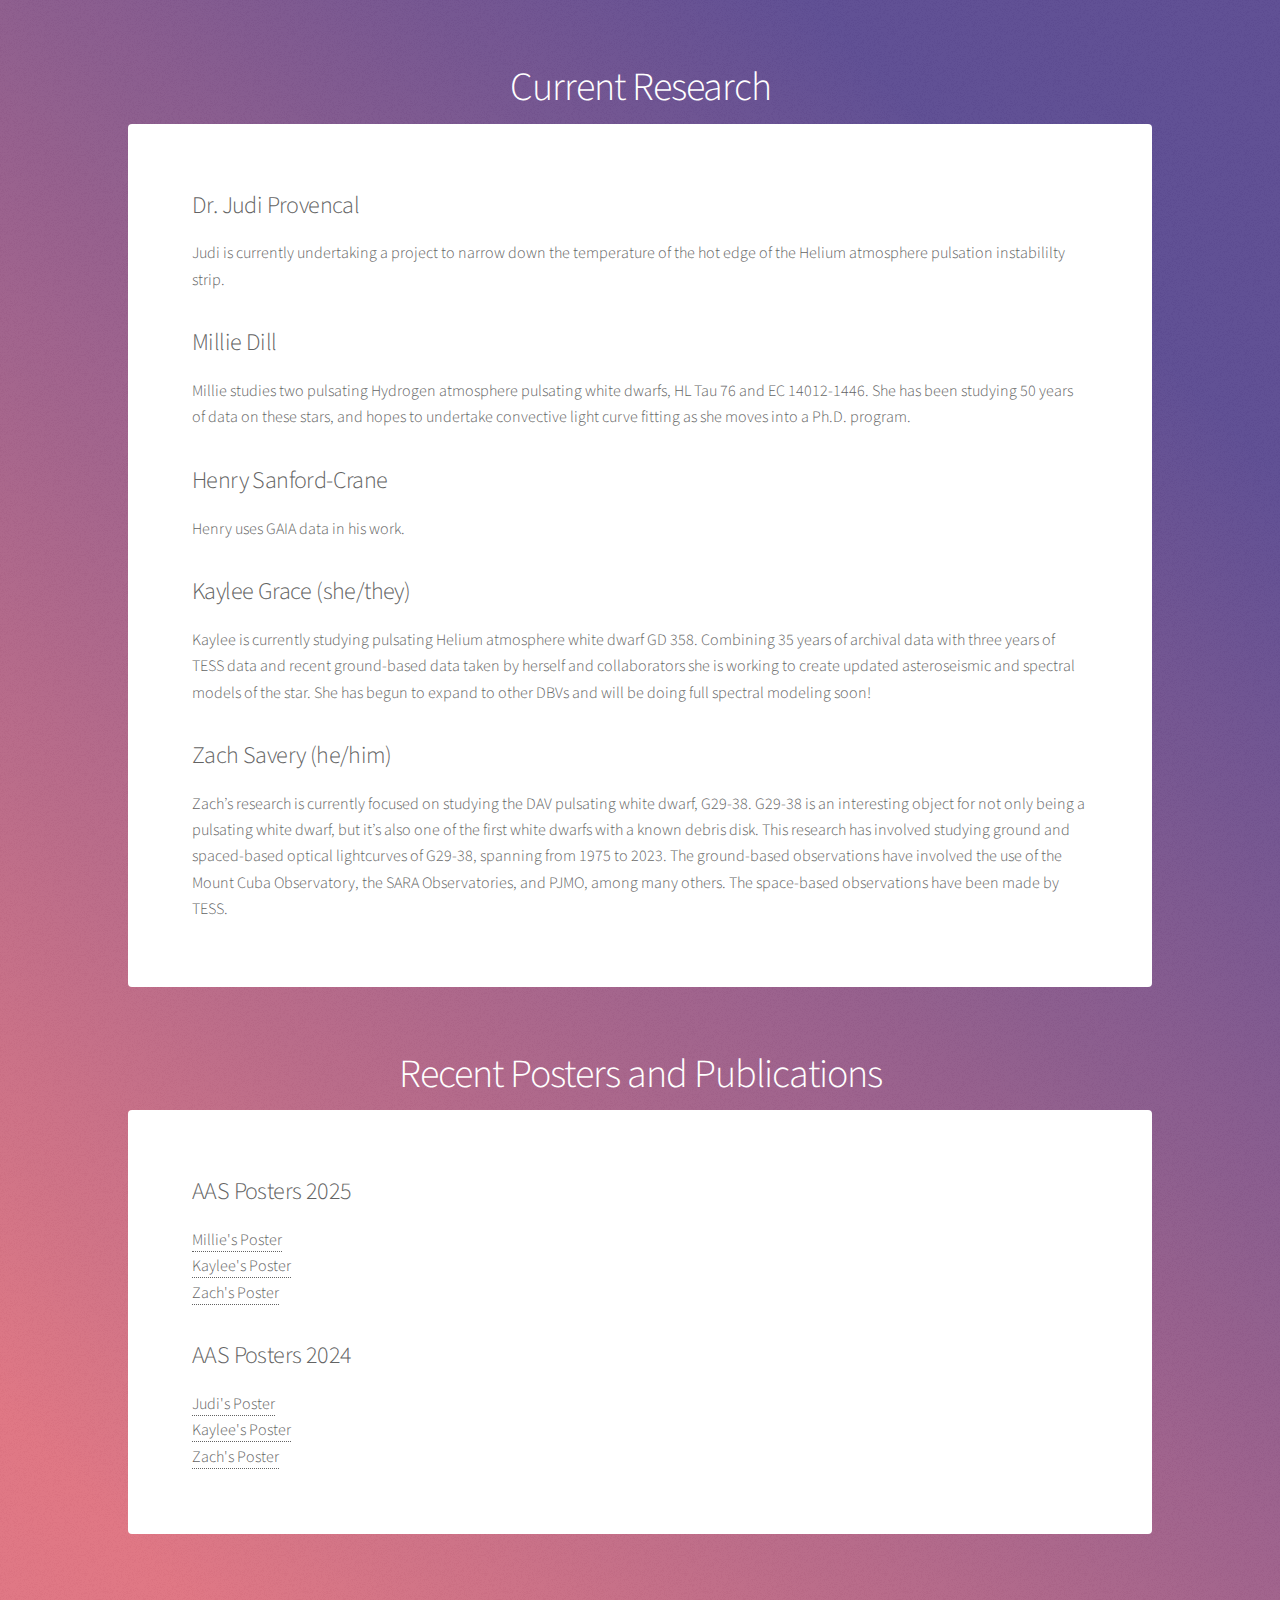
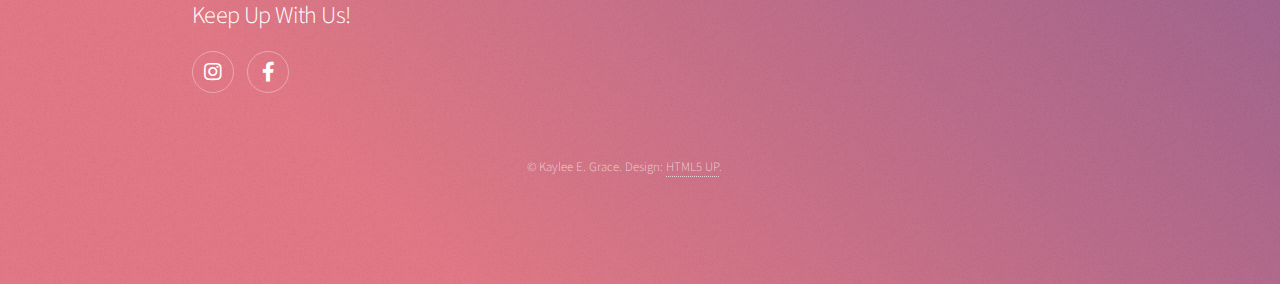
<file: currentprojects.html>
<!DOCTYPE HTML>
<!--
	Stellar by HTML5 UP
	html5up.net | @ajlkn
	Free for personal and commercial use under the CCA 3.0 license (html5up.net/license)
-->
<html>
	<head>
		<title>WDAC Research Group</title>
		<meta charset="utf-8" />
		<meta name="viewport" content="width=device-width, initial-scale=1, user-scalable=no" />
		<link rel="stylesheet" href="assets/css/main.css" />
		<noscript><link rel="stylesheet" href="assets/css/noscript.css" /></noscript>
	</head>
	<body class="is-preload">

		<!-- Wrapper -->
			<div id="wrapper">

				<!-- Header -->
					<header id="header">
						<h1>Current Research</h1>
					</header>

				<!-- Main -->
					<div id="main">

						<!-- Content -->
							<section id="content" class="main">
								<!--span class="image main"><img src="images/pic04.jpg" alt="" /></span-->
								<h2>Dr. Judi Provencal</h2>
								<p>Judi is currently undertaking a project to narrow down the temperature of the hot edge of the Helium atmosphere pulsation instabililty strip.</p>
								<h2>Millie Dill</h2>
								<p>Millie studies two pulsating Hydrogen atmosphere pulsating white dwarfs, HL Tau 76 and EC 14012-1446. She has been studying 50 years of data on 
								these stars, and hopes to undertake convective light curve fitting as she moves into a Ph.D. program.</p>
								<h2>Henry Sanford-Crane</h2>
								<p>Henry uses GAIA data in his work.</p>
								<h2>Kaylee Grace (she/they)</h2>
								<p>Kaylee is currently studying pulsating Helium atmosphere white dwarf GD 358. Combining 35 years of archival data with three years of TESS data
								and recent ground-based data taken by herself and collaborators she is working to create updated asteroseismic
								and spectral models of the star. She has begun to expand to other DBVs and will be doing full spectral modeling soon! </p>
								<h2>Zach Savery (he/him)</h2>
								<p>Zach’s research is currently focused on studying the DAV pulsating white dwarf, G29-38. G29-38 is an interesting object for not only being 
								a pulsating white dwarf, but it’s also one of the first white dwarfs with a known debris disk. This research has involved studying ground and 
								spaced-based optical lightcurves of G29-38, spanning from 1975 to 2023. The ground-based observations have involved the use of the Mount Cuba 
								Observatory, the SARA Observatories, and PJMO, among many others. The space-based observations have been made by TESS. </p>
							</section>

					</div>

				<!-- Header -->
					<header id="header">
						<h1>Recent Posters and Publications</h1>
					</header>

				<!-- Recent Work -->
					<div id="main">
							<section id="content" class="main">
							<h2>AAS Posters 2025</h2>
							<p><a href="https://aas245-aas.ipostersessions.com/?s=D2-6C-D8-CF-C3-62-18-99-5D-03-3C-AC-ED-6D-0E-67"><span>Millie's Poster</span></a> <br>
							<a href="https://aas245-aas.ipostersessions.com/?s=6C-39-43-28-F8-0B-3A-3A-2A-BC-22-AB-4C-7F-B2-AA"><span>Kaylee's Poster</span></a> <br>
							<a href="https://aas245-aas.ipostersessions.com/?s=1B-F4-E4-D6-3D-7A-16-37-29-F7-B4-9D-15-52-F0-50"><span>Zach's Poster</span></a></p>
								
							<h2>AAS Posters 2024</h2>
							<p><a href="https://aas243-aas.ipostersessions.com/?s=C5-2C-45-F3-D9-00-FB-DE-66-9B-FC-DF-97-FE-E3-39"><span>Judi's Poster</span></a> <br>
							<a href="https://aas243-aas.ipostersessions.com/?s=2D-F3-A0-1A-59-80-39-58-5A-51-00-3B-8C-33-09-92"><span>Kaylee's Poster</span></a> <br>
							<a href="https://aas243-aas.ipostersessions.com/?s=58-86-91-D5-12-3D-3E-BE-60-C2-FE-81-DC-DA-E1-D2"><span>Zach's Poster</span></a></p>
							</section>

					</div>

				<!-- Footer -->
					<footer id="footer">
						<section>
							<h2>Keep Up With Us!</h2>
							<ul class="icons">
								<li><a href="https://www.instagram.com/mountcubaao/" class="icon brands fa-instagram alt"><span class="label">Instagram</span></a></li>
								<li><a href="https://www.facebook.com/mountcuba.org" class="icon brands fa-facebook-f alt"><span class="label">Facebook</span></a></li>
							</ul>
						</section>
						<p class="copyright">&copy; Kaylee E. Grace. Design: <a href="https://html5up.net">HTML5 UP</a>.</p>
					</footer>

			</div>

		<!-- Scripts -->
			<script src="assets/js/jquery.min.js"></script>
			<script src="assets/js/jquery.scrollex.min.js"></script>
			<script src="assets/js/jquery.scrolly.min.js"></script>
			<script src="assets/js/browser.min.js"></script>
			<script src="assets/js/breakpoints.min.js"></script>
			<script src="assets/js/util.js"></script>
			<script src="assets/js/main.js"></script>

	</body>
</html>
</file>
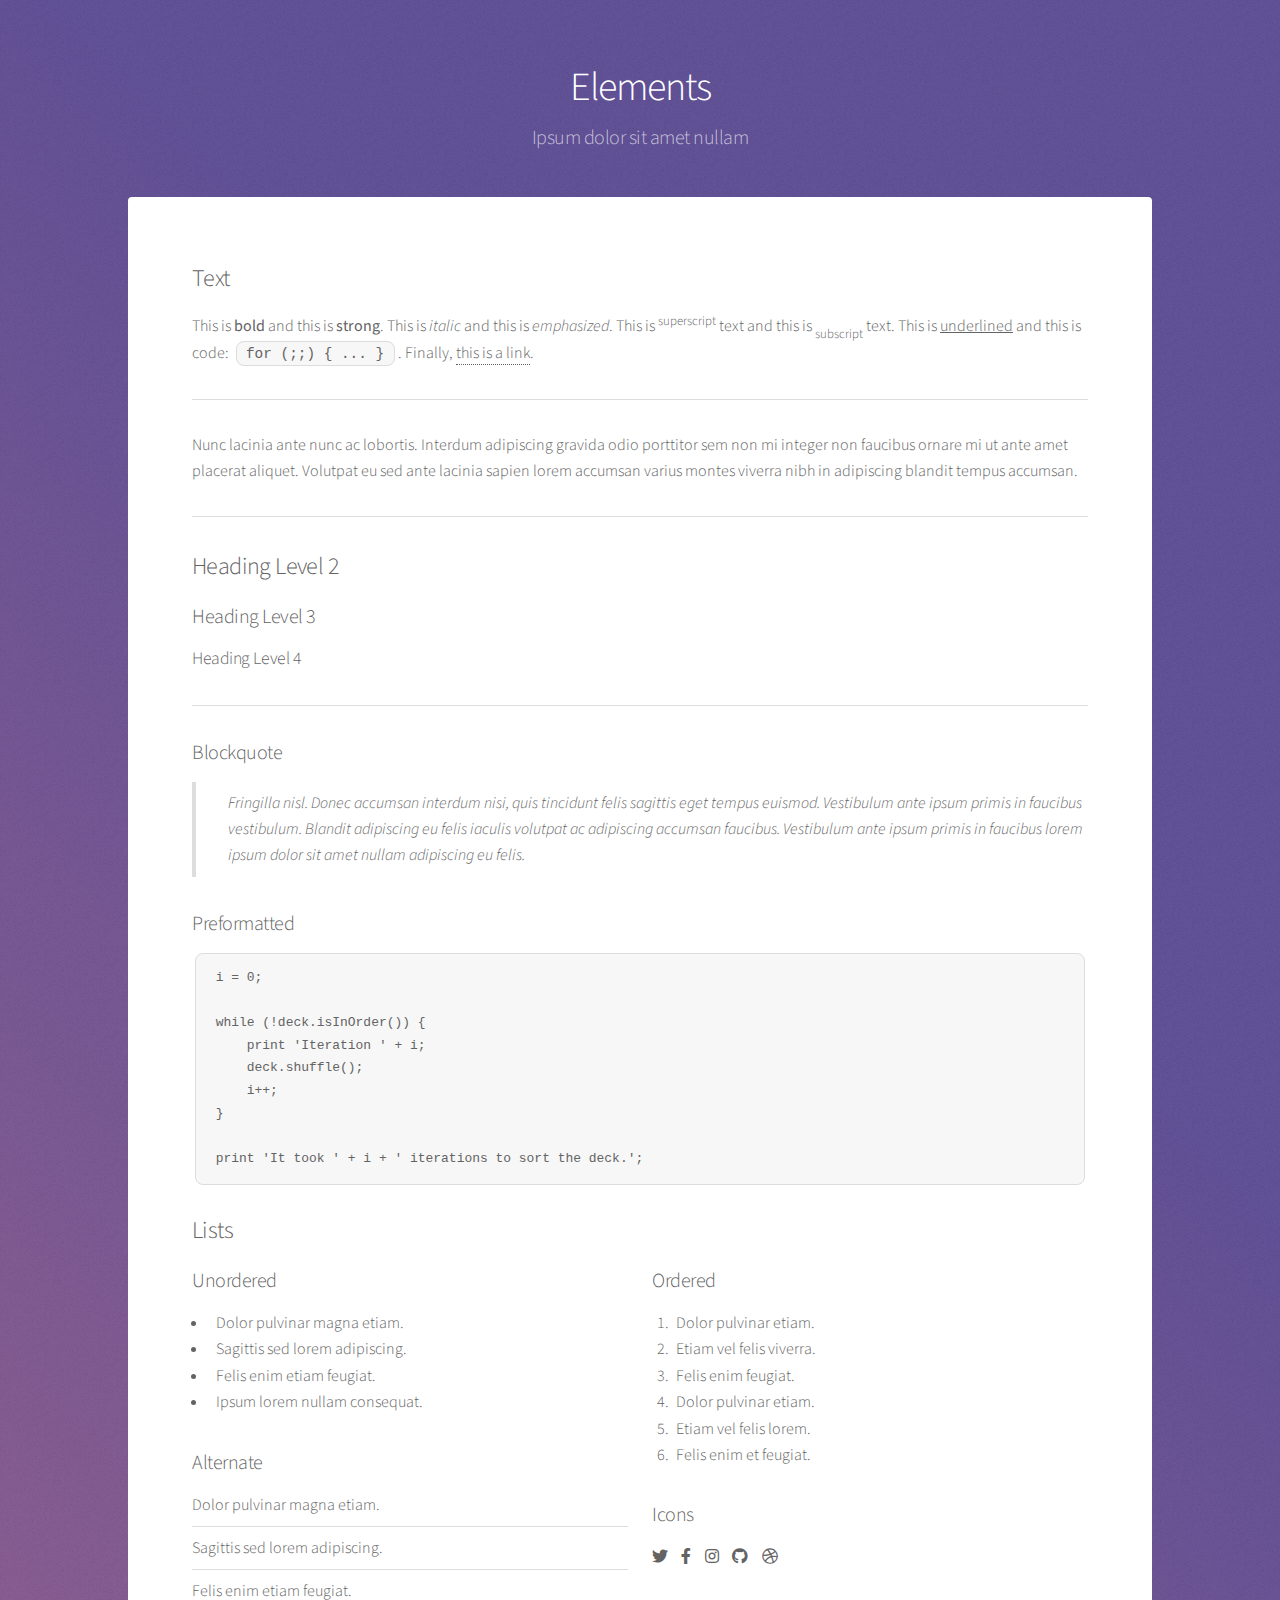
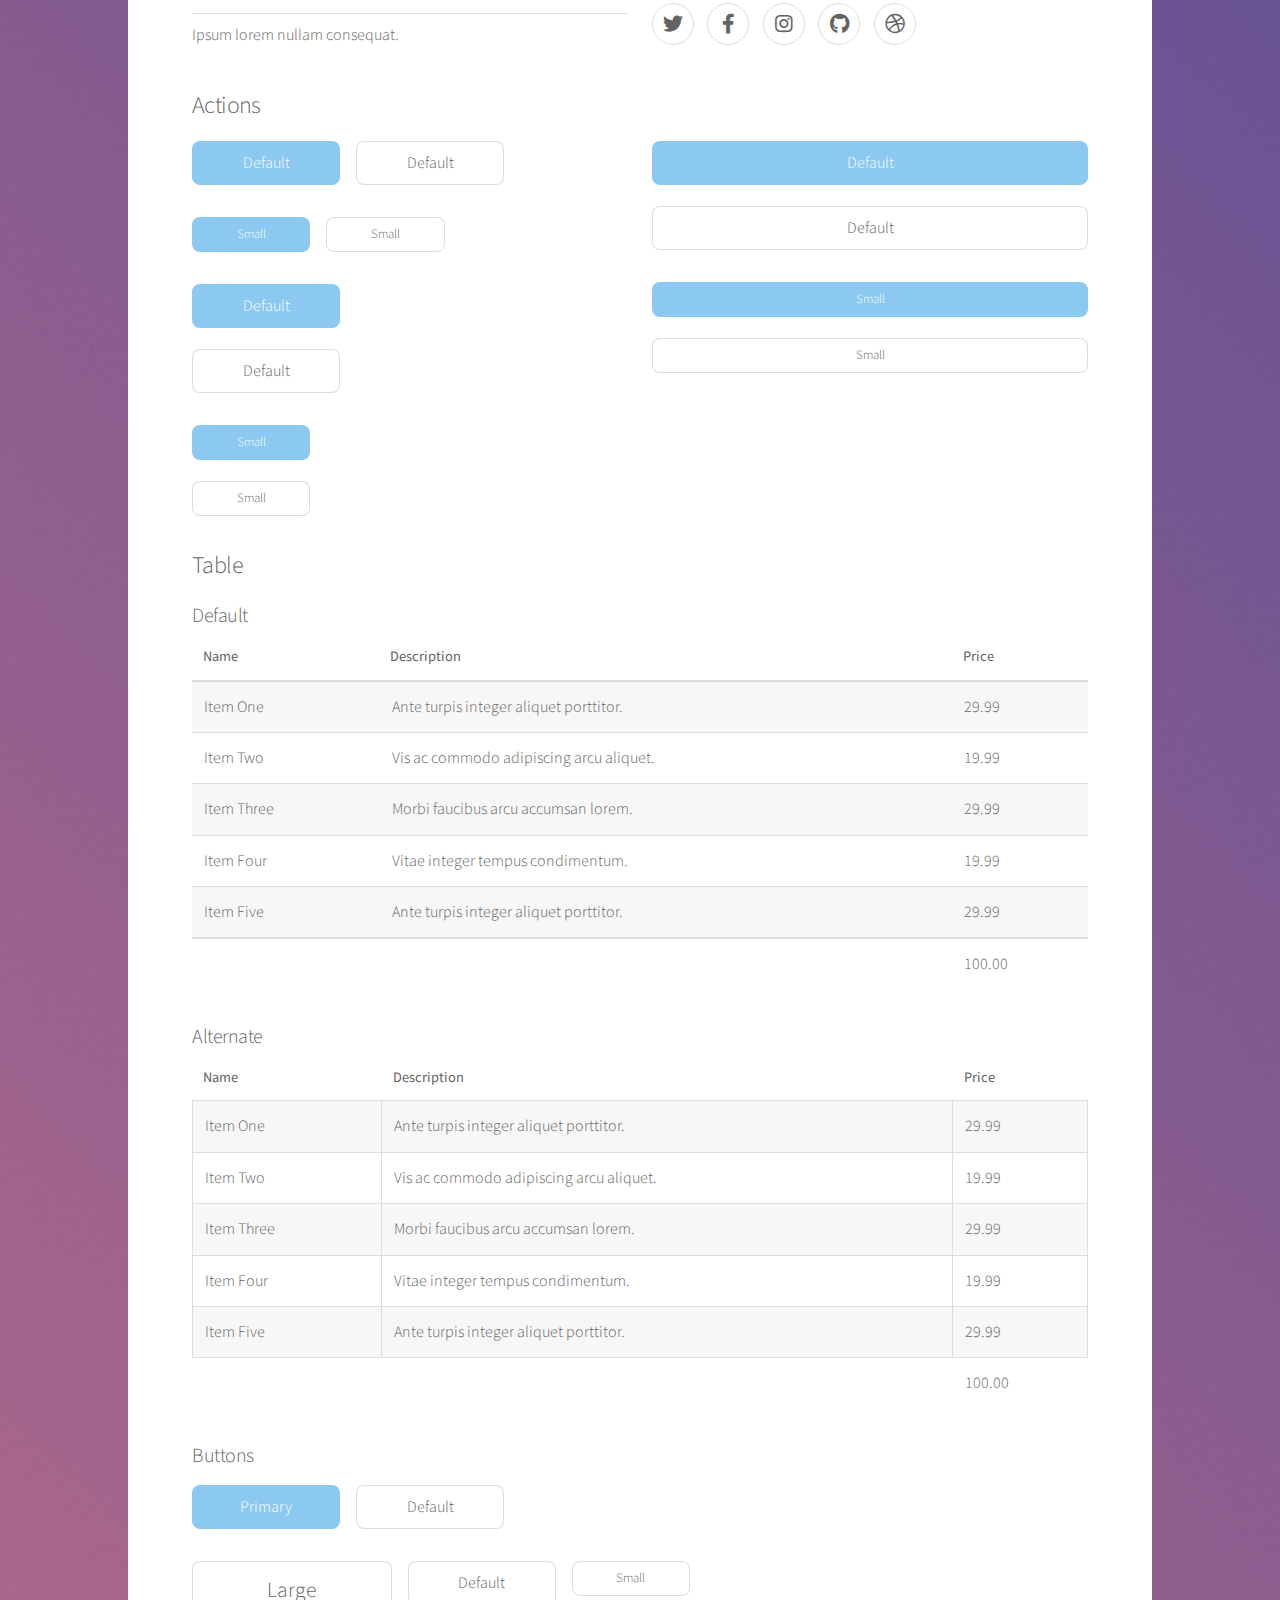
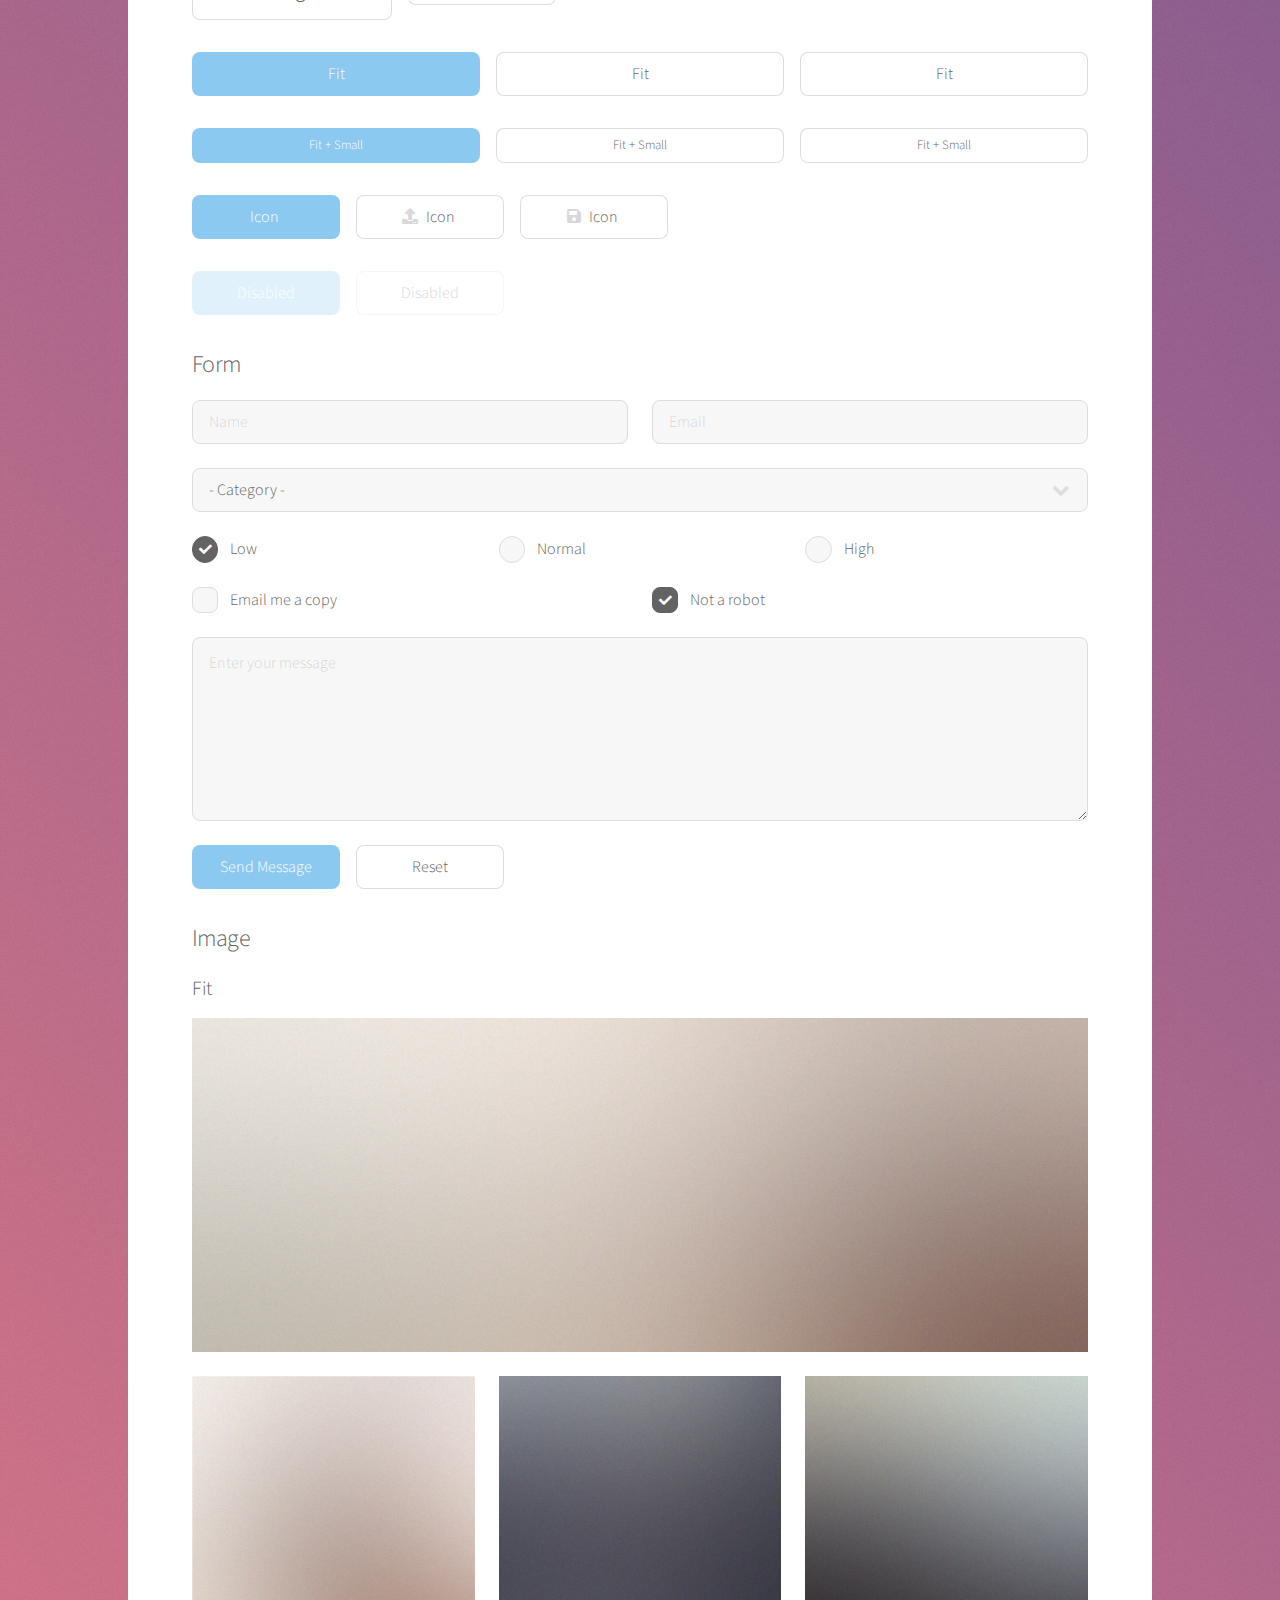
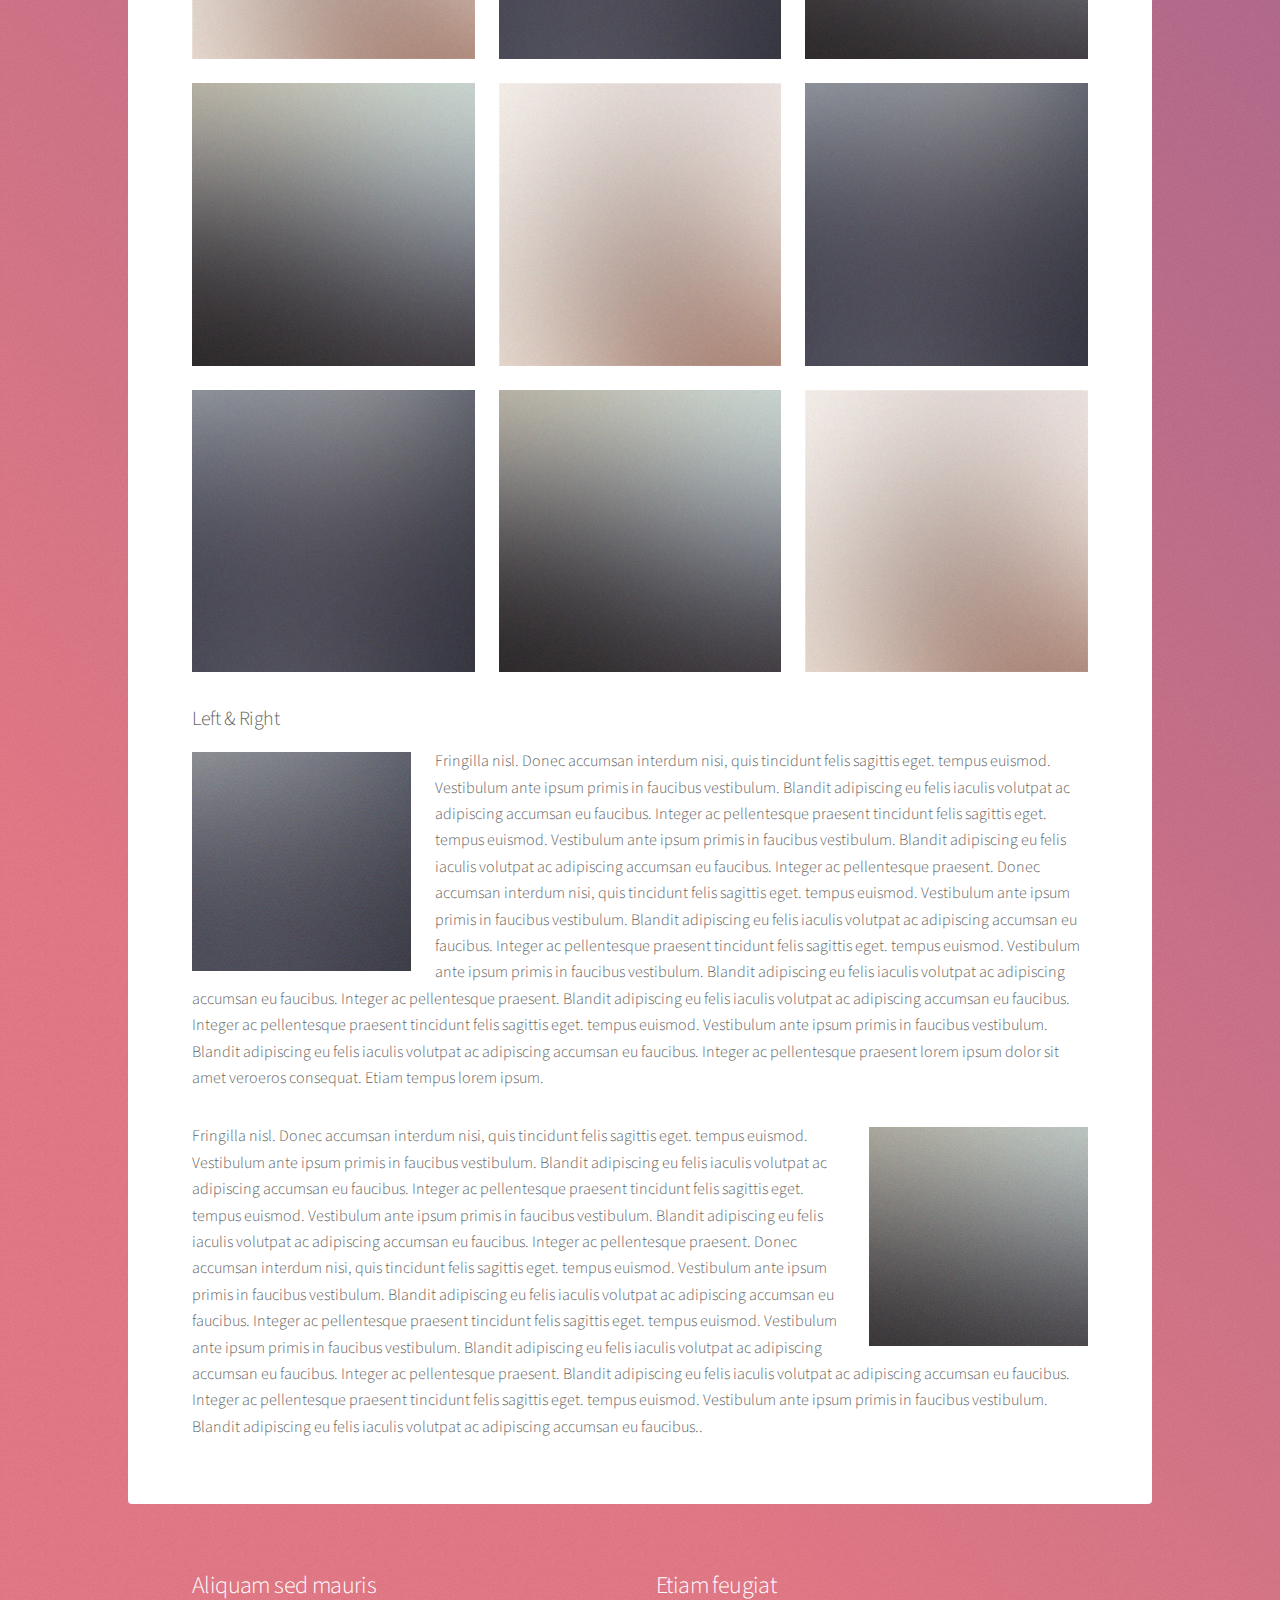
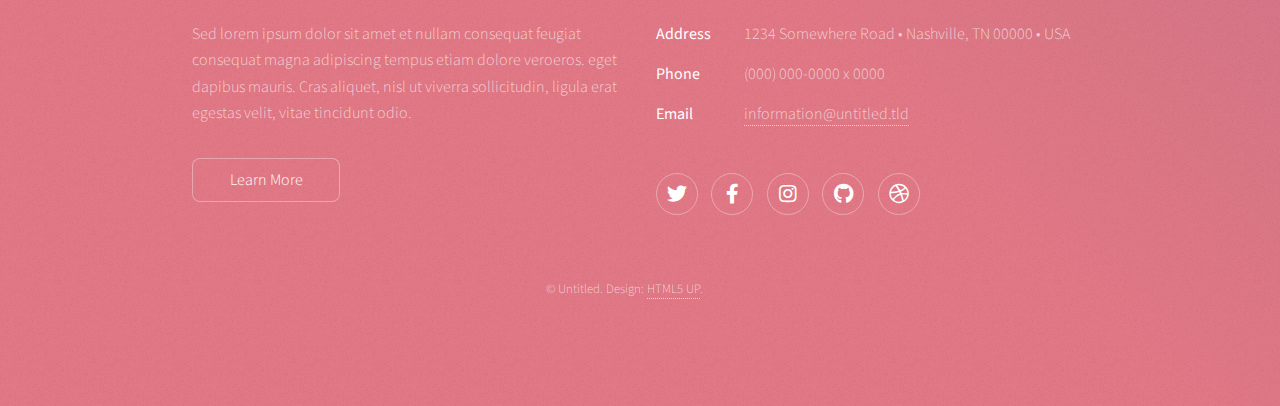
<file: elements.html>
<!DOCTYPE HTML>
<!--
	Stellar by HTML5 UP
	html5up.net | @ajlkn
	Free for personal and commercial use under the CCA 3.0 license (html5up.net/license)
-->
<html>
	<head>
		<title>Elements - Stellar by HTML5 UP</title>
		<meta charset="utf-8" />
		<meta name="viewport" content="width=device-width, initial-scale=1, user-scalable=no" />
		<link rel="stylesheet" href="assets/css/main.css" />
		<noscript><link rel="stylesheet" href="assets/css/noscript.css" /></noscript>
	</head>
	<body class="is-preload">

		<!-- Wrapper -->
			<div id="wrapper">

				<!-- Header -->
					<header id="header">
						<h1>Elements</h1>
						<p>Ipsum dolor sit amet nullam</p>
					</header>

				<!-- Main -->
					<div id="main">

						<!-- Content -->
							<section id="content" class="main">

								<!-- Text -->
									<section>
										<h2>Text</h2>
										<p>This is <b>bold</b> and this is <strong>strong</strong>. This is <i>italic</i> and this is <em>emphasized</em>.
										This is <sup>superscript</sup> text and this is <sub>subscript</sub> text.
										This is <u>underlined</u> and this is code: <code>for (;;) { ... }</code>. Finally, <a href="#">this is a link</a>.</p>
										<hr />
										<p>Nunc lacinia ante nunc ac lobortis. Interdum adipiscing gravida odio porttitor sem non mi integer non faucibus ornare mi ut ante amet placerat aliquet. Volutpat eu sed ante lacinia sapien lorem accumsan varius montes viverra nibh in adipiscing blandit tempus accumsan.</p>
										<hr />
										<h2>Heading Level 2</h2>
										<h3>Heading Level 3</h3>
										<h4>Heading Level 4</h4>
										<hr />
										<h3>Blockquote</h3>
										<blockquote>Fringilla nisl. Donec accumsan interdum nisi, quis tincidunt felis sagittis eget tempus euismod. Vestibulum ante ipsum primis in faucibus vestibulum. Blandit adipiscing eu felis iaculis volutpat ac adipiscing accumsan faucibus. Vestibulum ante ipsum primis in faucibus lorem ipsum dolor sit amet nullam adipiscing eu felis.</blockquote>
										<h3>Preformatted</h3>
										<pre><code>i = 0;

while (!deck.isInOrder()) {
    print 'Iteration ' + i;
    deck.shuffle();
    i++;
}

print 'It took ' + i + ' iterations to sort the deck.';</code></pre>
									</section>

								<!-- Lists -->
									<section>
										<h2>Lists</h2>
										<div class="row">
											<div class="col-6 col-12-medium">
												<h3>Unordered</h3>
												<ul>
													<li>Dolor pulvinar magna etiam.</li>
													<li>Sagittis sed lorem adipiscing.</li>
													<li>Felis enim etiam feugiat.</li>
													<li>Ipsum lorem nullam consequat.</li>
												</ul>
												<h3>Alternate</h3>
												<ul class="alt">
													<li>Dolor pulvinar magna etiam.</li>
													<li>Sagittis sed lorem adipiscing.</li>
													<li>Felis enim etiam feugiat.</li>
													<li>Ipsum lorem nullam consequat.</li>
												</ul>
											</div>
											<div class="col-6 col-12-medium">
												<h3>Ordered</h3>
												<ol>
													<li>Dolor pulvinar etiam.</li>
													<li>Etiam vel felis viverra.</li>
													<li>Felis enim feugiat.</li>
													<li>Dolor pulvinar etiam.</li>
													<li>Etiam vel felis lorem.</li>
													<li>Felis enim et feugiat.</li>
												</ol>
												<h3>Icons</h3>
												<ul class="icons">
													<li><a href="#" class="icon brands fa-twitter"><span class="label">Twitter</span></a></li>
													<li><a href="#" class="icon brands fa-facebook-f"><span class="label">Facebook</span></a></li>
													<li><a href="#" class="icon brands fa-instagram"><span class="label">Instagram</span></a></li>
													<li><a href="#" class="icon brands fa-github"><span class="label">GitHub</span></a></li>
													<li><a href="#" class="icon brands fa-dribbble"><span class="label">Dribbble</span></a></li>
												</ul>
												<ul class="icons">
													<li><a href="#" class="icon brands alt fa-twitter"><span class="label">Twitter</span></a></li>
													<li><a href="#" class="icon brands alt fa-facebook-f"><span class="label">Facebook</span></a></li>
													<li><a href="#" class="icon brands alt fa-instagram"><span class="label">Instagram</span></a></li>
													<li><a href="#" class="icon brands alt fa-github"><span class="label">GitHub</span></a></li>
													<li><a href="#" class="icon brands alt fa-dribbble"><span class="label">Dribbble</span></a></li>
												</ul>
											</div>
										</div>
										<h2>Actions</h2>
										<div class="row">
											<div class="col-6 col-12-medium">
												<ul class="actions">
													<li><a href="#" class="button primary">Default</a></li>
													<li><a href="#" class="button">Default</a></li>
												</ul>
												<ul class="actions small">
													<li><a href="#" class="button primary small">Small</a></li>
													<li><a href="#" class="button small">Small</a></li>
												</ul>
												<ul class="actions stacked">
													<li><a href="#" class="button primary">Default</a></li>
													<li><a href="#" class="button">Default</a></li>
												</ul>
												<ul class="actions stacked">
													<li><a href="#" class="button primary small">Small</a></li>
													<li><a href="#" class="button small">Small</a></li>
												</ul>
											</div>
											<div class="col-6 col-12-medium">
												<ul class="actions stacked">
													<li><a href="#" class="button primary fit">Default</a></li>
													<li><a href="#" class="button fit">Default</a></li>
												</ul>
												<ul class="actions stacked">
													<li><a href="#" class="button primary small fit">Small</a></li>
													<li><a href="#" class="button small fit">Small</a></li>
												</ul>
											</div>
										</div>
									</section>

								<!-- Table -->
									<section>
										<h2>Table</h2>
										<h3>Default</h3>
										<div class="table-wrapper">
											<table>
												<thead>
													<tr>
														<th>Name</th>
														<th>Description</th>
														<th>Price</th>
													</tr>
												</thead>
												<tbody>
													<tr>
														<td>Item One</td>
														<td>Ante turpis integer aliquet porttitor.</td>
														<td>29.99</td>
													</tr>
													<tr>
														<td>Item Two</td>
														<td>Vis ac commodo adipiscing arcu aliquet.</td>
														<td>19.99</td>
													</tr>
													<tr>
														<td>Item Three</td>
														<td> Morbi faucibus arcu accumsan lorem.</td>
														<td>29.99</td>
													</tr>
													<tr>
														<td>Item Four</td>
														<td>Vitae integer tempus condimentum.</td>
														<td>19.99</td>
													</tr>
													<tr>
														<td>Item Five</td>
														<td>Ante turpis integer aliquet porttitor.</td>
														<td>29.99</td>
													</tr>
												</tbody>
												<tfoot>
													<tr>
														<td colspan="2"></td>
														<td>100.00</td>
													</tr>
												</tfoot>
											</table>
										</div>

										<h3>Alternate</h3>
										<div class="table-wrapper">
											<table class="alt">
												<thead>
													<tr>
														<th>Name</th>
														<th>Description</th>
														<th>Price</th>
													</tr>
												</thead>
												<tbody>
													<tr>
														<td>Item One</td>
														<td>Ante turpis integer aliquet porttitor.</td>
														<td>29.99</td>
													</tr>
													<tr>
														<td>Item Two</td>
														<td>Vis ac commodo adipiscing arcu aliquet.</td>
														<td>19.99</td>
													</tr>
													<tr>
														<td>Item Three</td>
														<td> Morbi faucibus arcu accumsan lorem.</td>
														<td>29.99</td>
													</tr>
													<tr>
														<td>Item Four</td>
														<td>Vitae integer tempus condimentum.</td>
														<td>19.99</td>
													</tr>
													<tr>
														<td>Item Five</td>
														<td>Ante turpis integer aliquet porttitor.</td>
														<td>29.99</td>
													</tr>
												</tbody>
												<tfoot>
													<tr>
														<td colspan="2"></td>
														<td>100.00</td>
													</tr>
												</tfoot>
											</table>
										</div>
									</section>

								<!-- Buttons -->
									<section>
										<h3>Buttons</h3>
										<ul class="actions">
											<li><a href="#" class="button primary">Primary</a></li>
											<li><a href="#" class="button">Default</a></li>
										</ul>
										<ul class="actions">
											<li><a href="#" class="button large">Large</a></li>
											<li><a href="#" class="button">Default</a></li>
											<li><a href="#" class="button small">Small</a></li>
										</ul>
										<ul class="actions fit">
											<li><a href="#" class="button primary fit">Fit</a></li>
											<li><a href="#" class="button fit">Fit</a></li>
											<li><a href="#" class="button fit">Fit</a></li>
										</ul>
										<ul class="actions fit small">
											<li><a href="#" class="button primary fit small">Fit + Small</a></li>
											<li><a href="#" class="button fit small">Fit + Small</a></li>
											<li><a href="#" class="button fit small">Fit + Small</a></li>
										</ul>
										<ul class="actions">
											<li><a href="#" class="button primary icon solidfa-download">Icon</a></li>
											<li><a href="#" class="button icon solid fa-upload">Icon</a></li>
											<li><a href="#" class="button icon solid fa-save">Icon</a></li>
										</ul>
										<ul class="actions">
											<li><span class="button primary disabled">Disabled</span></li>
											<li><span class="button disabled">Disabled</span></li>
										</ul>
									</section>

								<!-- Form -->
									<section>
										<h2>Form</h2>
										<form method="post" action="#">
											<div class="row gtr-uniform">
												<div class="col-6 col-12-xsmall">
													<input type="text" name="demo-name" id="demo-name" value="" placeholder="Name" />
												</div>
												<div class="col-6 col-12-xsmall">
													<input type="email" name="demo-email" id="demo-email" value="" placeholder="Email" />
												</div>
												<div class="col-12">
													<select name="demo-category" id="demo-category">
														<option value="">- Category -</option>
														<option value="1">Manufacturing</option>
														<option value="1">Shipping</option>
														<option value="1">Administration</option>
														<option value="1">Human Resources</option>
													</select>
												</div>
												<div class="col-4 col-12-small">
													<input type="radio" id="demo-priority-low" name="demo-priority" checked>
													<label for="demo-priority-low">Low</label>
												</div>
												<div class="col-4 col-12-small">
													<input type="radio" id="demo-priority-normal" name="demo-priority">
													<label for="demo-priority-normal">Normal</label>
												</div>
												<div class="col-4 col-12-small">
													<input type="radio" id="demo-priority-high" name="demo-priority">
													<label for="demo-priority-high">High</label>
												</div>
												<div class="col-6 col-12-small">
													<input type="checkbox" id="demo-copy" name="demo-copy">
													<label for="demo-copy">Email me a copy</label>
												</div>
												<div class="col-6 col-12-small">
													<input type="checkbox" id="demo-human" name="demo-human" checked>
													<label for="demo-human">Not a robot</label>
												</div>
												<div class="col-12">
													<textarea name="demo-message" id="demo-message" placeholder="Enter your message" rows="6"></textarea>
												</div>
												<div class="col-12">
													<ul class="actions">
														<li><input type="submit" value="Send Message" class="primary" /></li>
														<li><input type="reset" value="Reset" /></li>
													</ul>
												</div>
											</div>
										</form>
									</section>

								<!-- Image -->
									<section>
										<h2>Image</h2>
										<h3>Fit</h3>
										<div class="box alt">
											<div class="row gtr-uniform">
												<div class="col-12"><span class="image fit"><img src="images/pic04.jpg" alt="" /></span></div>
												<div class="col-4"><span class="image fit"><img src="images/pic01.jpg" alt="" /></span></div>
												<div class="col-4"><span class="image fit"><img src="images/pic02.jpg" alt="" /></span></div>
												<div class="col-4"><span class="image fit"><img src="images/pic03.jpg" alt="" /></span></div>
												<div class="col-4"><span class="image fit"><img src="images/pic03.jpg" alt="" /></span></div>
												<div class="col-4"><span class="image fit"><img src="images/pic01.jpg" alt="" /></span></div>
												<div class="col-4"><span class="image fit"><img src="images/pic02.jpg" alt="" /></span></div>
												<div class="col-4"><span class="image fit"><img src="images/pic02.jpg" alt="" /></span></div>
												<div class="col-4"><span class="image fit"><img src="images/pic03.jpg" alt="" /></span></div>
												<div class="col-4"><span class="image fit"><img src="images/pic01.jpg" alt="" /></span></div>
											</div>
										</div>
										<h3>Left &amp; Right</h3>
										<p><span class="image left"><img src="images/pic05.jpg" alt="" /></span>Fringilla nisl. Donec accumsan interdum nisi, quis tincidunt felis sagittis eget. tempus euismod. Vestibulum ante ipsum primis in faucibus vestibulum. Blandit adipiscing eu felis iaculis volutpat ac adipiscing accumsan eu faucibus. Integer ac pellentesque praesent tincidunt felis sagittis eget. tempus euismod. Vestibulum ante ipsum primis in faucibus vestibulum. Blandit adipiscing eu felis iaculis volutpat ac adipiscing accumsan eu faucibus. Integer ac pellentesque praesent. Donec accumsan interdum nisi, quis tincidunt felis sagittis eget. tempus euismod. Vestibulum ante ipsum primis in faucibus vestibulum. Blandit adipiscing eu felis iaculis volutpat ac adipiscing accumsan eu faucibus. Integer ac pellentesque praesent tincidunt felis sagittis eget. tempus euismod. Vestibulum ante ipsum primis in faucibus vestibulum. Blandit adipiscing eu felis iaculis volutpat ac adipiscing accumsan eu faucibus. Integer ac pellentesque praesent. Blandit adipiscing eu felis iaculis volutpat ac adipiscing accumsan eu faucibus. Integer ac pellentesque praesent tincidunt felis sagittis eget. tempus euismod. Vestibulum ante ipsum primis in faucibus vestibulum. Blandit adipiscing eu felis iaculis volutpat ac adipiscing accumsan eu faucibus. Integer ac pellentesque praesent lorem ipsum dolor sit amet veroeros consequat. Etiam tempus lorem ipsum.</p>
										<p><span class="image right"><img src="images/pic06.jpg" alt="" /></span>Fringilla nisl. Donec accumsan interdum nisi, quis tincidunt felis sagittis eget. tempus euismod. Vestibulum ante ipsum primis in faucibus vestibulum. Blandit adipiscing eu felis iaculis volutpat ac adipiscing accumsan eu faucibus. Integer ac pellentesque praesent tincidunt felis sagittis eget. tempus euismod. Vestibulum ante ipsum primis in faucibus vestibulum. Blandit adipiscing eu felis iaculis volutpat ac adipiscing accumsan eu faucibus. Integer ac pellentesque praesent. Donec accumsan interdum nisi, quis tincidunt felis sagittis eget. tempus euismod. Vestibulum ante ipsum primis in faucibus vestibulum. Blandit adipiscing eu felis iaculis volutpat ac adipiscing accumsan eu faucibus. Integer ac pellentesque praesent tincidunt felis sagittis eget. tempus euismod. Vestibulum ante ipsum primis in faucibus vestibulum. Blandit adipiscing eu felis iaculis volutpat ac adipiscing accumsan eu faucibus. Integer ac pellentesque praesent. Blandit adipiscing eu felis iaculis volutpat ac adipiscing accumsan eu faucibus. Integer ac pellentesque praesent tincidunt felis sagittis eget. tempus euismod. Vestibulum ante ipsum primis in faucibus vestibulum. Blandit adipiscing eu felis iaculis volutpat ac adipiscing accumsan eu faucibus..</p>
									</section>

							</section>

					</div>

				<!-- Footer -->
					<footer id="footer">
						<section>
							<h2>Aliquam sed mauris</h2>
							<p>Sed lorem ipsum dolor sit amet et nullam consequat feugiat consequat magna adipiscing tempus etiam dolore veroeros. eget dapibus mauris. Cras aliquet, nisl ut viverra sollicitudin, ligula erat egestas velit, vitae tincidunt odio.</p>
							<ul class="actions">
								<li><a href="#" class="button">Learn More</a></li>
							</ul>
						</section>
						<section>
							<h2>Etiam feugiat</h2>
							<dl class="alt">
								<dt>Address</dt>
								<dd>1234 Somewhere Road &bull; Nashville, TN 00000 &bull; USA</dd>
								<dt>Phone</dt>
								<dd>(000) 000-0000 x 0000</dd>
								<dt>Email</dt>
								<dd><a href="#">information@untitled.tld</a></dd>
							</dl>
							<ul class="icons">
								<li><a href="#" class="icon brands fa-twitter alt"><span class="label">Twitter</span></a></li>
								<li><a href="#" class="icon brands fa-facebook-f alt"><span class="label">Facebook</span></a></li>
								<li><a href="#" class="icon brands fa-instagram alt"><span class="label">Instagram</span></a></li>
								<li><a href="#" class="icon brands fa-github alt"><span class="label">GitHub</span></a></li>
								<li><a href="#" class="icon brands fa-dribbble alt"><span class="label">Dribbble</span></a></li>
							</ul>
						</section>
						<p class="copyright">&copy; Untitled. Design: <a href="https://html5up.net">HTML5 UP</a>.</p>
					</footer>

			</div>

		<!-- Scripts -->
			<script src="assets/js/jquery.min.js"></script>
			<script src="assets/js/jquery.scrollex.min.js"></script>
			<script src="assets/js/jquery.scrolly.min.js"></script>
			<script src="assets/js/browser.min.js"></script>
			<script src="assets/js/breakpoints.min.js"></script>
			<script src="assets/js/util.js"></script>
			<script src="assets/js/main.js"></script>

	</body>
</html>
</file>
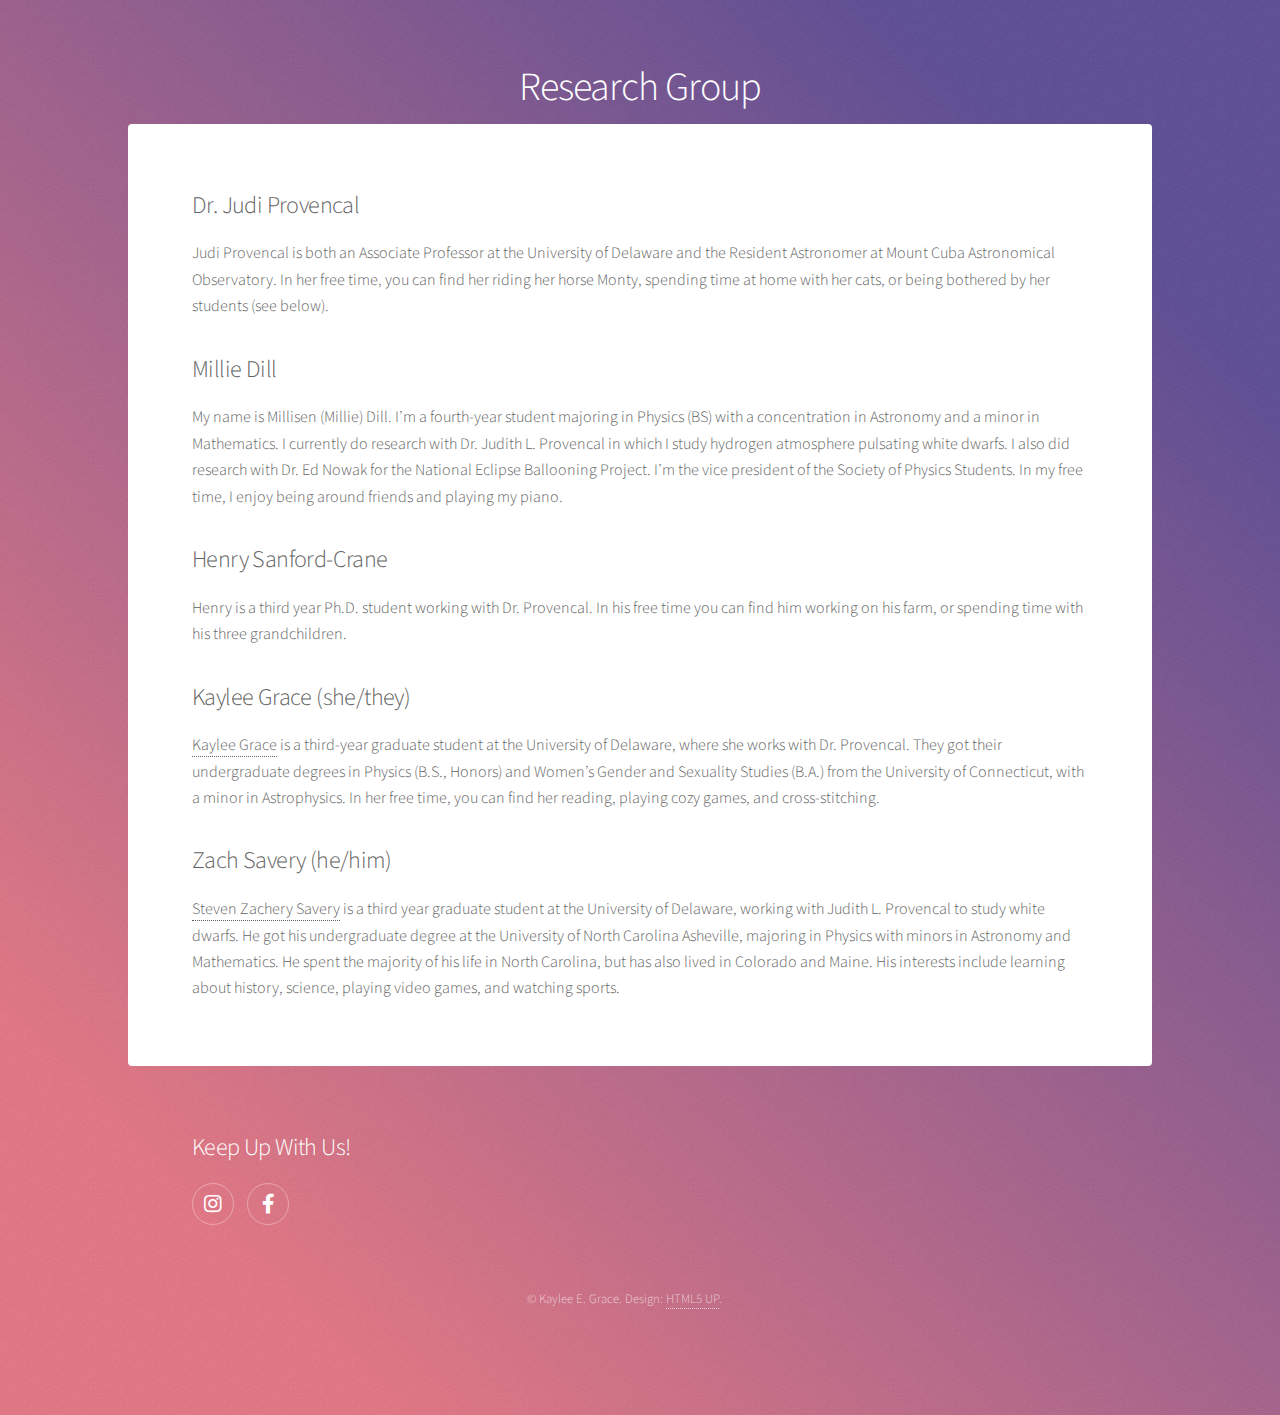
<file: researchgroup.html>
<!DOCTYPE HTML>
<!--
	Stellar by HTML5 UP
	html5up.net | @ajlkn
	Free for personal and commercial use under the CCA 3.0 license (html5up.net/license)
-->
<html>
	<head>
		<title>WDAC Research Group</title>
		<meta charset="utf-8" />
		<meta name="viewport" content="width=device-width, initial-scale=1, user-scalable=no" />
		<link rel="stylesheet" href="assets/css/main.css" />
		<noscript><link rel="stylesheet" href="assets/css/noscript.css" /></noscript>
	</head>
	<body class="is-preload">

		<!-- Wrapper -->
			<div id="wrapper">

				<!-- Header -->
					<header id="header">
						<h1>Research Group</h1>
					</header>

				<!-- Main -->
					<div id="main">

						<!-- Content -->
							<section id="content" class="main">
								<!--span class="image main"><img src="images/pic04.jpg" alt="" /></span-->
								<h2>Dr. Judi Provencal</h2>
								<p>Judi Provencal is both an Associate Professor at the University of Delaware and the Resident Astronomer at Mount Cuba Astronomical Observatory. In her free time,
								you can find her riding her horse Monty, spending time at home with her cats, or being bothered by her students (see below).</p>
								
								<h2>Millie Dill</h2>
								<p>My name is Millisen (Millie) Dill. I’m a fourth-year student majoring in Physics (BS) with a concentration in Astronomy and a minor in Mathematics. 
								I currently do research with Dr. Judith L. Provencal in which I study hydrogen atmosphere pulsating white dwarfs. I 
								also did research with Dr. Ed Nowak for the National Eclipse Ballooning Project. I’m the vice president of the Society of Physics Students. In my free 
								time, I enjoy being around friends and playing my piano. </p>
								
								<h2>Henry Sanford-Crane</h2>
								<p>Henry is a third year Ph.D. student working with Dr. Provencal. In his free time you can find him working on his farm, or spending time with his three grandchildren.</p>
								
								<h2>Kaylee Grace (she/they)</h2>
								<p><a href="https://kaygrace.github.io/">Kaylee Grace</a> is a third-year graduate student at the University of Delaware, where she works with Dr. 
								Provencal. They got their undergraduate degrees in Physics (B.S., Honors) and Women’s Gender and Sexuality Studies (B.A.) from the University of 
								Connecticut, with a minor in Astrophysics. In her free time, you can find her reading, playing cozy games, and cross-stitching. </p>
								
								<h2>Zach Savery (he/him)</h2>
								<p><a href="https://orcid.org/0009-0003-5777-092X">Steven Zachery Savery</a> is a third year graduate student at the University of Delaware, working with Judith L. Provencal to study white dwarfs. 
								He got his undergraduate degree at the University of North Carolina Asheville, majoring in Physics with minors in Astronomy and Mathematics. He spent 
								the majority of his life in North Carolina, but has also lived in Colorado and Maine. His interests include learning about history, science, playing 
								video games, and watching sports. </p>
							</section>

					</div>

				<!-- Footer -->
					<footer id="footer">
						<section>
							<h2>Keep Up With Us!</h2>
							<ul class="icons">
								<li><a href="https://www.instagram.com/mountcubaao/" class="icon brands fa-instagram alt"><span class="label">Instagram</span></a></li>
								<li><a href="https://www.facebook.com/mountcuba.org" class="icon brands fa-facebook-f alt"><span class="label">Facebook</span></a></li>
							</ul>
						</section>
						<p class="copyright">&copy; Kaylee E. Grace. Design: <a href="https://html5up.net">HTML5 UP</a>.</p>
					</footer>

			</div>

		<!-- Scripts -->
			<script src="assets/js/jquery.min.js"></script>
			<script src="assets/js/jquery.scrollex.min.js"></script>
			<script src="assets/js/jquery.scrolly.min.js"></script>
			<script src="assets/js/browser.min.js"></script>
			<script src="assets/js/breakpoints.min.js"></script>
			<script src="assets/js/util.js"></script>
			<script src="assets/js/main.js"></script>

	</body>
</html>
</file>
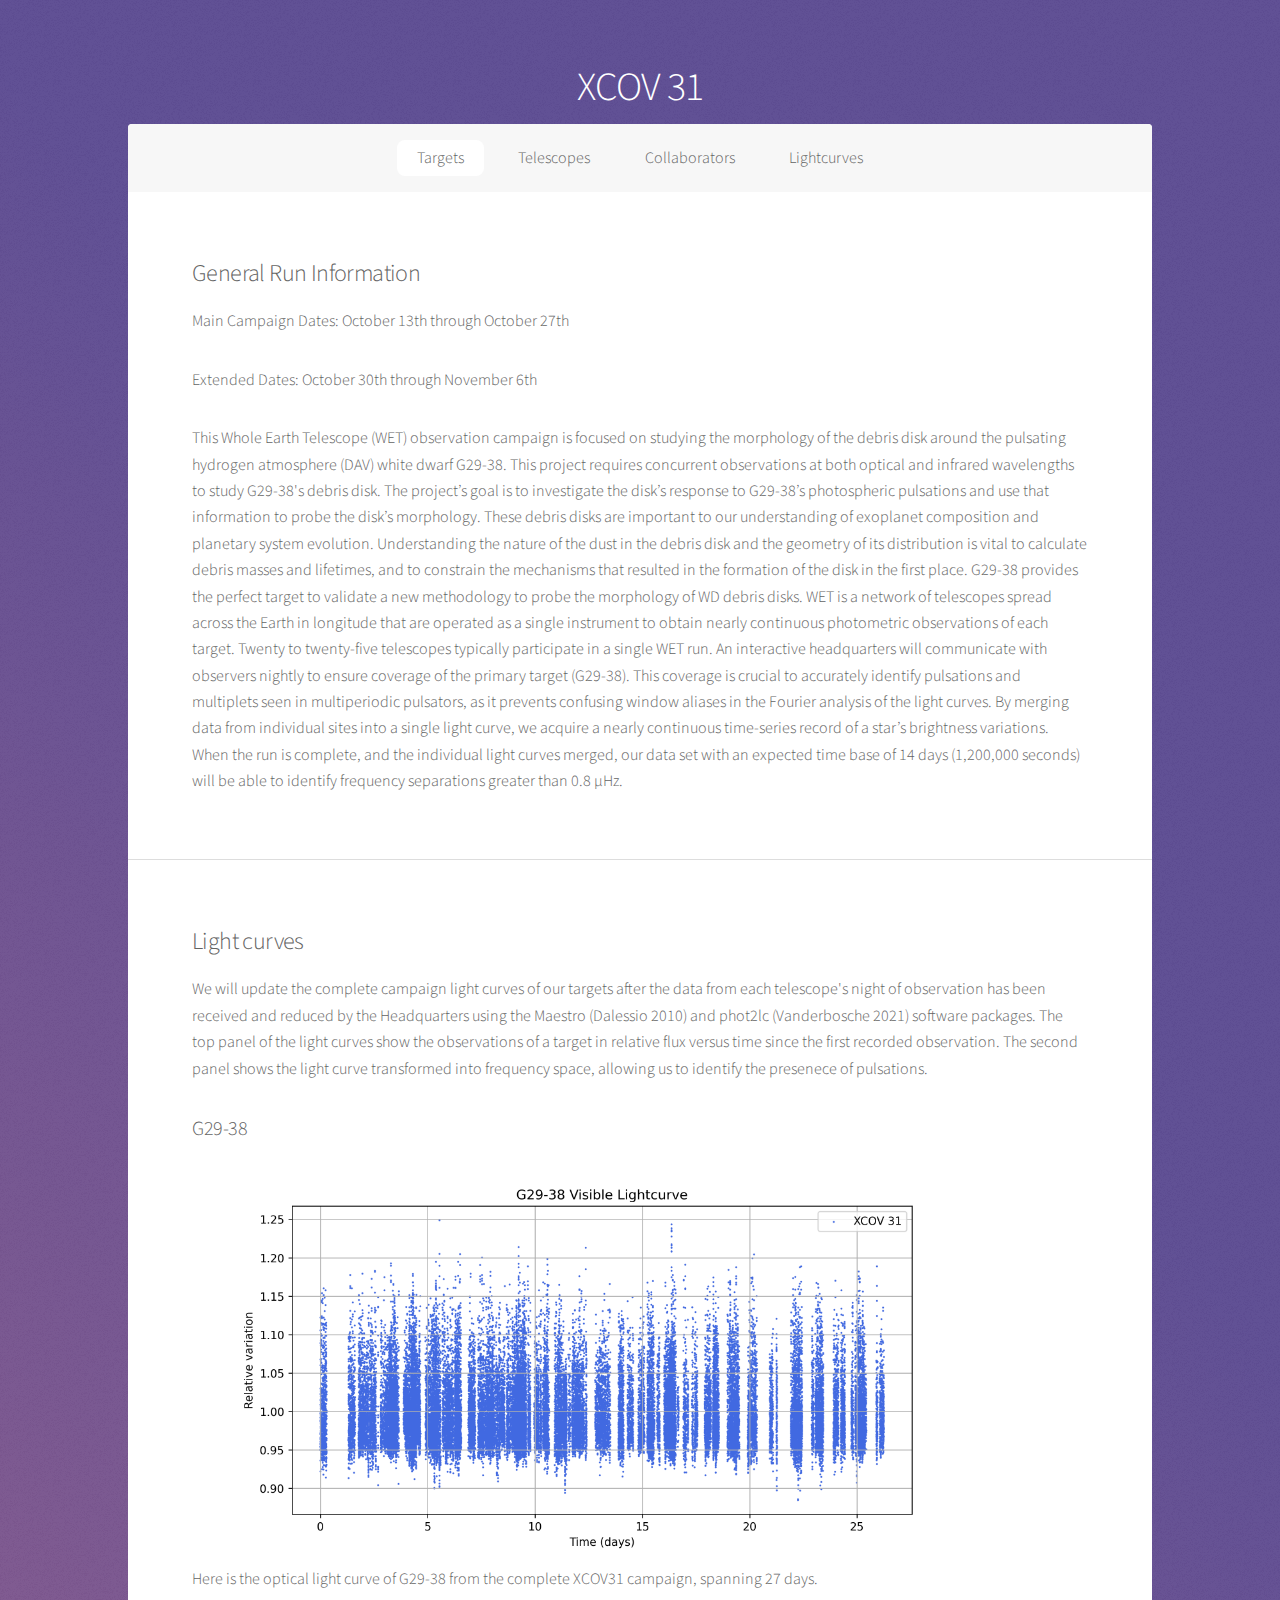
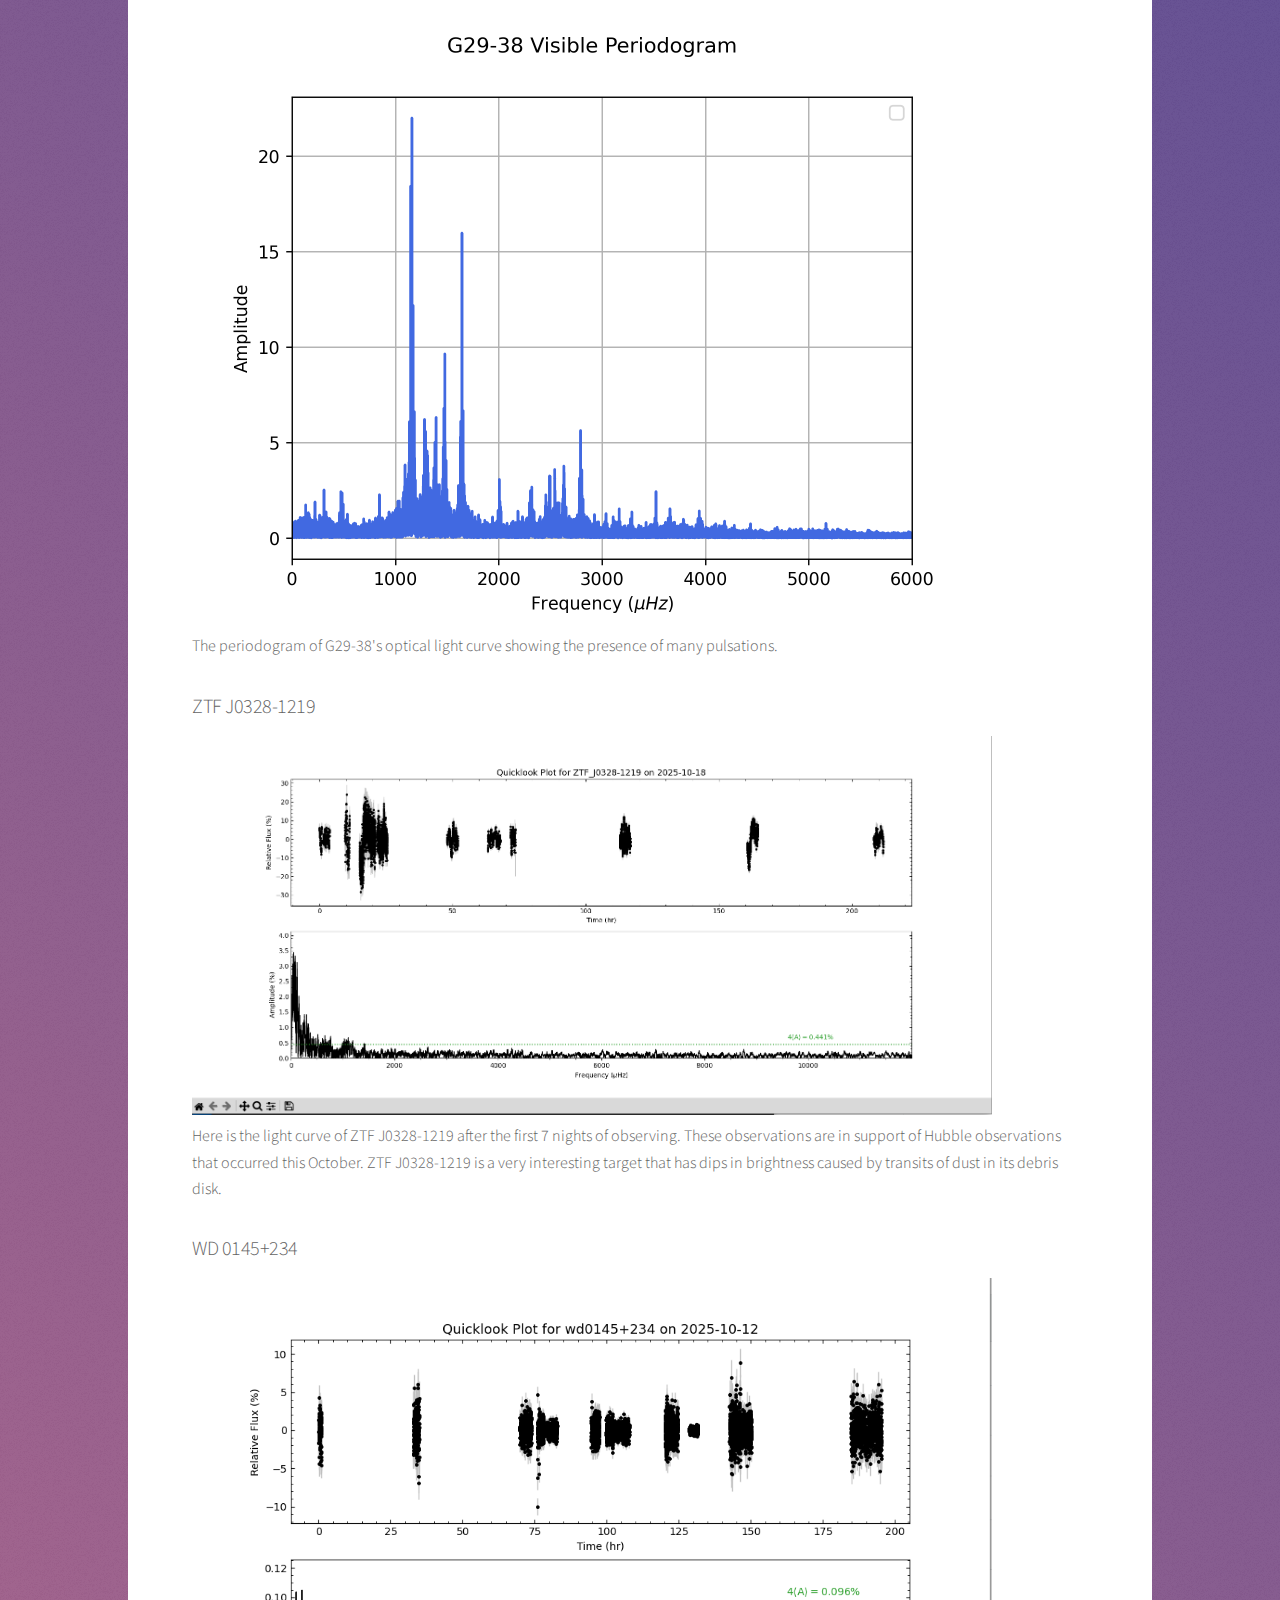
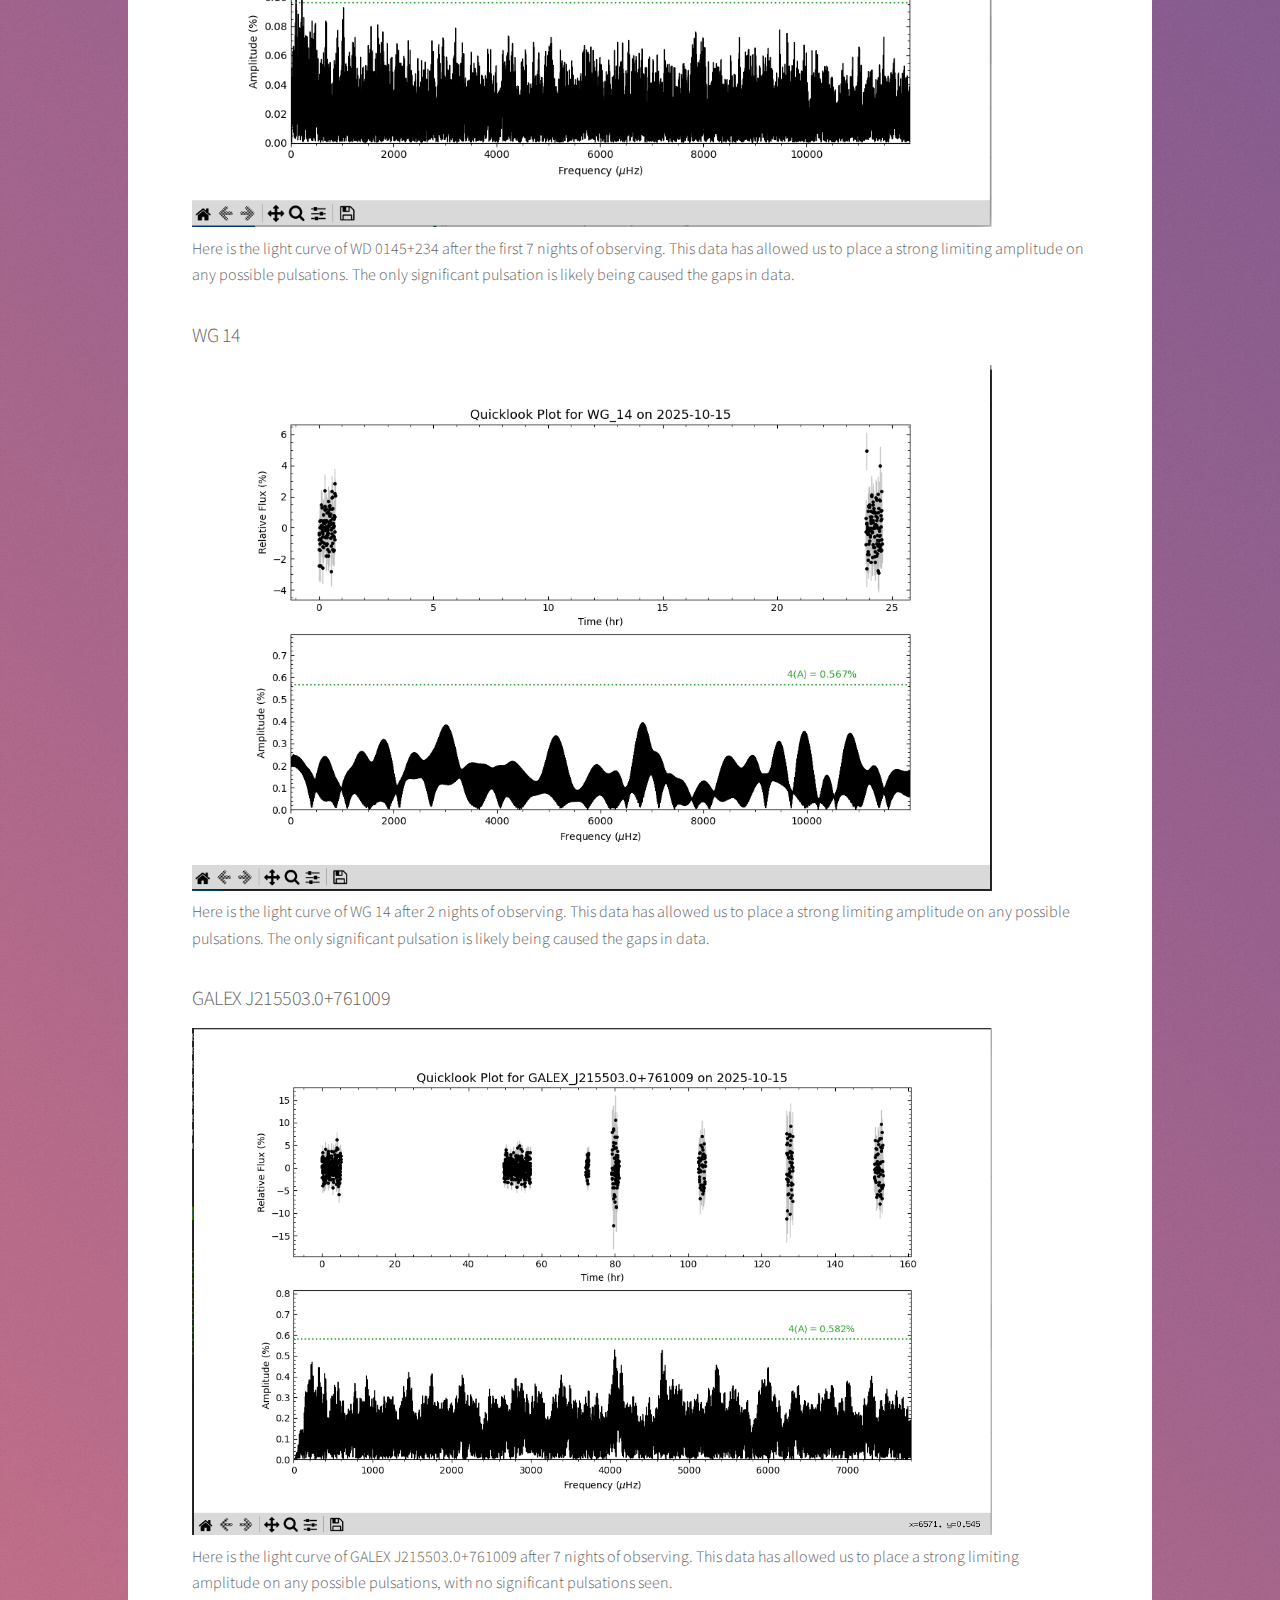
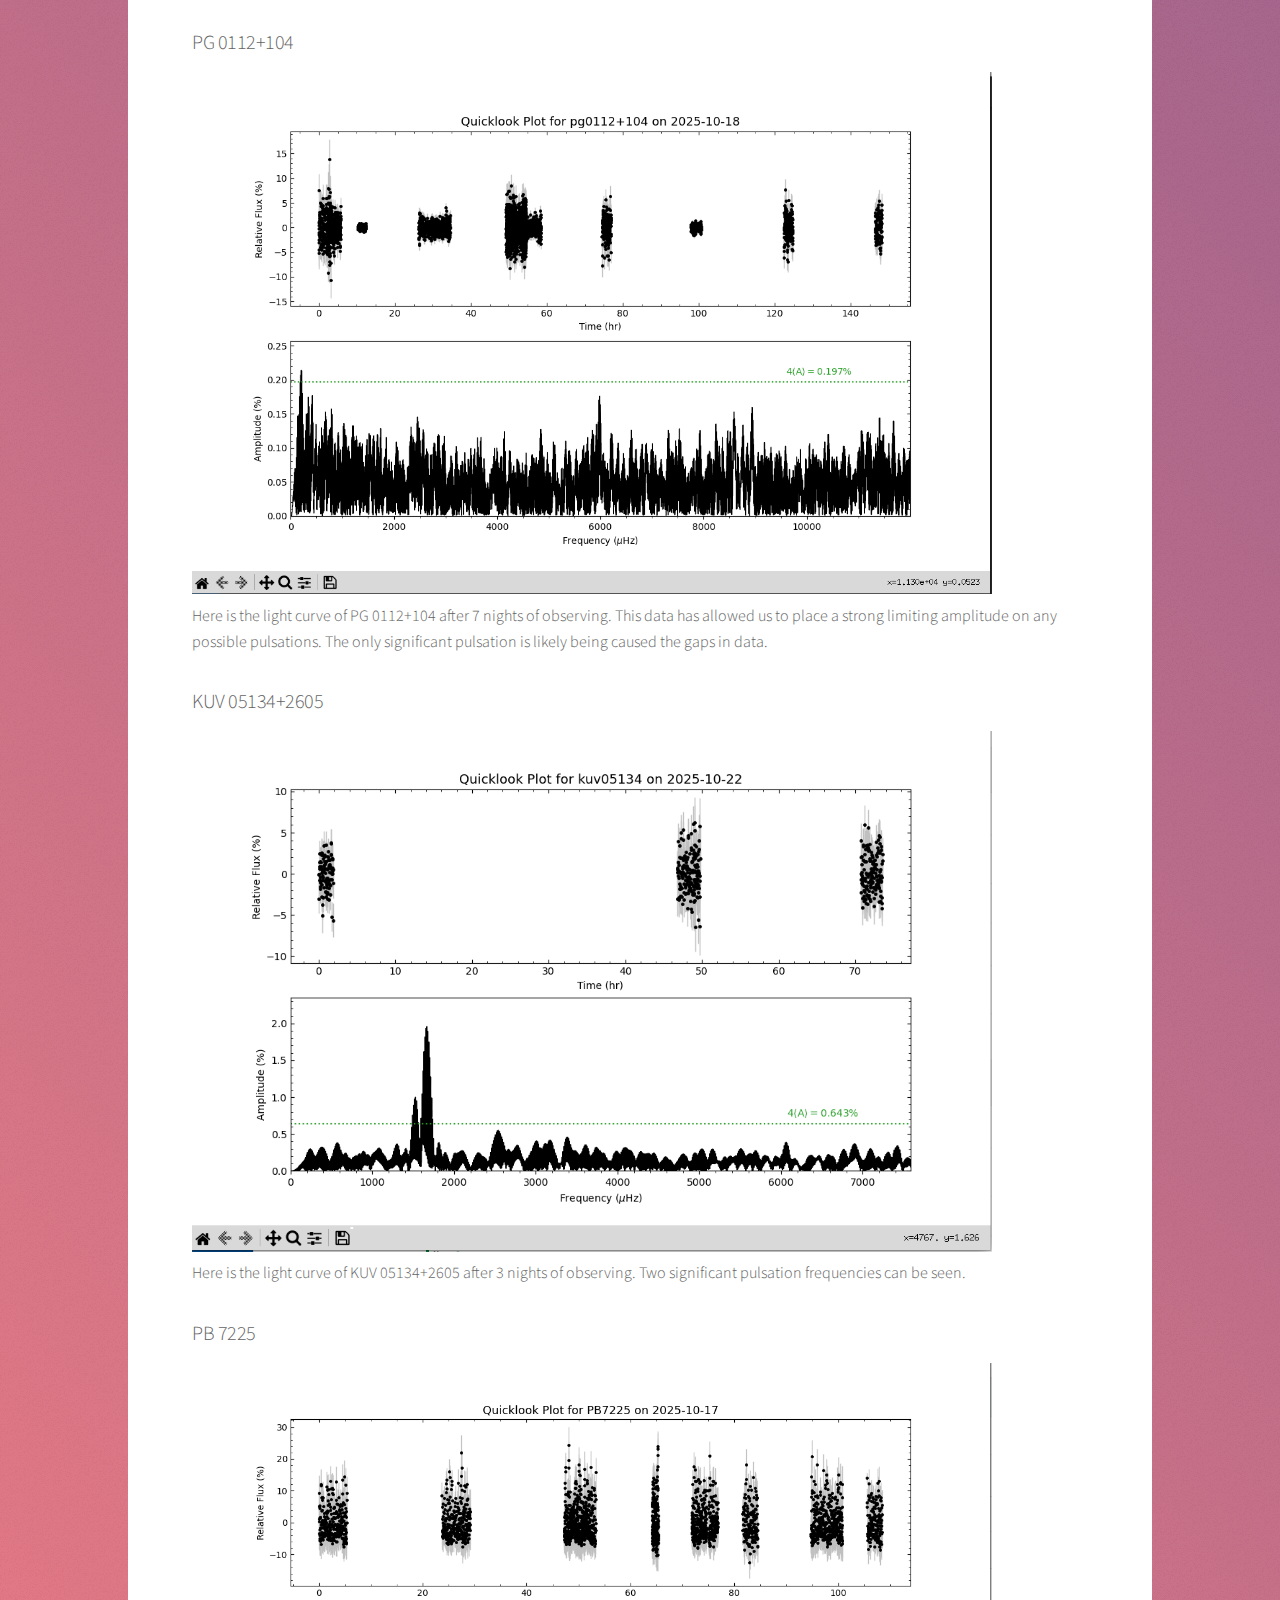
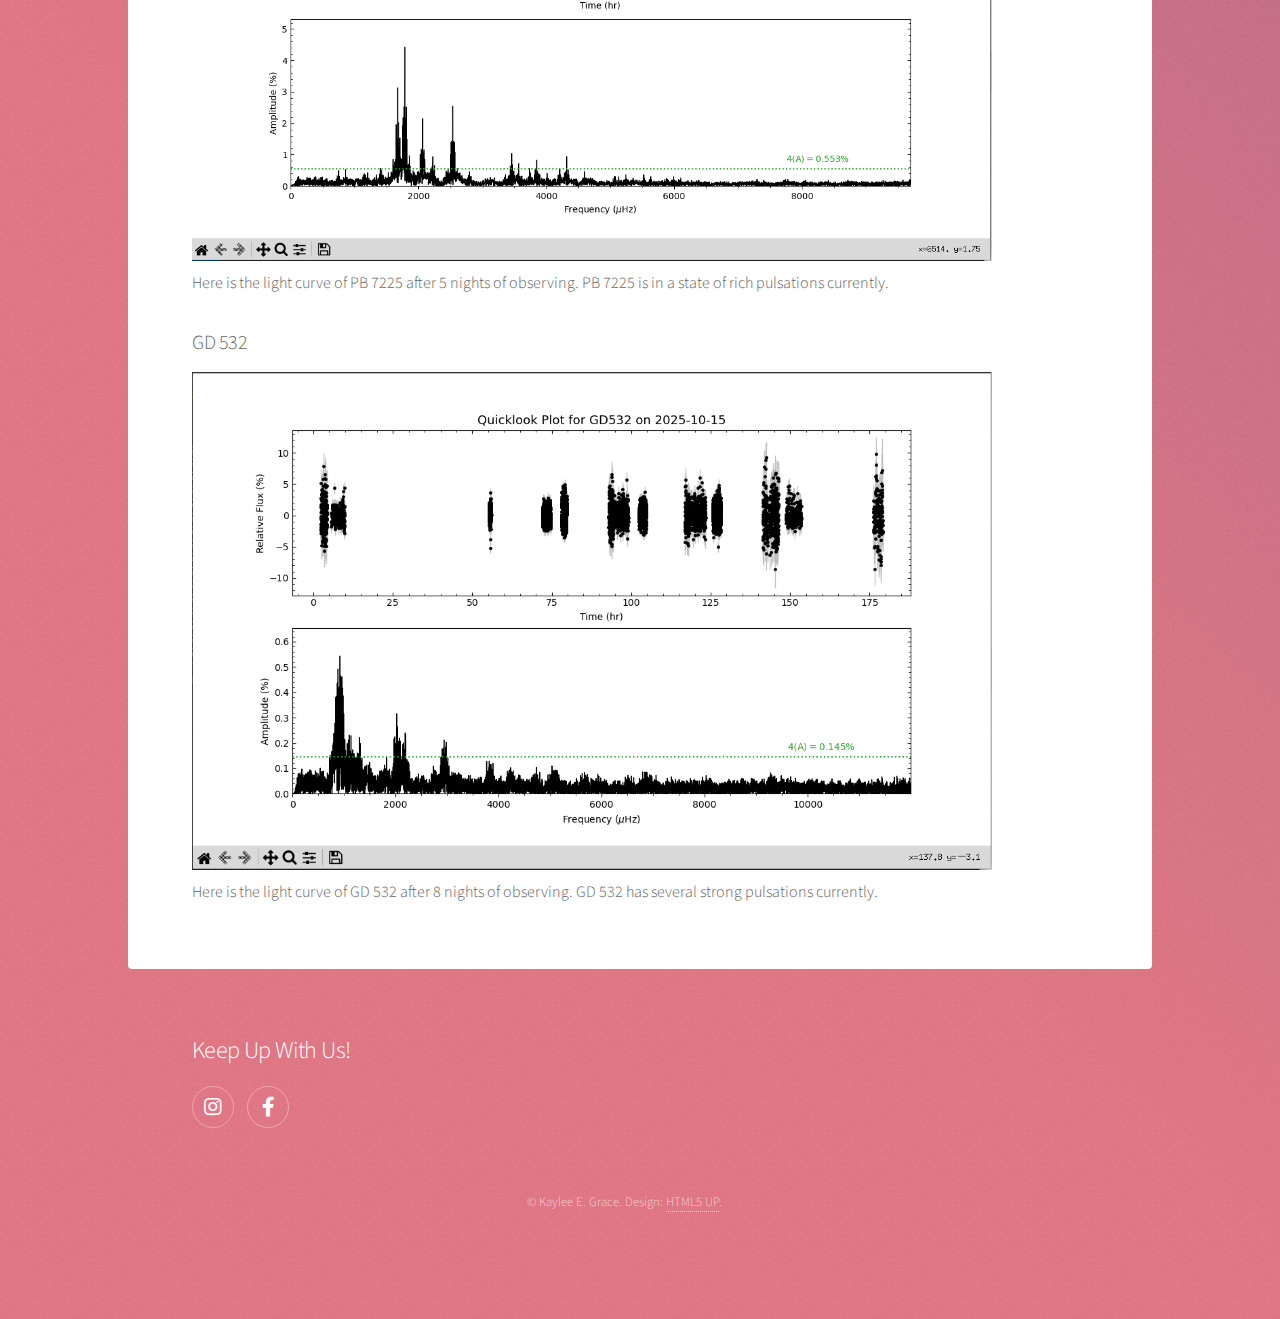
<file: wet.html>
<!DOCTYPE HTML>
<!--
	Stellar by HTML5 UP
	html5up.net | @ajlkn
	Free for personal and commercial use under the CCA 3.0 license (html5up.net/license)
-->
<html>
	<head>
		<title>Whole Earth Telescope XCOV 31</title>
		<meta charset="utf-8" />
		<meta name="viewport" content="width=device-width, initial-scale=1, user-scalable=no" />
		<link rel="stylesheet" href="assets/css/main.css" />
		<noscript><link rel="stylesheet" href="assets/css/noscript.css" /></noscript>
	</head>
	<body class="is-preload">

		<!-- Wrapper -->
			<div id="wrapper">

				<!-- Header -->
					<header id="header">
						<h1>XCOV 31</h1>
					</header>

				<!-- Nav -->
					<nav id="nav">
						<ul>
							<li><a href="xcov31_targets.html" class="active">Targets</a></li>
							<li><a href="xcov31_telescopes.html">Telescopes</a></li>
							<li><a href="xcov31_collaborators.html">Collaborators</a></li>
							<li><a href="wet_lightcurves.html">Lightcurves</a></li>
						</ul>
					</nav>

				<!-- Main -->
					<div id="main">

						<!-- Content -->
							<section id="content" class="main">
								<!--span class="image main"><img src="images/pic04.jpg" alt="" /></span-->
								<h2>General Run Information</h2>
								<p>Main Campaign Dates: October 13th through October 27th</p>
								<p>Extended Dates: October 30th through November 6th</p>
								<p>This Whole Earth Telescope (WET) observation campaign is focused on studying the morphology of the debris disk around the pulsating hydrogen atmosphere (DAV) white dwarf G29-38.
								This project requires concurrent observations at both optical and infrared wavelengths to study G29-38's debris disk. The project’s goal is to investigate the disk’s response to G29-38’s
								photospheric pulsations and use that information to probe the disk’s morphology. These debris disks are important to our understanding of exoplanet composition and planetary system evolution.
								Understanding the nature of the dust in the debris disk and the geometry of its distribution is vital to calculate debris masses and lifetimes, and to constrain the mechanisms that resulted in
								the formation of the disk in the first place. G29-38 provides the perfect target to validate a new methodology to probe the morphology of WD debris disks. WET is a network of telescopes spread
								across the Earth in longitude that are operated as a single instrument to obtain nearly continuous photometric observations of each target. Twenty to twenty-five telescopes typically participate
								in a single WET run. An interactive headquarters will communicate with observers nightly to ensure coverage of the primary target (G29-38). This coverage is crucial to accurately identify pulsations
								and multiplets seen in multiperiodic pulsators, as it prevents confusing window aliases in the Fourier analysis of the light curves. By merging data from individual sites into a single light curve, we
								acquire a nearly continuous time-series record of a star’s brightness variations. When the run is complete, and the individual light curves merged, our data set with an expected time base of 14 days
								(1,200,000 seconds) will be able to identify frequency separations greater than 0.8 μHz.</p>
							</section>
			<section id="content" class="main">
								<!--span class="image main"><img src="images/pic04.jpg" alt="" /></span-->
								<h2>Light curves</h2>
								<p>We will update the complete campaign light curves of our targets after the data from each telescope's night of observation has been received and reduced by the Headquarters using the Maestro (Dalessio 2010)
									and phot2lc (Vanderbosche 2021) software packages. The top panel of the light curves show the observations of a target in relative flux versus time since the first recorded observation.
									The second panel shows the light curve transformed into frequency space, allowing us to identify the presenece of pulsations.</p>
								<h3>G29-38</h3>
								<span class="image"><img src="images/G29-38_visible_complete_lightcurve.png" width="800" height=auto alt="" /></span>
								<p>Here is the optical light curve of G29-38 from the complete XCOV31 campaign, spanning 27 days.</p>
								<span class="image"><img src="images/G29-38_visible_complete_periodogram.png" width="800" height=auto alt="" /></span>
								<p>The periodogram of G29-38's optical light curve showing the presence of many pulsations.</p>
								<h3>ZTF J0328-1219</h3>
								<span class="image"><img src="images/ztf_weld_11-04.png" width="800" height=auto alt="" /></span>
								<p>Here is the light curve of ZTF J0328-1219 after the first 7 nights of observing. These observations are in support of Hubble observations that occurred this October. ZTF J0328-1219 is a very interesting target
									that has dips in brightness caused by transits of dust in its debris disk.</p>
								<h3>WD 0145+234</h3>
								<span class="image"><img src="images/wd0145_weld_11-04.png" width="800" height=auto alt="" /></span>
								<p>Here is the light curve of WD 0145+234 after the first 7 nights of observing. This data has allowed us to place a strong limiting amplitude on any possible pulsations.
									The only significant pulsation is likely being caused the gaps in data.</p>
								<h3>WG 14</h3>
								<span class="image"><img src="images/wg14_weld_11-04.png" width="800" height=auto alt="" /></span>
								<p>Here is the light curve of WG 14 after 2 nights of observing. This data has allowed us to place a strong limiting amplitude on any possible pulsations.
									The only significant pulsation is likely being caused the gaps in data.</p>
								<h3>GALEX J215503.0+761009</h3>
								<span class="image"><img src="images/galex_weld_11-04.png" width="800" height=auto alt="" /></span>
								<p>Here is the light curve of GALEX J215503.0+761009 after 7 nights of observing. This data has allowed us to place a strong limiting amplitude on any possible pulsations, with no significant pulsations seen.</p>
								<h3>PG 0112+104</h3>
								<span class="image"><img src="images/pg0112_weld_11-04.png" width="800" height=auto alt="" /></span>
								<p>Here is the light curve of PG 0112+104 after 7 nights of observing. This data has allowed us to place a strong limiting amplitude on any possible pulsations.
									The only significant pulsation is likely being caused the gaps in data.</p>
								<h3>KUV 05134+2605</h3>
								<span class="image"><img src="images/kuv_05134_weld_11-04.png" width="800" height=auto alt="" /></span>
								<p>Here is the light curve of KUV 05134+2605 after 3 nights of observing. Two significant pulsation frequencies can be seen.</p>
								<h3>PB 7225</h3>
								<span class="image"><img src="images/pb7225_weld_11-04.png" width="800" height=auto alt="" /></span>
								<p>Here is the light curve of PB 7225 after 5 nights of observing. PB 7225 is in a state of rich pulsations currently.</p>
								<h3>GD 532</h3>
								<span class="image"><img src="images/gd532_weld_11-04.png" width="800" height=auto alt="" /></span>
								<p>Here is the light curve of GD 532 after 8 nights of observing. GD 532 has several strong pulsations currently.</p>
							</section>

					</div>

				<!-- Footer -->
					<footer id="footer">
						<section>
							<h2>Keep Up With Us!</h2>
							<ul class="icons">
								<li><a href="https://www.instagram.com/mountcubaao/" class="icon brands fa-instagram alt"><span class="label">Instagram</span></a></li>
								<li><a href="https://www.facebook.com/mountcuba.org" class="icon brands fa-facebook-f alt"><span class="label">Facebook</span></a></li>
							</ul>
						</section>
						<p class="copyright">&copy; Kaylee E. Grace. Design: <a href="https://html5up.net">HTML5 UP</a>.</p>
					</footer>

			</div>

		<!-- Scripts -->
			<script src="assets/js/jquery.min.js"></script>
			<script src="assets/js/jquery.scrollex.min.js"></script>
			<script src="assets/js/jquery.scrolly.min.js"></script>
			<script src="assets/js/browser.min.js"></script>
			<script src="assets/js/breakpoints.min.js"></script>
			<script src="assets/js/util.js"></script>
			<script src="assets/js/main.js"></script>

	</body>
</html>
</file>
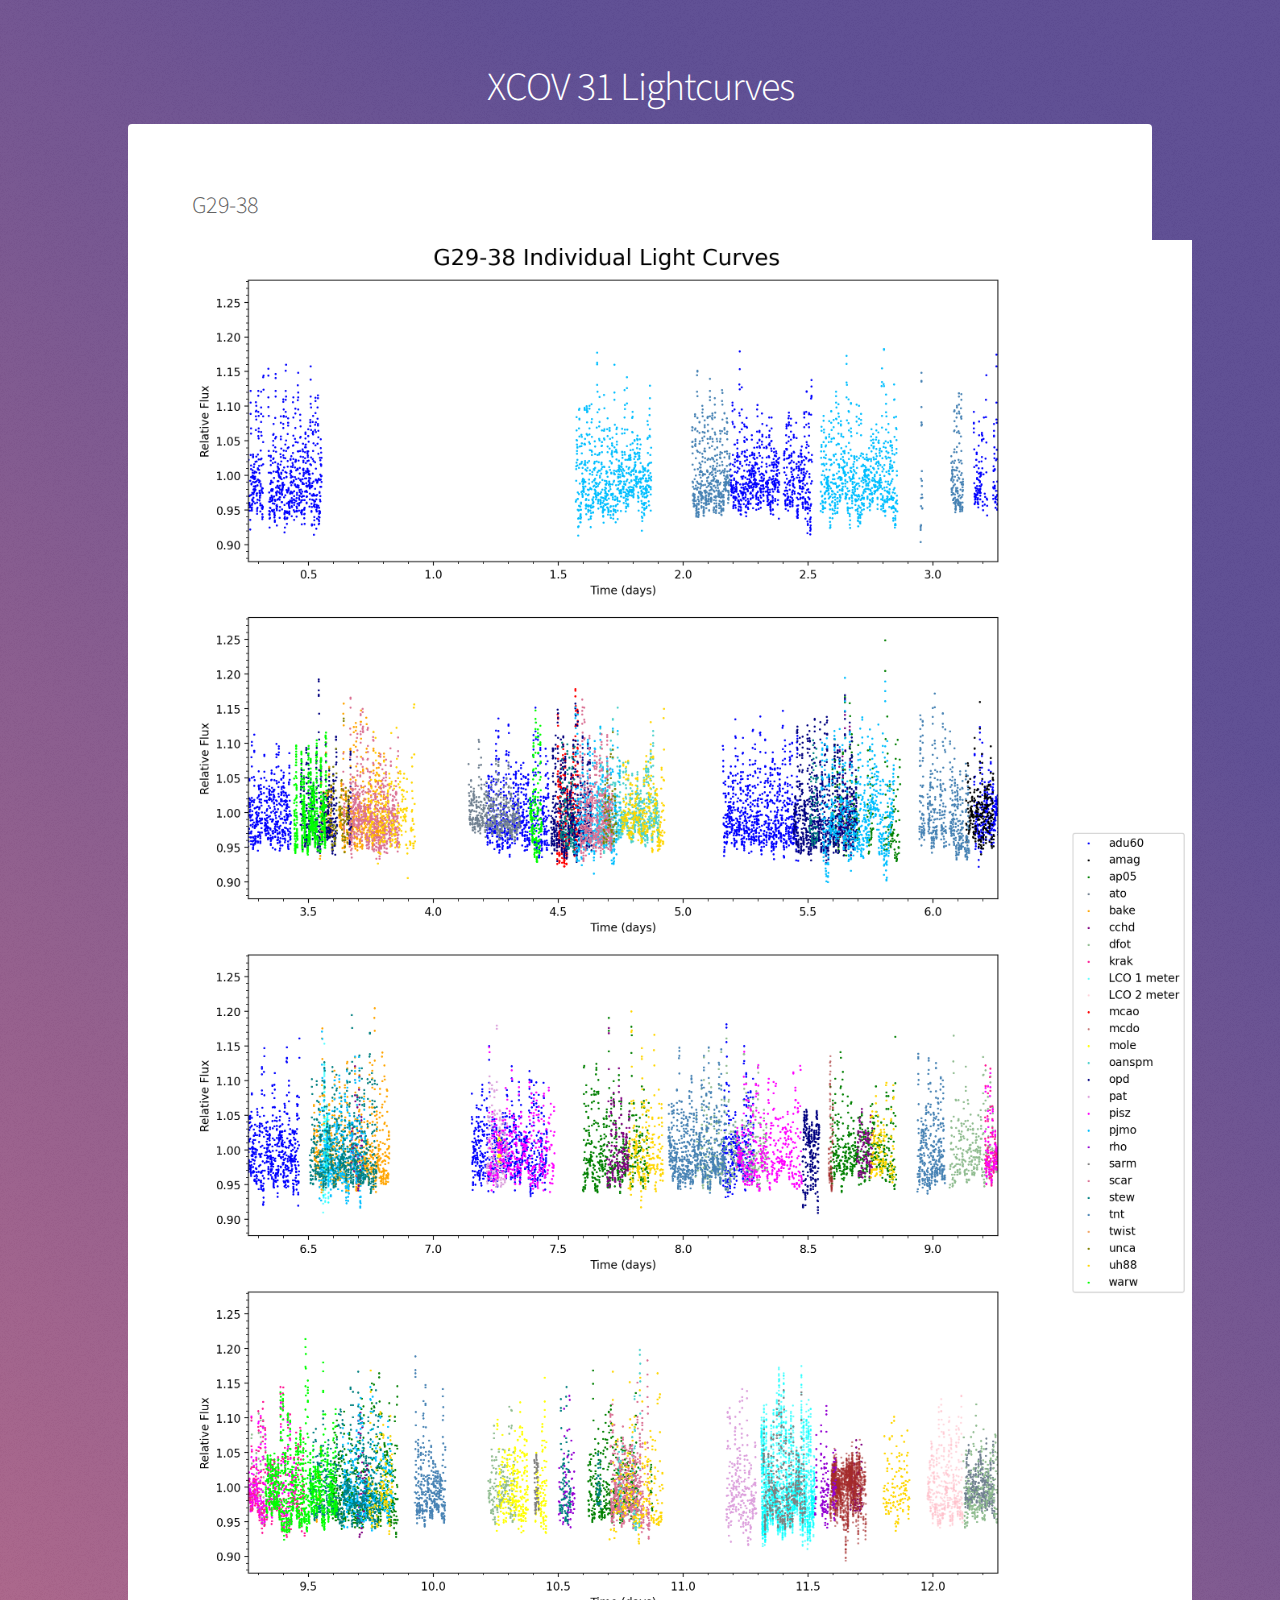
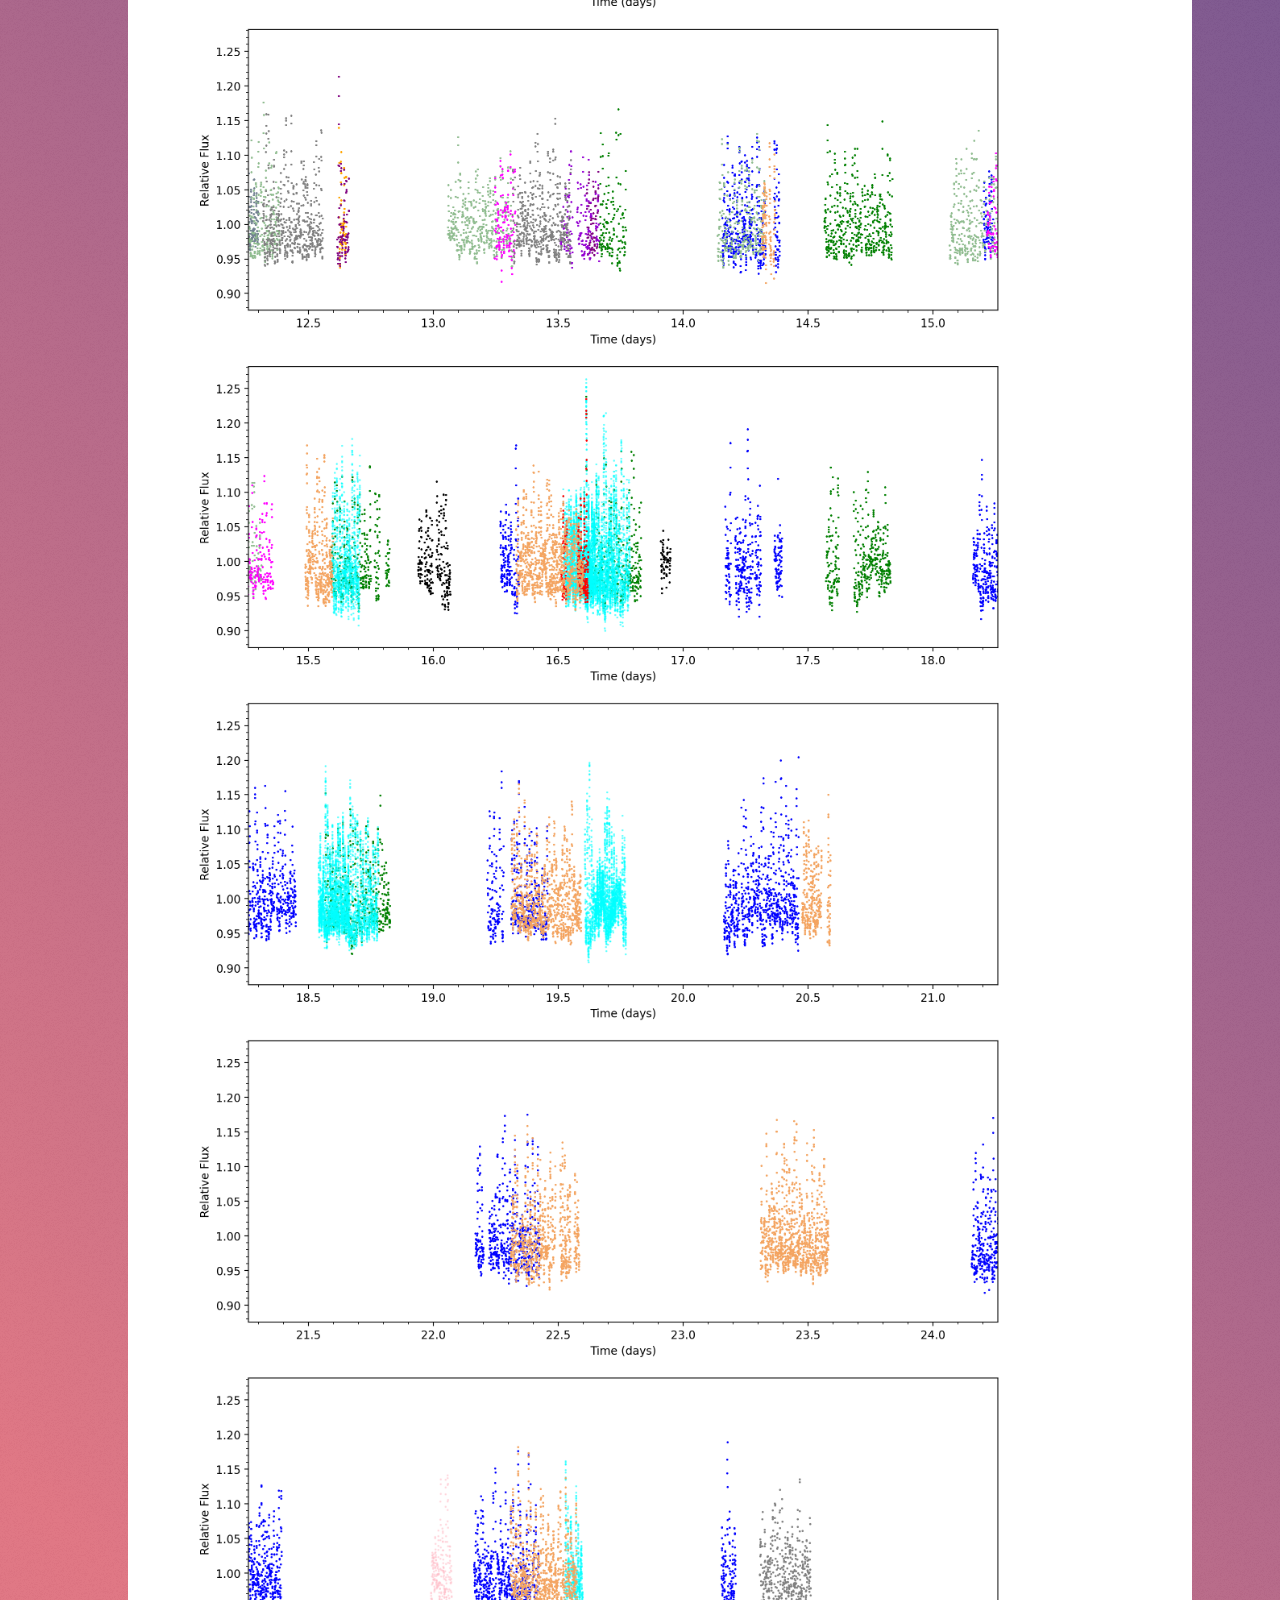
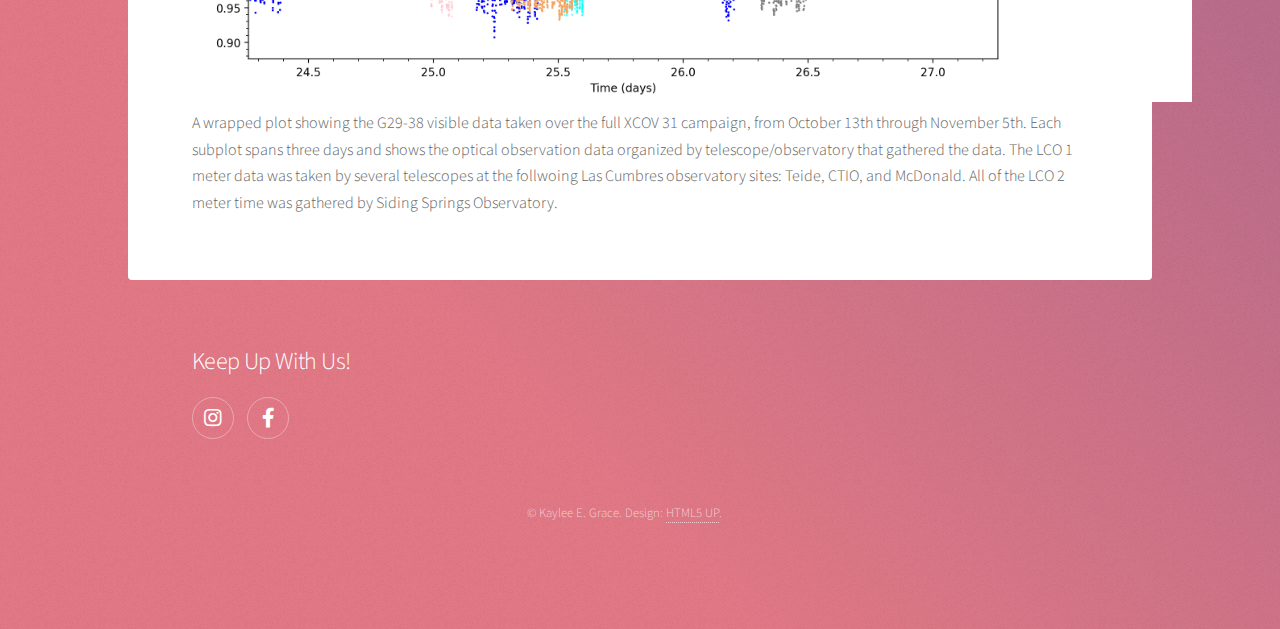
<file: wet_lightcurves.html>
<!DOCTYPE HTML>
<!--
	Stellar by HTML5 UP
	html5up.net | @ajlkn
	Free for personal and commercial use under the CCA 3.0 license (html5up.net/license)
-->
<html>
	<head>
		<title>Whole Earth Telescope XCOV 31 Lightcurves</title>
		<meta charset="utf-8" />
		<meta name="viewport" content="width=device-width, initial-scale=1, user-scalable=no" />
		<link rel="stylesheet" href="assets/css/main.css" />
		<noscript><link rel="stylesheet" href="assets/css/noscript.css" /></noscript>
	</head>
	<body class="is-preload">

		<!-- Wrapper -->
			<div id="wrapper">

				<!-- Header -->
					<header id="header">
						<h1>XCOV 31 Lightcurves</h1>
					</header>

				<!-- Main -->
					<div id="main">

						<!-- Content -->
							<section id="content" class="main">
								<h2>G29-38</h2>
								<span class="image"><img src="images/g2938_individual_telescopes.png" width="1000" height=auto alt="" /></span>
								<p>A wrapped plot showing the G29-38 visible data taken over the full XCOV 31 campaign, from October 13th through November 5th.
								Each subplot spans three days and shows the optical observation data organized by telescope/observatory that gathered the data. The LCO 1 meter data was taken by several telescopes at the 
								follwoing Las Cumbres observatory sites: Teide, CTIO, and McDonald. All of the LCO 2 meter time was gathered by Siding Springs Observatory.</p>
								
                
							</section>
						
						

					</div>

				<!-- Footer -->
					<footer id="footer">
						<section>
							<h2>Keep Up With Us!</h2>
							<ul class="icons">
								<li><a href="https://www.instagram.com/mountcubaao/" class="icon brands fa-instagram alt"><span class="label">Instagram</span></a></li>
								<li><a href="https://www.facebook.com/mountcuba.org" class="icon brands fa-facebook-f alt"><span class="label">Facebook</span></a></li>
							</ul>
						</section>
						<p class="copyright">&copy; Kaylee E. Grace. Design: <a href="https://html5up.net">HTML5 UP</a>.</p>
					</footer>

			</div>

		<!-- Scripts -->
			<script src="assets/js/jquery.min.js"></script>
			<script src="assets/js/jquery.scrollex.min.js"></script>
			<script src="assets/js/jquery.scrolly.min.js"></script>
			<script src="assets/js/browser.min.js"></script>
			<script src="assets/js/breakpoints.min.js"></script>
			<script src="assets/js/util.js"></script>
			<script src="assets/js/main.js"></script>

	</body>
</html>
</file>
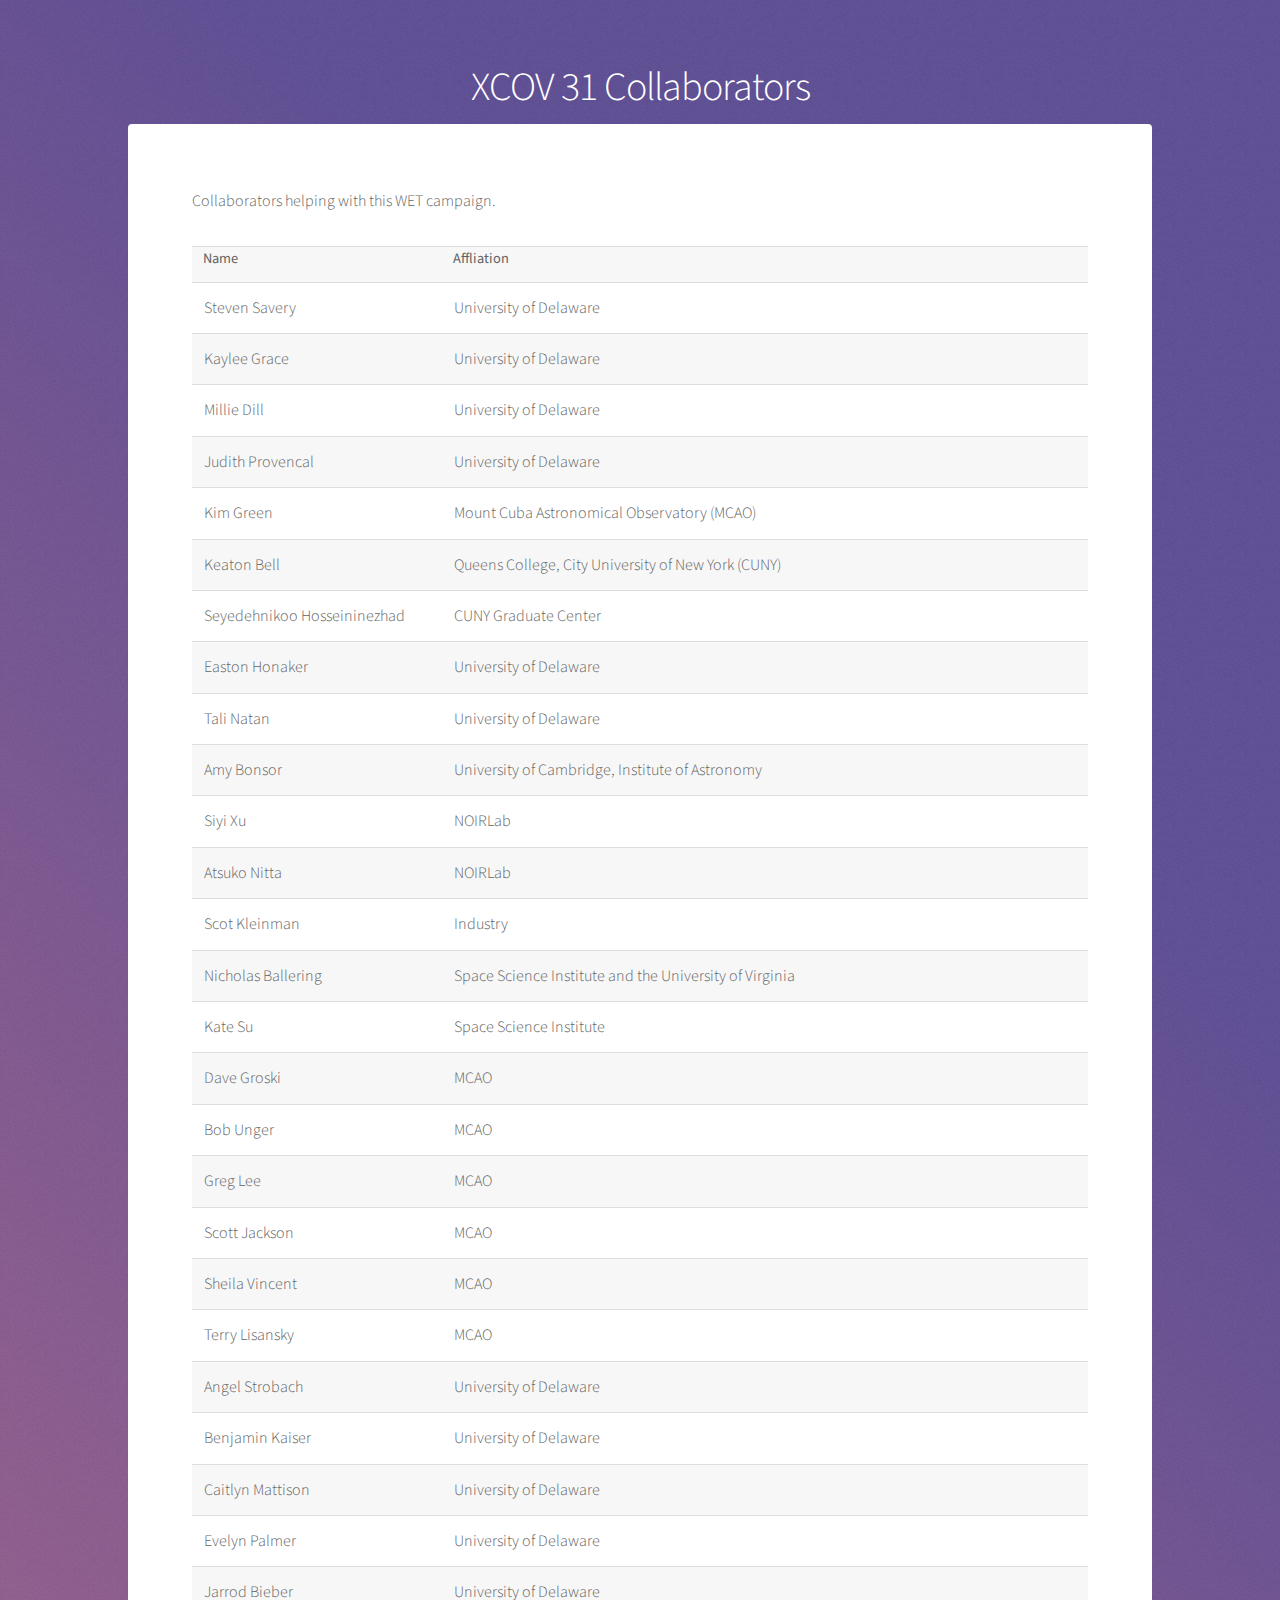
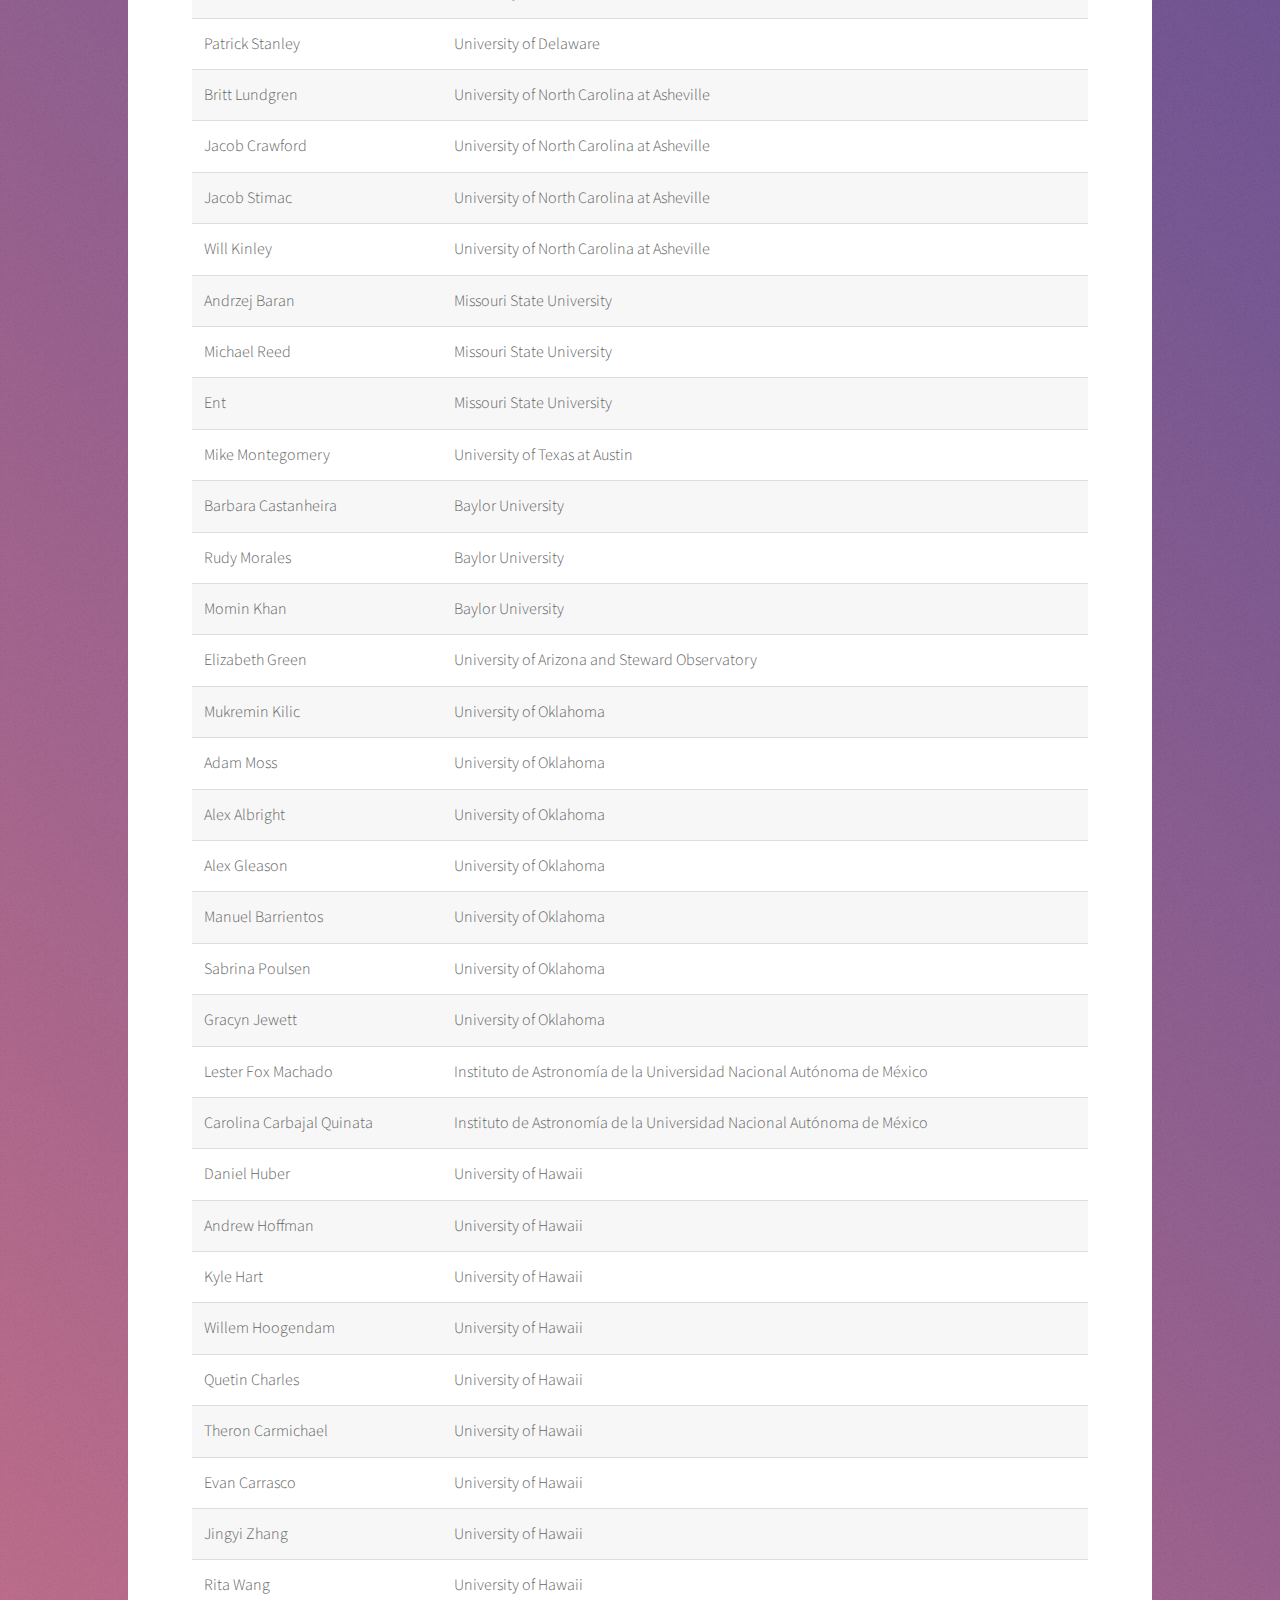
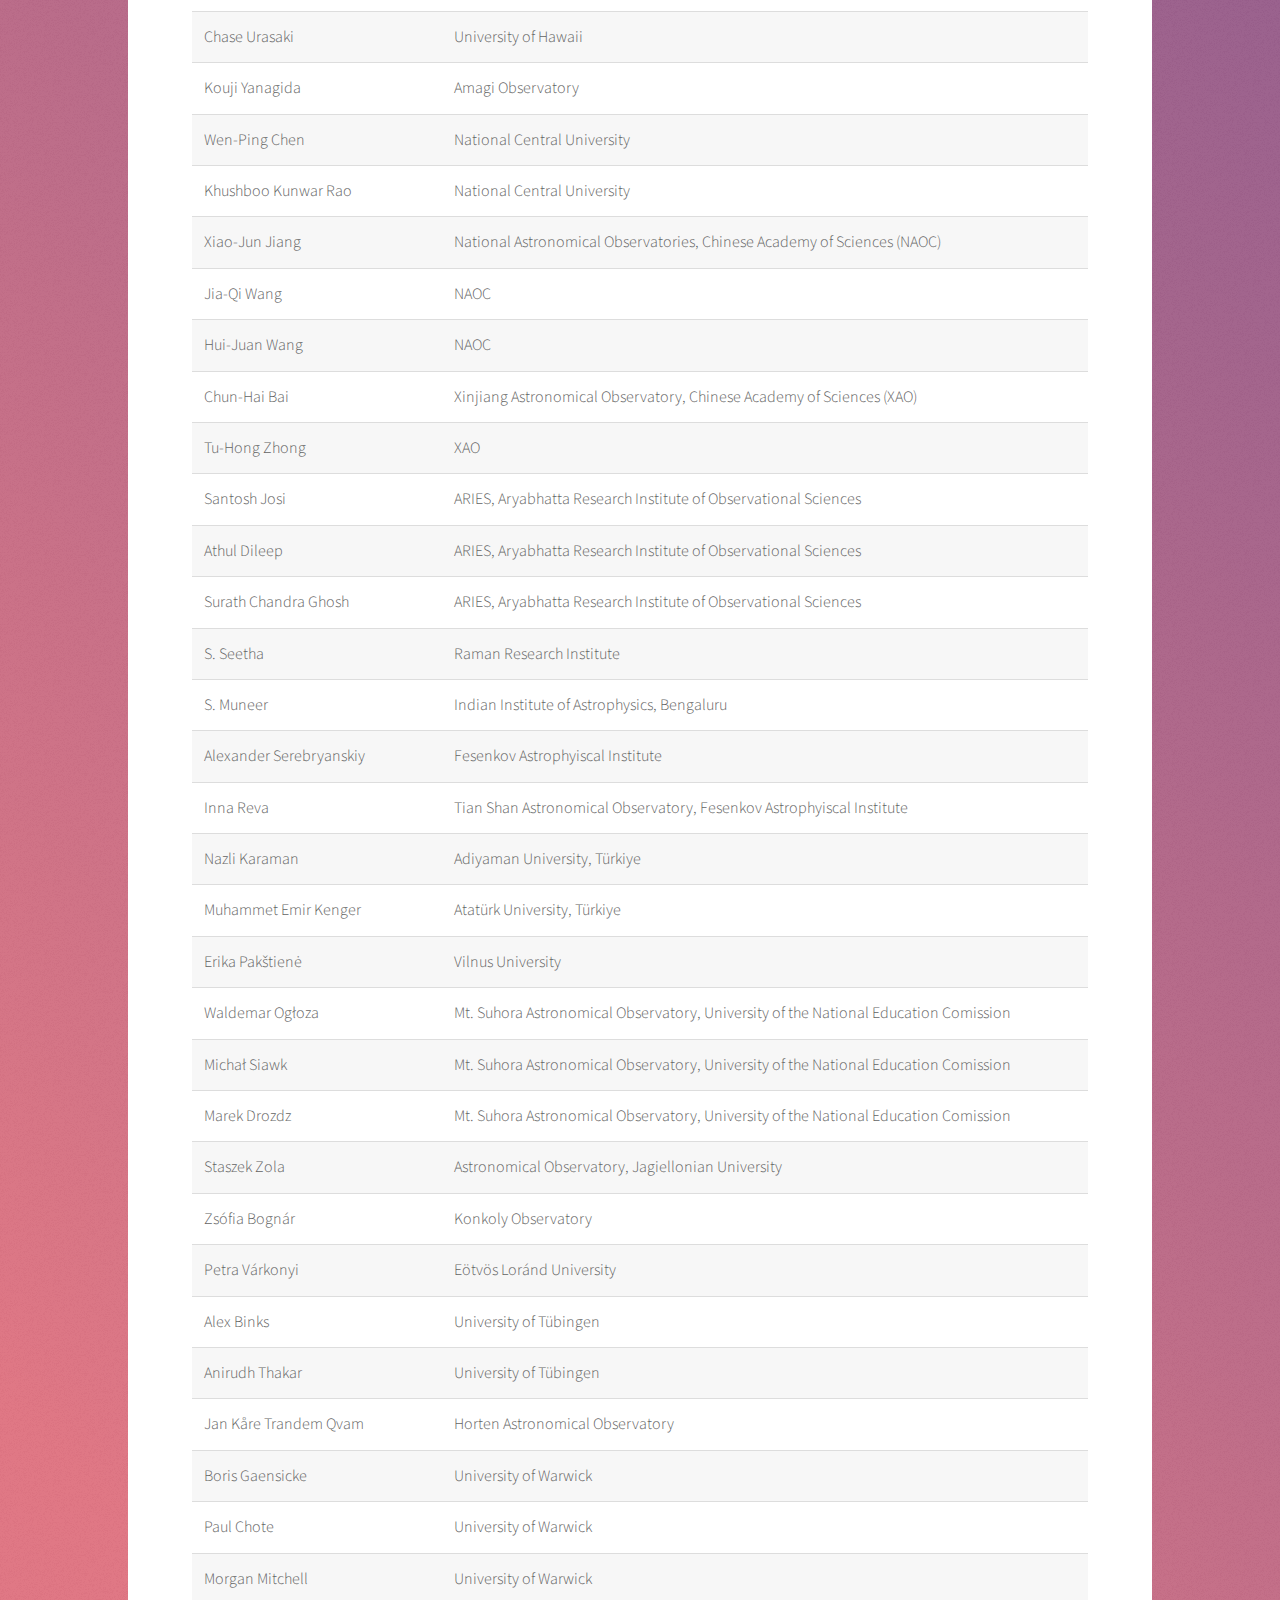
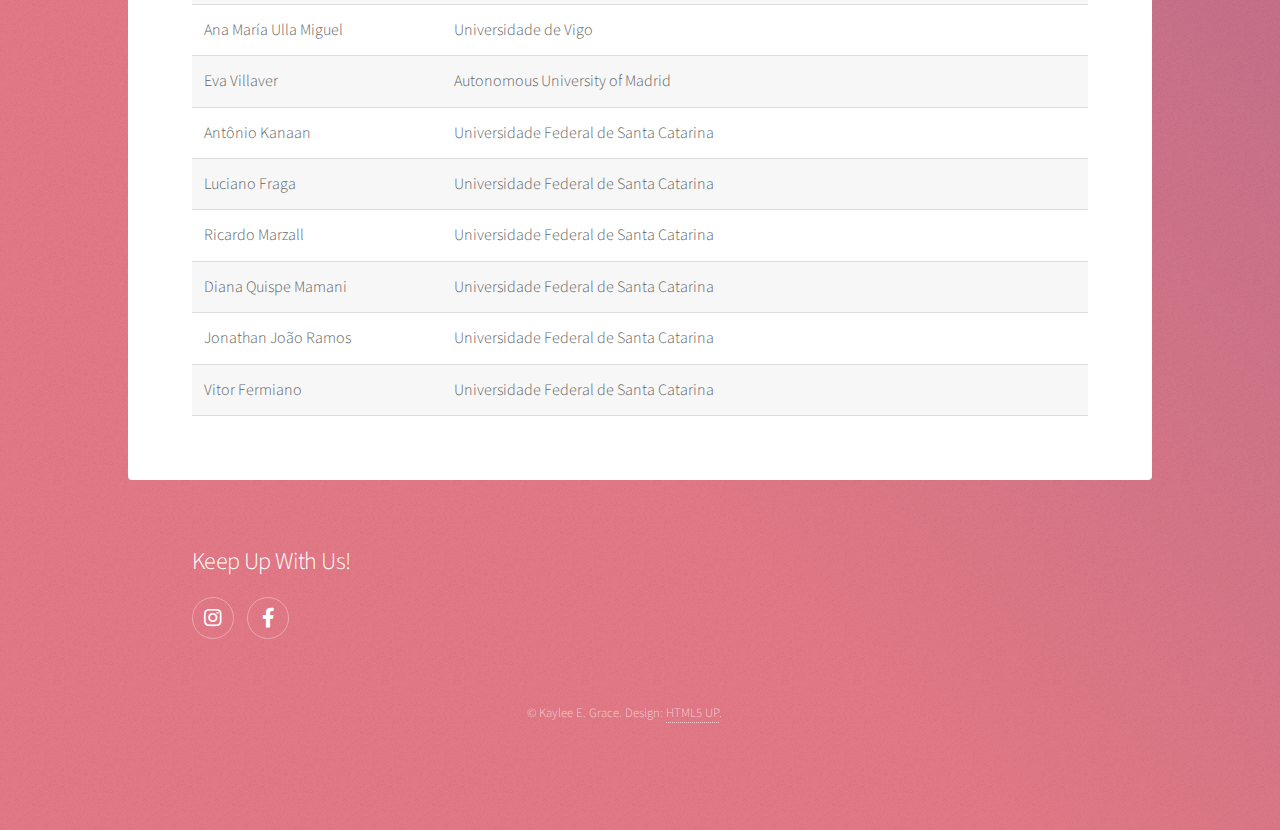
<file: xcov31_collaborators.html>
<!DOCTYPE HTML>
<!--
	Stellar by HTML5 UP
	html5up.net | @ajlkn
	Free for personal and commercial use under the CCA 3.0 license (html5up.net/license)
-->
<html>
	<head>
		<title>Whole Earth Telescope XCOV 31 Collaborators</title>
		<meta charset="utf-8" />
		<meta name="viewport" content="width=device-width, initial-scale=1, user-scalable=no" />
		<link rel="stylesheet" href="assets/css/main.css" />
		<noscript><link rel="stylesheet" href="assets/css/noscript.css" /></noscript>
	</head>
	<body class="is-preload">

		<!-- Wrapper -->
			<div id="wrapper">

				<!-- Header -->
					<header id="header">
						<h1>XCOV 31 Collaborators</h1>
					</header>

				<!-- Main -->
					<div id="main">

						<!-- Content -->
							<section id="content" class="main">
								<p>Collaborators helping with this WET campaign.
								<table>
									<tr><th>Name</th><th>Affliation</th></tr>
									<tr><td>Steven Savery</td><td>University of Delaware</td></tr>
									<tr><td>Kaylee Grace</td><td>University of Delaware</td></tr>
									<tr><td>Millie Dill</td><td>University of Delaware</td></tr>
									<tr><td>Judith Provencal</td><td>University of Delaware</td></tr>
									<tr><td>Kim Green</td><td>Mount Cuba Astronomical Observatory (MCAO)</td></tr>
									<tr><td>Keaton Bell</td><td>Queens College, City University of New York (CUNY)</td></tr>
									<tr><td>Seyedehnikoo Hosseininezhad</td><td>CUNY Graduate Center</td></tr>
									<tr><td>Easton Honaker</td><td>University of Delaware</td></tr>
									<tr><td>Tali Natan</td><td>University of Delaware</td></tr>
									<tr><td>Amy Bonsor</td><td>University of Cambridge, Institute of Astronomy</td></tr>
									<tr><td>Siyi Xu</td><td>NOIRLab</td></tr>
									<tr><td>Atsuko Nitta</td><td>NOIRLab</td></tr>
									<tr><td>Scot Kleinman</td><td>Industry</td></tr>
									<tr><td>Nicholas Ballering</td><td>Space Science Institute and the University of Virginia</td></tr>
									<tr><td>Kate Su</td><td>Space Science Institute</td></tr>
									<tr><td>Dave Groski</td><td>MCAO</td></tr>
									<tr><td>Bob Unger</td><td>MCAO</td></tr>
									<tr><td>Greg Lee</td><td>MCAO</td></tr>
									<tr><td>Scott Jackson</td><td>MCAO</td></tr>
									<tr><td>Sheila Vincent</td><td>MCAO</td></tr>
									<tr><td>Terry Lisansky</td><td>MCAO</td></tr>
									<tr><td>Angel Strobach</td><td>University of Delaware</td></tr>
									<tr><td>Benjamin Kaiser</td><td>University of Delaware</td></tr>
									<tr><td>Caitlyn Mattison</td><td>University of Delaware</td></tr>
									<tr><td>Evelyn Palmer</td><td>University of Delaware</td></tr>
									<tr><td>Jarrod Bieber</td><td>University of Delaware</td></tr>
									<tr><td>Patrick Stanley</td><td>University of Delaware</td></tr>
									<tr><td>Britt Lundgren</td><td>University of North Carolina at Asheville</td></tr>
									<tr><td>Jacob Crawford</td><td>University of North Carolina at Asheville</td></tr>
									<tr><td>Jacob Stimac</td><td>University of North Carolina at Asheville</td></tr>
									<tr><td>Will Kinley</td><td>University of North Carolina at Asheville</td></tr>
									<tr><td>Andrzej Baran</td><td>Missouri State University</td></tr>
									<tr><td>Michael Reed</td><td>Missouri State University</td></tr>
									<tr><td>Ent</td><td>Missouri State University</td></tr>
									<tr><td>Mike Montegomery</td><td>University of Texas at Austin</td></tr>
									<tr><td>Barbara Castanheira</td><td>Baylor University</td></tr>
									<tr><td>Rudy Morales</td><td>Baylor University</td></tr>
									<tr><td>Momin Khan</td><td>Baylor University</td></tr>
									<tr><td>Elizabeth Green</td><td>University of Arizona and Steward Observatory</td></tr>
									<tr><td>Mukremin Kilic</td><td>University of Oklahoma</td></tr>
									<tr><td>Adam Moss</td><td>University of Oklahoma</td></tr>
									<tr><td>Alex Albright</td><td>University of Oklahoma</td></tr>
									<tr><td>Alex Gleason</td><td>University of Oklahoma</td></tr>
									<tr><td>Manuel Barrientos</td><td>University of Oklahoma</td></tr>
									<tr><td>Sabrina Poulsen</td><td>University of Oklahoma</td></tr>
									<tr><td>Gracyn Jewett</td><td>University of Oklahoma</td></tr>
									<tr><td>Lester Fox Machado</td><td>Instituto de Astronomi&#769a de la Universidad Nacional Auto&#769noma de Me&#769xico</td></tr>
									<tr><td>Carolina Carbajal Quinata</td><td>Instituto de Astronomi&#769a de la Universidad Nacional Auto&#769noma de Me&#769xico</td></tr>
									<tr><td>Daniel Huber</td><td>University of Hawaii</td></tr>
									<tr><td>Andrew Hoffman</td><td>University of Hawaii</td></tr>
									<tr><td>Kyle Hart</td><td>University of Hawaii</td></tr>
									<tr><td>Willem Hoogendam</td><td>University of Hawaii</td></tr>
									<tr><td>Quetin Charles</td><td>University of Hawaii</td></tr>
									<tr><td>Theron Carmichael</td><td>University of Hawaii</td></tr>
									<tr><td>Evan Carrasco</td><td>University of Hawaii</td></tr>
									<tr><td>Jingyi Zhang</td><td>University of Hawaii</td></tr>
									<tr><td>Rita Wang</td><td>University of Hawaii</td></tr>
									<tr><td>Chase Urasaki</td><td>University of Hawaii</td></tr>
									<tr><td>Kouji Yanagida</td><td>Amagi Observatory</td></tr>
									<tr><td>Wen-Ping Chen</td><td>National Central University</td></tr>
									<tr><td>Khushboo Kunwar Rao</td><td>National Central University</td></tr>
									<tr><td>Xiao-Jun Jiang</td><td>National Astronomical Observatories, Chinese Academy of Sciences (NAOC)</td></tr>
									<tr><td>Jia-Qi Wang</td><td>NAOC</td></tr>
									<tr><td>Hui-Juan Wang</td><td>NAOC</td></tr>
									<tr><td>Chun-Hai Bai</td><td>Xinjiang Astronomical Observatory, Chinese Academy of Sciences (XAO)</td></tr>
									<tr><td>Tu-Hong Zhong</td><td>XAO</td></tr>
									<tr><td>Santosh Josi</td><td>ARIES, Aryabhatta Research Institute of Observational Sciences</td></tr>
									<tr><td>Athul Dileep</td><td>ARIES, Aryabhatta Research Institute of Observational Sciences</td></tr>
									<tr><td>Surath Chandra Ghosh</td><td>ARIES, Aryabhatta Research Institute of Observational Sciences</td></tr>
									<tr><td>S. Seetha</td><td>Raman Research Institute</td></tr>
									<tr><td>S. Muneer</td><td>Indian Institute of Astrophysics, Bengaluru</td></tr>
									<tr><td>Alexander Serebryanskiy</td><td>Fesenkov Astrophyiscal Institute</td></tr>
									<tr><td>Inna Reva</td><td>Tian Shan Astronomical Observatory, Fesenkov Astrophyiscal Institute</td></tr>
									<tr><td>Nazli Karaman</td><td>Adiyaman University, T&uuml;rkiye</td></tr>
									<tr><td>Muhammet Emir Kenger</td><td>Atat&uuml;rk University, T&uuml;rkiye</td></tr>
									<tr><td>Erika Pak&scaron;tien&edot;</td><td>Vilnus University</td></tr>
									<tr><td>Waldemar Og&lstrok;oza</td><td>Mt. Suhora Astronomical Observatory, University of the National Education Comission</td></tr>
									<tr><td>Micha&lstrok; Siawk</td><td>Mt. Suhora Astronomical Observatory, University of the National Education Comission</td></tr>
									<tr><td>Marek Drozdz</td><td>Mt. Suhora Astronomical Observatory, University of the National Education Comission</td></tr>
									<tr><td>Staszek Zola</td><td>Astronomical Observatory, Jagiellonian University</td></tr>
									<tr><td>Zso&#769fia Bogna&#769r</td><td>Konkoly Observatory</td></tr>
									<tr><td>Petra Va&#769rkonyi</td><td> E&ouml;tv&ouml;s Lora&#769nd University</td></tr>
									<tr><td>Alex Binks</td><td>University of T&uuml;bingen</td></tr>
									<tr><td>Anirudh Thakar</td><td>University of T&uuml;bingen</td></tr>
									<tr><td>Jan Ka&#778re Trandem Qvam</td><td>Horten Astronomical Observatory</td></tr>
									<tr><td>Boris Gaensicke</td><td>University of Warwick</td></tr>
									<tr><td>Paul Chote</td><td>University of Warwick</td></tr>
									<tr><td>Morgan Mitchell</td><td>University of Warwick</td></tr>
									<tr><td>Ana Mari&#769a Ulla Miguel</td><td>Universidade de Vigo</td></tr>
									<tr><td>Eva Villaver</td><td>Autonomous University of Madrid</td></tr>
									<tr><td>Anto&#770nio Kanaan</td><td>Universidade Federal de Santa Catarina</td></tr>
									<tr><td>Luciano Fraga</td><td>Universidade Federal de Santa Catarina</td></tr>
									<tr><td>Ricardo Marzall</td><td>Universidade Federal de Santa Catarina</td></tr>
									<tr><td>Diana Quispe Mamani</td><td>Universidade Federal de Santa Catarina</td></tr>
									<tr><td>Jonathan Jo&atilde;o Ramos</td><td>Universidade Federal de Santa Catarina</td></tr>
									<tr><td>Vitor Fermiano</td><td>Universidade Federal de Santa Catarina</td></tr>
								</table></p>
              
							</section>
					</div>

				<!-- Footer -->
					<footer id="footer">
						<section>
							<h2>Keep Up With Us!</h2>
							<ul class="icons">
								<li><a href="https://www.instagram.com/mountcubaao/" class="icon brands fa-instagram alt"><span class="label">Instagram</span></a></li>
								<li><a href="https://www.facebook.com/mountcuba.org" class="icon brands fa-facebook-f alt"><span class="label">Facebook</span></a></li>
							</ul>
						</section>
						<p class="copyright">&copy; Kaylee E. Grace. Design: <a href="https://html5up.net">HTML5 UP</a>.</p>
					</footer>

			</div>

		<!-- Scripts -->
			<script src="assets/js/jquery.min.js"></script>
			<script src="assets/js/jquery.scrollex.min.js"></script>
			<script src="assets/js/jquery.scrolly.min.js"></script>
			<script src="assets/js/browser.min.js"></script>
			<script src="assets/js/breakpoints.min.js"></script>
			<script src="assets/js/util.js"></script>
			<script src="assets/js/main.js"></script>

	</body>
</html>
</file>
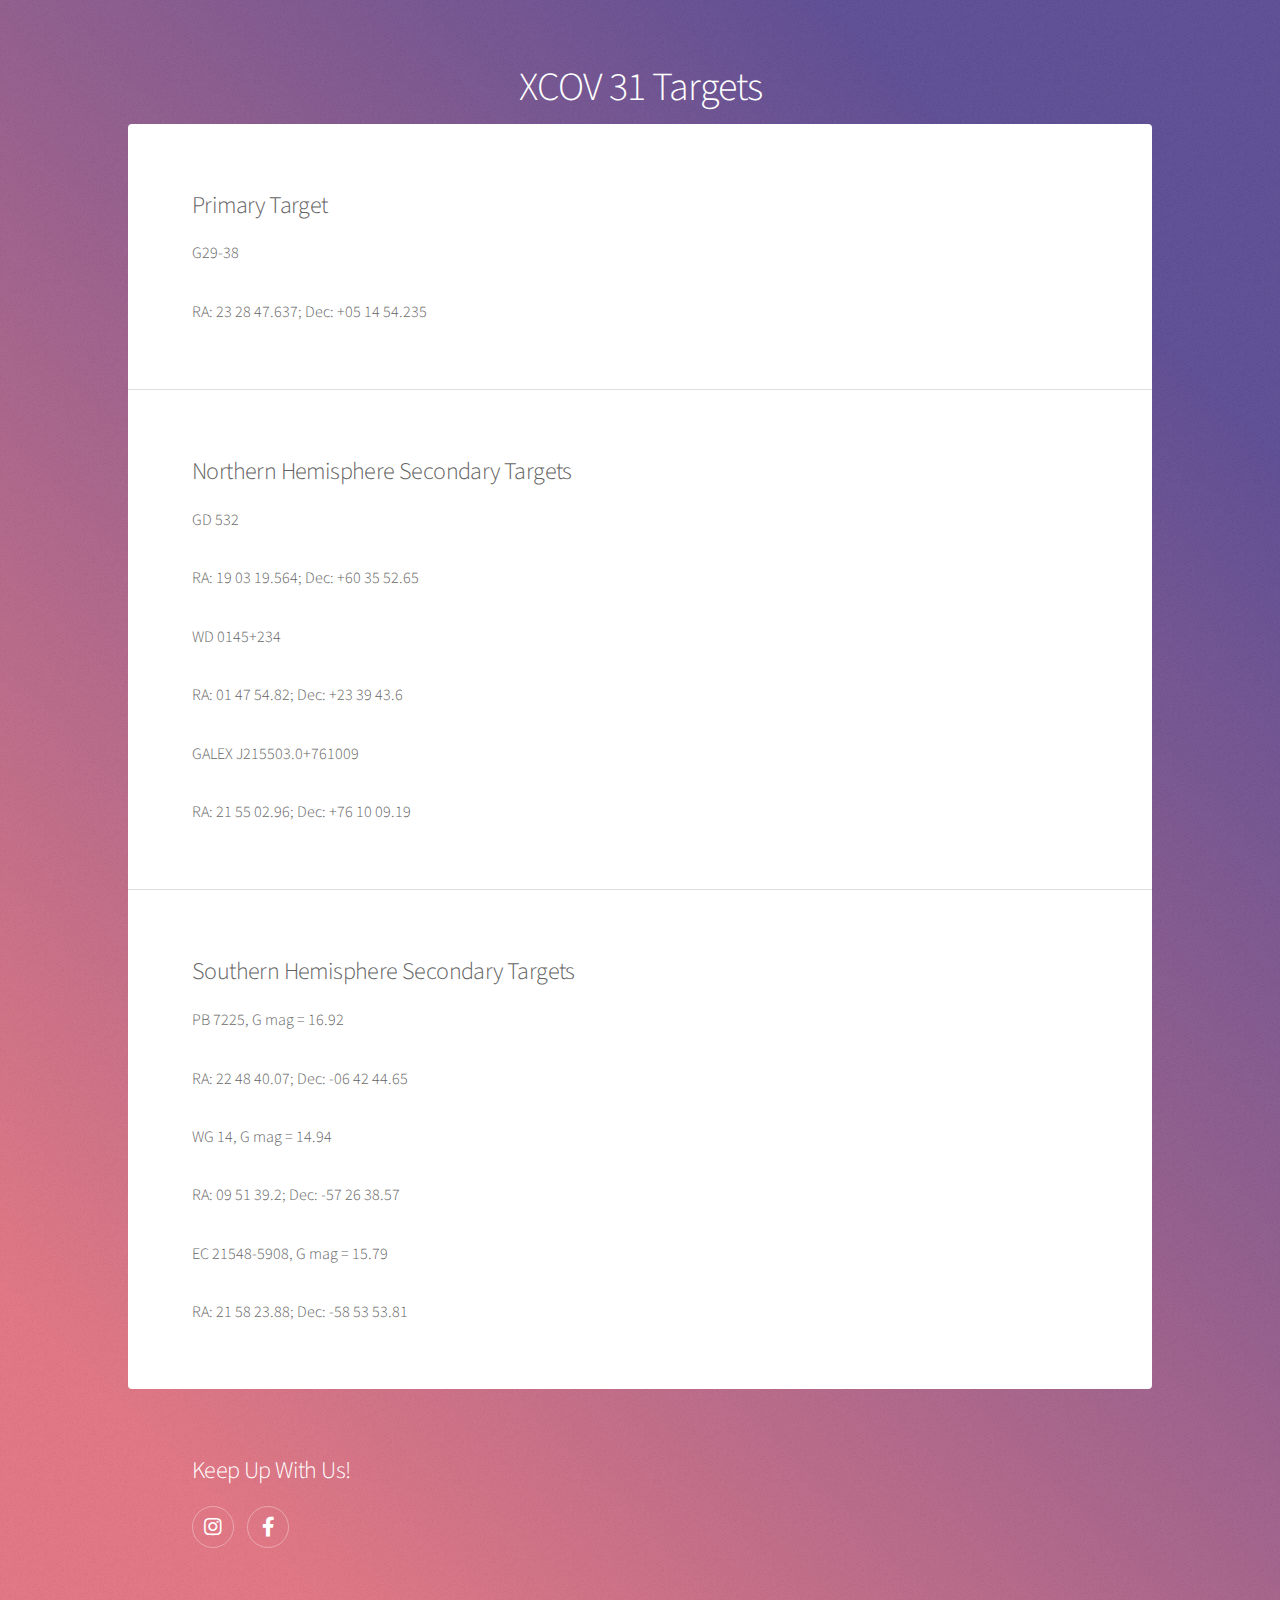
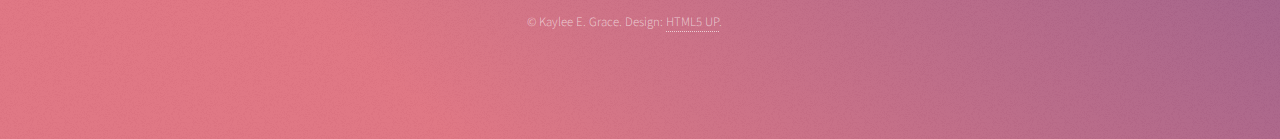
<file: xcov31_targets.html>
<!DOCTYPE HTML>
<!--
	Stellar by HTML5 UP
	html5up.net | @ajlkn
	Free for personal and commercial use under the CCA 3.0 license (html5up.net/license)
-->
<html>
	<head>
		<title>Whole Earth Telescope XCOV 31 Targets</title>
		<meta charset="utf-8" />
		<meta name="viewport" content="width=device-width, initial-scale=1, user-scalable=no" />
		<link rel="stylesheet" href="assets/css/main.css" />
		<noscript><link rel="stylesheet" href="assets/css/noscript.css" /></noscript>
	</head>
	<body class="is-preload">

		<!-- Wrapper -->
			<div id="wrapper">

				<!-- Header -->
					<header id="header">
						<h1>XCOV 31 Targets</h1>
					</header>

				<!-- Main -->
					<div id="main">

						<!-- Content -->
							<section id="content" class="main">
								<h2>Primary Target</h2>
								<p>G29-38</p>
								<p>RA: 23 28 47.637; Dec: +05 14 54.235</p>
                
							</section>
						
						<section id="content" class="main">
								<h2>Northern Hemisphere Secondary Targets</h2>
								<p>GD 532</p>
								<p>RA: 19 03 19.564; Dec: +60 35 52.65</p>
								<p>WD 0145+234</p>
								<p>RA: 01 47 54.82; Dec: +23 39 43.6</p>
								<p>GALEX J215503.0+761009</p>
								<p>RA: 21 55 02.96; Dec: +76 10 09.19</p>
                
							</section>
						<section id="content" class="main">
								<h2>Southern Hemisphere Secondary Targets</h2>
								<p>PB 7225, G mag = 16.92</p>
								<p>RA: 22 48 40.07; Dec: -06 42 44.65</p>
								<p>WG 14, G mag = 14.94</p>
								<p>RA: 09 51 39.2; Dec: -57 26 38.57</p>
								<p>EC 21548-5908, G mag = 15.79</p>
								<p>RA: 21 58 23.88; Dec: -58 53 53.81</p>
                
							</section>

					</div>

				<!-- Footer -->
					<footer id="footer">
						<section>
							<h2>Keep Up With Us!</h2>
							<ul class="icons">
								<li><a href="https://www.instagram.com/mountcubaao/" class="icon brands fa-instagram alt"><span class="label">Instagram</span></a></li>
								<li><a href="https://www.facebook.com/mountcuba.org" class="icon brands fa-facebook-f alt"><span class="label">Facebook</span></a></li>
							</ul>
						</section>
						<p class="copyright">&copy; Kaylee E. Grace. Design: <a href="https://html5up.net">HTML5 UP</a>.</p>
					</footer>

			</div>

		<!-- Scripts -->
			<script src="assets/js/jquery.min.js"></script>
			<script src="assets/js/jquery.scrollex.min.js"></script>
			<script src="assets/js/jquery.scrolly.min.js"></script>
			<script src="assets/js/browser.min.js"></script>
			<script src="assets/js/breakpoints.min.js"></script>
			<script src="assets/js/util.js"></script>
			<script src="assets/js/main.js"></script>

	</body>
</html>
</file>
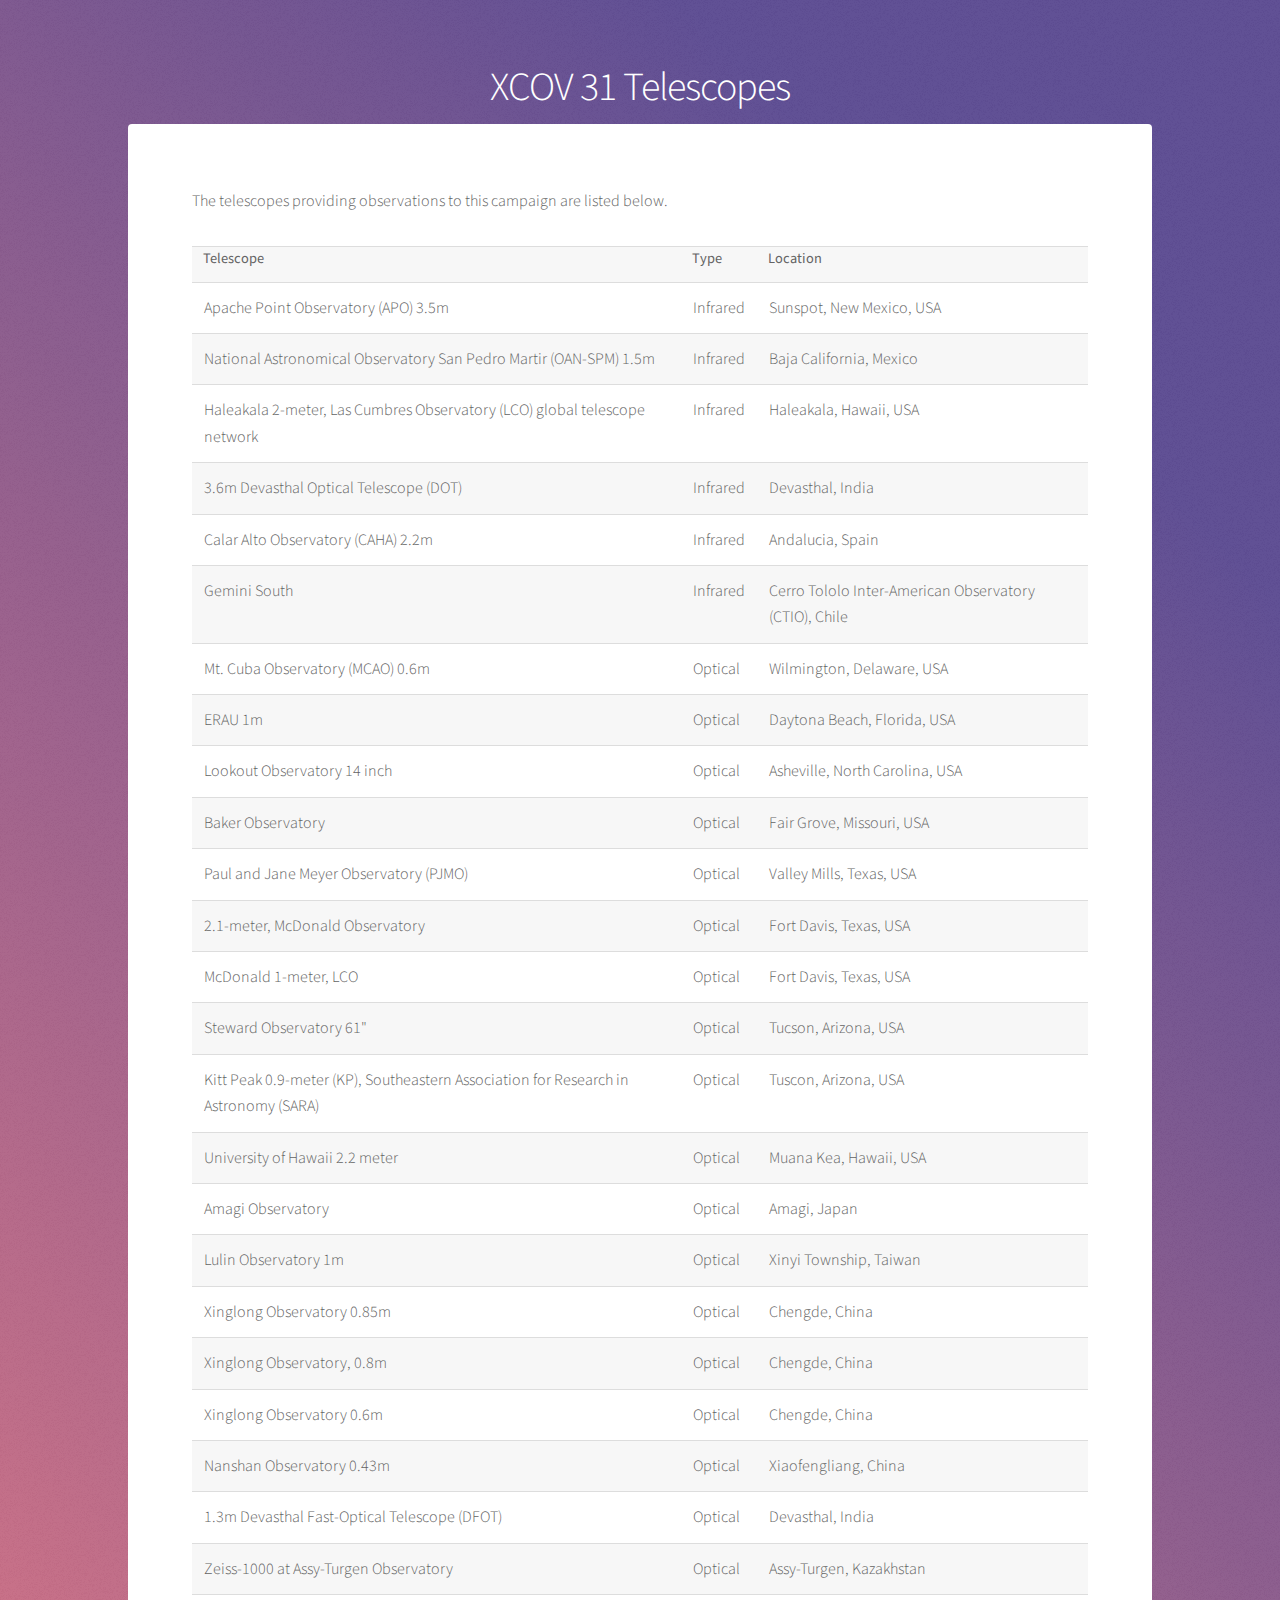
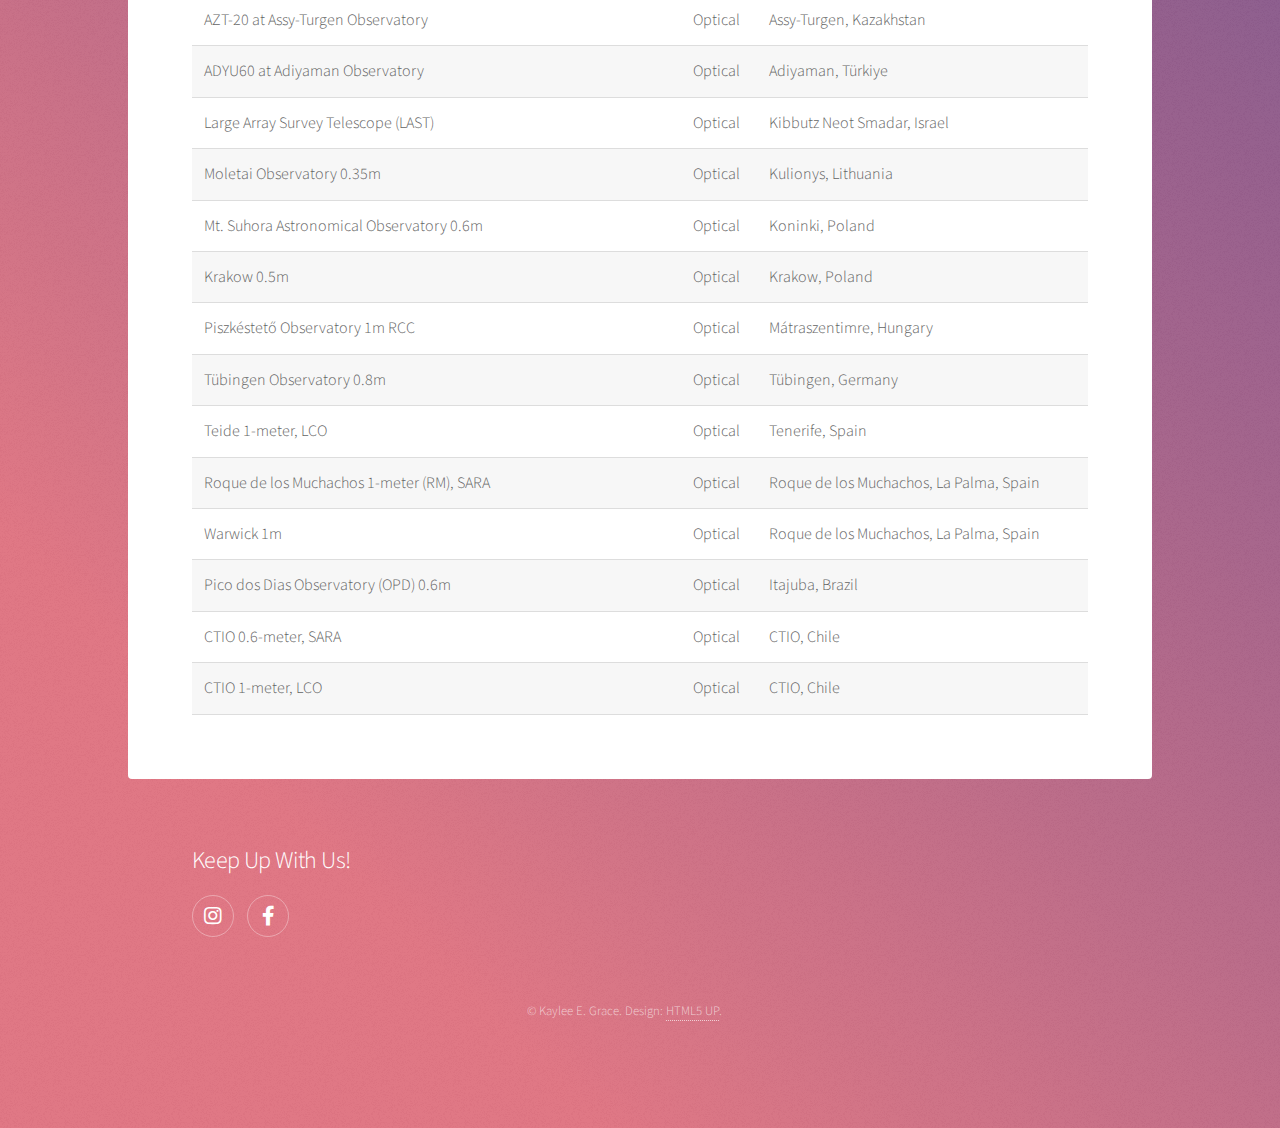
<file: xcov31_telescopes.html>
<!DOCTYPE HTML>
<!--
	Stellar by HTML5 UP
	html5up.net | @ajlkn
	Free for personal and commercial use under the CCA 3.0 license (html5up.net/license)
-->
<html>
	<head>
		<title>Whole Earth Telescope XCOV 31 Telescopes</title>
		<meta charset="utf-8" />
		<meta name="viewport" content="width=device-width, initial-scale=1, user-scalable=no" />
		<link rel="stylesheet" href="assets/css/main.css" />
		<noscript><link rel="stylesheet" href="assets/css/noscript.css" /></noscript>
	</head>
	<body class="is-preload">

		<!-- Wrapper -->
			<div id="wrapper">

				<!-- Header -->
					<header id="header">
						<h1>XCOV 31 Telescopes</h1>
					</header>

				<!-- Main -->
					<div id="main">

						<!-- Content -->
							<section id="content" class="main">
								<p>The telescopes providing observations to this campaign are listed below.
								<table>
									<tr><th>Telescope</th><th>Type</th><th>Location</th></tr>
									<tr><td>Apache Point Observatory (APO) 3.5m</td><td>Infrared</td><td>Sunspot, New Mexico, USA</td></tr>
									<tr><td>National Astronomical Observatory San Pedro Martir (OAN-SPM) 1.5m</td><td>Infrared</td><td>Baja California, Mexico</td></tr>
									<tr><td>Haleakala 2-meter, Las Cumbres Observatory (LCO) global telescope network</td><td>Infrared</td><td>Haleakala, Hawaii, USA</td></tr>
									<tr><td>3.6m Devasthal Optical Telescope (DOT)</td><td>Infrared</td><td>Devasthal, India</td></tr>
									<tr><td>Calar Alto Observatory (CAHA) 2.2m</td><td>Infrared</td><td>Andalucia, Spain</td></tr>
									<tr><td>Gemini South</td><td>Infrared</td><td>Cerro Tololo Inter-American Observatory (CTIO), Chile</td></tr>
									<tr><td>Mt. Cuba Observatory (MCAO) 0.6m</td><td>Optical</td><td>Wilmington, Delaware, USA</td></tr>
									<tr><td>ERAU 1m</td><td>Optical</td><td>Daytona Beach, Florida, USA</td></tr>
									<tr><td>Lookout Observatory 14 inch</td><td>Optical</td><td>Asheville, North Carolina, USA</td></tr>
									<tr><td>Baker Observatory</td><td>Optical</td><td>Fair Grove, Missouri, USA</td></tr>
									<tr><td>Paul and Jane Meyer Observatory (PJMO)</td><td>Optical</td><td>Valley Mills, Texas, USA</td></tr>
									<tr><td>2.1-meter, McDonald Observatory</td><td>Optical</td><td>Fort Davis, Texas, USA</td></tr>
									<tr><td>McDonald 1-meter, LCO</td><td>Optical</td><td>Fort Davis, Texas, USA</td></tr>
									<tr><td>Steward Observatory 61"</td><td>Optical</td><td>Tucson, Arizona, USA</td></tr>
									<tr><td>Kitt Peak 0.9-meter (KP), Southeastern Association for Research in Astronomy (SARA)</td><td>Optical</td><td>Tuscon, Arizona, USA</td></tr>
									<tr><td>University of Hawaii 2.2 meter</td><td>Optical</td><td>Muana Kea, Hawaii, USA</td></tr>
									<tr><td>Amagi Observatory</td><td>Optical</td><td>Amagi, Japan</td></tr>
									<tr><td>Lulin Observatory 1m</td><td>Optical</td><td>Xinyi Township, Taiwan</td></tr>
									<tr><td>Xinglong Observatory 0.85m</td><td>Optical</td><td>Chengde, China</td></tr>
									<tr><td>Xinglong Observatory, 0.8m</td><td>Optical</td><td>Chengde, China</td></tr>
									<tr><td>Xinglong Observatory 0.6m</td><td>Optical</td><td>Chengde, China</td></tr>
									<tr><td>Nanshan Observatory 0.43m</td><td>Optical</td><td>Xiaofengliang, China</td></tr>
									<tr><td>1.3m Devasthal Fast-Optical Telescope (DFOT)</td><td>Optical</td><td>Devasthal, India</td></tr>
									<tr><td>Zeiss-1000 at Assy-Turgen Observatory</td><td>Optical</td><td>Assy-Turgen, Kazakhstan</td></tr>
									<tr><td>AZT-20 at Assy-Turgen Observatory</td><td>Optical</td><td>Assy-Turgen, Kazakhstan</td></tr>
									<tr><td>ADYU60 at Adiyaman Observatory</td><td>Optical</td><td>Adiyaman, Türkiye</td></tr>
									<tr><td>Large Array Survey Telescope (LAST)</td><td>Optical</td><td>Kibbutz Neot Smadar, Israel</td></tr>
									<tr><td>Moletai Observatory 0.35m</td><td>Optical</td><td>Kulionys, Lithuania</td></tr>
									<tr><td>Mt. Suhora Astronomical Observatory 0.6m</td><td>Optical</td><td>Koninki, Poland</td></tr>
									<tr><td>Krakow 0.5m</td><td>Optical</td><td>Krakow, Poland</td></tr>
									<tr><td>Piszkéstető Observatory 1m RCC</td><td>Optical</td><td>Mátraszentimre, Hungary</td></tr>
									<tr><td>Tübingen Observatory 0.8m</td><td>Optical</td><td>Tübingen, Germany</td></tr>
									<tr><td>Teide 1-meter, LCO</td><td>Optical</td><td>Tenerife, Spain</td></tr>
									<tr><td>Roque de los Muchachos 1-meter (RM), SARA</td><td>Optical</td><td>Roque de los Muchachos, La Palma, Spain</td></tr>
									<tr><td>Warwick 1m</td><td>Optical</td><td>Roque de los Muchachos, La Palma, Spain</td></tr>
									<tr><td>Pico dos Dias Observatory (OPD) 0.6m</td><td>Optical</td><td>Itajuba, Brazil</td></tr>
									<tr><td>CTIO 0.6-meter, SARA</td><td>Optical</td><td>CTIO, Chile</td></tr>
									<tr><td>CTIO 1-meter, LCO</td><td>Optical</td><td>CTIO, Chile</td></tr>
									
								</table></p>
								
							</section>

					</div>

				<!-- Footer -->
					<footer id="footer">
						<section>
							<h2>Keep Up With Us!</h2>
							<ul class="icons">
								<li><a href="https://www.instagram.com/mountcubaao/" class="icon brands fa-instagram alt"><span class="label">Instagram</span></a></li>
								<li><a href="https://www.facebook.com/mountcuba.org" class="icon brands fa-facebook-f alt"><span class="label">Facebook</span></a></li>
							</ul>
						</section>
						<p class="copyright">&copy; Kaylee E. Grace. Design: <a href="https://html5up.net">HTML5 UP</a>.</p>
					</footer>

			</div>

		<!-- Scripts -->
			<script src="assets/js/jquery.min.js"></script>
			<script src="assets/js/jquery.scrollex.min.js"></script>
			<script src="assets/js/jquery.scrolly.min.js"></script>
			<script src="assets/js/browser.min.js"></script>
			<script src="assets/js/breakpoints.min.js"></script>
			<script src="assets/js/util.js"></script>
			<script src="assets/js/main.js"></script>

	</body>
</html>
</file>
<file: assets/css/noscript.css>
/*
	Stellar by HTML5 UP
	html5up.net | @ajlkn
	Free for personal and commercial use under the CCA 3.0 license (html5up.net/license)
*/

/* Header */

	body.is-preload #header.alt > * {
		opacity: 1;
	}

	body.is-preload #header.alt .logo {
		-moz-transform: none;
		-webkit-transform: none;
		-ms-transform: none;
		transform: none;
	}
</file>
<file: assets/css/main.css>
@import url(fontawesome-all.min.css);
@import 'https://fonts.googleapis.com/css?family=Source+Sans+Pro:300,400';

/*
	Stellar by HTML5 UP
	html5up.net | @ajlkn
	Free for personal and commercial use under the CCA 3.0 license (html5up.net/license)
*/

html, body, div, span, applet, object,
iframe, h1, h2, h3, h4, h5, h6, p, blockquote,
pre, a, abbr, acronym, address, big, cite,
code, del, dfn, em, img, ins, kbd, q, s, samp,
small, strike, strong, sub, sup, tt, var, b,
u, i, center, dl, dt, dd, ol, ul, li, fieldset,
form, label, legend, table, caption, tbody,
tfoot, thead, tr, th, td, article, aside,
canvas, details, embed, figure, figcaption,
footer, header, hgroup, menu, nav, output, ruby,
section, summary, time, mark, audio, video {
	margin: 0;
	padding: 0;
	border: 0;
	font-size: 100%;
	font: inherit;
	vertical-align: baseline;}

article, aside, details, figcaption, figure,
footer, header, hgroup, menu, nav, section {
	display: block;}

body {
	line-height: 1;
}

ol, ul {
	list-style: none;
}

blockquote, q {
	quotes: none;
}

	blockquote:before, blockquote:after, q:before, q:after {
		content: '';
		content: none;
	}

table {
	border-collapse: collapse;
	border-spacing: 0;
}

body {
	-webkit-text-size-adjust: none;
}

mark {
	background-color: transparent;
	color: inherit;
}

input::-moz-focus-inner {
	border: 0;
	padding: 0;
}

input, select, textarea {
	-moz-appearance: none;
	-webkit-appearance: none;
	-ms-appearance: none;
	appearance: none;
}

/* Basic */

	@-ms-viewport {
		width: device-width;
	}

	body {
		-ms-overflow-style: scrollbar;
	}

	@media screen and (max-width: 480px) {

		html, body {
			min-width: 320px;
		}

	}

	html {
		box-sizing: border-box;
	}

	*, *:before, *:after {
		box-sizing: inherit;
	}

	body {
		background-color: #935d8c;
		background-image: url("images/overlay.png"), -moz-linear-gradient(45deg, #e37682 15%, #5f4d93 85%);
		background-image: url("images/overlay.png"), -webkit-linear-gradient(45deg, #e37682 15%, #5f4d93 85%);
		background-image: url("images/overlay.png"), -ms-linear-gradient(45deg, #e37682 15%, #5f4d93 85%);
		background-image: url("images/overlay.png"), linear-gradient(45deg, #e37682 15%, #5f4d93 85%);
	}

		body.is-preload *, body.is-preload *:before, body.is-preload *:after {
			-moz-animation: none !important;
			-webkit-animation: none !important;
			-ms-animation: none !important;
			animation: none !important;
			-moz-transition: none !important;
			-webkit-transition: none !important;
			-ms-transition: none !important;
			transition: none !important;
		}

/* Type */

	body {
		background-color: #935d8c;
		color: rgba(255, 255, 255, 0.65);
	}

	body, input, select, textarea {
		font-family: "Source Sans Pro", Helvetica, sans-serif;
		font-size: 17pt;
		font-weight: 300;
		line-height: 1.65;
	}

		@media screen and (max-width: 1680px) {

			body, input, select, textarea {
				font-size: 14pt;
			}

		}

		@media screen and (max-width: 1280px) {

			body, input, select, textarea {
				font-size: 12pt;
			}

		}

		@media screen and (max-width: 360px) {

			body, input, select, textarea {
				font-size: 11pt;
			}

		}

	a {
		-moz-transition: color 0.2s ease, border-bottom 0.2s ease;
		-webkit-transition: color 0.2s ease, border-bottom 0.2s ease;
		-ms-transition: color 0.2s ease, border-bottom 0.2s ease;
		transition: color 0.2s ease, border-bottom 0.2s ease;
		text-decoration: none;
		border-bottom: dotted 1px;
		color: inherit;
	}

		a:hover {
			border-bottom-color: transparent;
		}

	strong, b {
		font-weight: 400;
	}

	em, i {
		font-style: italic;
	}

	p {
		margin: 0 0 2em 0;
	}

		p.content {
			-moz-columns: 20em 2;
			-webkit-columns: 20em 2;
			-ms-columns: 20em 2;
			columns: 20em 2;
			-moz-column-gap: 2em;
			-webkit-column-gap: 2em;
			-ms-column-gap: 2em;
			column-gap: 2em;
			text-align: justify;
		}

	h1, h2, h3, h4, h5, h6 {
		font-weight: 300;
		line-height: 1.5;
		margin: 0 0 0.7em 0;
		letter-spacing: -0.025em;
	}

		h1 a, h2 a, h3 a, h4 a, h5 a, h6 a {
			color: inherit;
			text-decoration: none;
		}

	h1 {
		font-size: 2.5em;
		line-height: 1.2;
	}

	h2 {
		font-size: 1.5em;
	}

	h3 {
		font-size: 1.25em;
	}

	h4 {
		font-size: 1.1em;
	}

	h5 {
		font-size: 0.9em;
	}

	h6 {
		font-size: 0.7em;
	}

	@media screen and (max-width: 736px) {

		h1 {
			font-size: 2em;
		}

	}

	sub {
		font-size: 0.8em;
		position: relative;
		top: 0.5em;
	}

	sup {
		font-size: 0.8em;
		position: relative;
		top: -0.5em;
	}

	blockquote {
		border-left: solid 4px;
		font-style: italic;
		margin: 0 0 2em 0;
		padding: 0.5em 0 0.5em 2em;
	}

	code {
		border-radius: 8px;
		border: solid 1px;
		font-family: "Courier New", monospace;
		font-size: 0.9em;
		margin: 0 0.25em;
		padding: 0.25em 0.65em;
	}

	pre {
		-webkit-overflow-scrolling: touch;
		font-family: "Courier New", monospace;
		font-size: 0.9em;
		margin: 0 0 2em 0;
	}

		pre code {
			display: block;
			line-height: 1.75;
			padding: 1em 1.5em;
			overflow-x: auto;
		}

	hr {
		border: 0;
		border-bottom: solid 1px;
		margin: 2em 0;
	}

		hr.major {
			margin: 3em 0;
		}

	.align-left {
		text-align: left;
	}

	.align-center {
		text-align: center;
	}

	.align-right {
		text-align: right;
	}

	input, select, textarea {
		color: #ffffff;
	}

	a:hover {
		color: #ffffff;
	}

	strong, b {
		color: #ffffff;
	}

	h1, h2, h3, h4, h5, h6 {
		color: #ffffff;
	}

	blockquote {
		border-left-color: rgba(255, 255, 255, 0.35);
	}

	code {
		background: rgba(255, 255, 255, 0.075);
		border-color: rgba(255, 255, 255, 0.35);
	}

	hr {
		border-bottom-color: rgba(255, 255, 255, 0.35);
	}

/* Row */

	.row {
		display: flex;
		flex-wrap: wrap;
		box-sizing: border-box;
		align-items: stretch;
	}

		.row > * {
			box-sizing: border-box;
		}

		.row.gtr-uniform > * > :last-child {
			margin-bottom: 0;
		}

		.row.aln-left {
			justify-content: flex-start;
		}

		.row.aln-center {
			justify-content: center;
		}

		.row.aln-right {
			justify-content: flex-end;
		}

		.row.aln-top {
			align-items: flex-start;
		}

		.row.aln-middle {
			align-items: center;
		}

		.row.aln-bottom {
			align-items: flex-end;
		}

		.row > .imp {
			order: -1;
		}

		.row > .col-1 {
			width: 8.33333%;
		}

		.row > .off-1 {
			margin-left: 8.33333%;
		}

		.row > .col-2 {
			width: 16.66667%;
		}

		.row > .off-2 {
			margin-left: 16.66667%;
		}

		.row > .col-3 {
			width: 25%;
		}

		.row > .off-3 {
			margin-left: 25%;
		}

		.row > .col-4 {
			width: 33.33333%;
		}

		.row > .off-4 {
			margin-left: 33.33333%;
		}

		.row > .col-5 {
			width: 41.66667%;
		}

		.row > .off-5 {
			margin-left: 41.66667%;
		}

		.row > .col-6 {
			width: 50%;
		}

		.row > .off-6 {
			margin-left: 50%;
		}

		.row > .col-7 {
			width: 58.33333%;
		}

		.row > .off-7 {
			margin-left: 58.33333%;
		}

		.row > .col-8 {
			width: 66.66667%;
		}

		.row > .off-8 {
			margin-left: 66.66667%;
		}

		.row > .col-9 {
			width: 75%;
		}

		.row > .off-9 {
			margin-left: 75%;
		}

		.row > .col-10 {
			width: 83.33333%;
		}

		.row > .off-10 {
			margin-left: 83.33333%;
		}

		.row > .col-11 {
			width: 91.66667%;
		}

		.row > .off-11 {
			margin-left: 91.66667%;
		}

		.row > .col-12 {
			width: 100%;
		}

		.row > .off-12 {
			margin-left: 100%;
		}

		.row.gtr-0 {
			margin-top: 0;
			margin-left: 0em;
		}

			.row.gtr-0 > * {
				padding: 0 0 0 0em;
			}

			.row.gtr-0.gtr-uniform {
				margin-top: 0em;
			}

				.row.gtr-0.gtr-uniform > * {
					padding-top: 0em;
				}

		.row.gtr-25 {
			margin-top: 0;
			margin-left: -0.375em;
		}

			.row.gtr-25 > * {
				padding: 0 0 0 0.375em;
			}

			.row.gtr-25.gtr-uniform {
				margin-top: -0.375em;
			}

				.row.gtr-25.gtr-uniform > * {
					padding-top: 0.375em;
				}

		.row.gtr-50 {
			margin-top: 0;
			margin-left: -0.75em;
		}

			.row.gtr-50 > * {
				padding: 0 0 0 0.75em;
			}

			.row.gtr-50.gtr-uniform {
				margin-top: -0.75em;
			}

				.row.gtr-50.gtr-uniform > * {
					padding-top: 0.75em;
				}

		.row {
			margin-top: 0;
			margin-left: -1.5em;
		}

			.row > * {
				padding: 0 0 0 1.5em;
			}

			.row.gtr-uniform {
				margin-top: -1.5em;
			}

				.row.gtr-uniform > * {
					padding-top: 1.5em;
				}

		.row.gtr-150 {
			margin-top: 0;
			margin-left: -2.25em;
		}

			.row.gtr-150 > * {
				padding: 0 0 0 2.25em;
			}

			.row.gtr-150.gtr-uniform {
				margin-top: -2.25em;
			}

				.row.gtr-150.gtr-uniform > * {
					padding-top: 2.25em;
				}

		.row.gtr-200 {
			margin-top: 0;
			margin-left: -3em;
		}

			.row.gtr-200 > * {
				padding: 0 0 0 3em;
			}

			.row.gtr-200.gtr-uniform {
				margin-top: -3em;
			}

				.row.gtr-200.gtr-uniform > * {
					padding-top: 3em;
				}

		@media screen and (max-width: 1680px) {

			.row {
				display: flex;
				flex-wrap: wrap;
				box-sizing: border-box;
				align-items: stretch;
			}

				.row > * {
					box-sizing: border-box;
				}

				.row.gtr-uniform > * > :last-child {
					margin-bottom: 0;
				}

				.row.aln-left {
					justify-content: flex-start;
				}

				.row.aln-center {
					justify-content: center;
				}

				.row.aln-right {
					justify-content: flex-end;
				}

				.row.aln-top {
					align-items: flex-start;
				}

				.row.aln-middle {
					align-items: center;
				}

				.row.aln-bottom {
					align-items: flex-end;
				}

				.row > .imp-xlarge {
					order: -1;
				}

				.row > .col-1-xlarge {
					width: 8.33333%;
				}

				.row > .off-1-xlarge {
					margin-left: 8.33333%;
				}

				.row > .col-2-xlarge {
					width: 16.66667%;
				}

				.row > .off-2-xlarge {
					margin-left: 16.66667%;
				}

				.row > .col-3-xlarge {
					width: 25%;
				}

				.row > .off-3-xlarge {
					margin-left: 25%;
				}

				.row > .col-4-xlarge {
					width: 33.33333%;
				}

				.row > .off-4-xlarge {
					margin-left: 33.33333%;
				}

				.row > .col-5-xlarge {
					width: 41.66667%;
				}

				.row > .off-5-xlarge {
					margin-left: 41.66667%;
				}

				.row > .col-6-xlarge {
					width: 50%;
				}

				.row > .off-6-xlarge {
					margin-left: 50%;
				}

				.row > .col-7-xlarge {
					width: 58.33333%;
				}

				.row > .off-7-xlarge {
					margin-left: 58.33333%;
				}

				.row > .col-8-xlarge {
					width: 66.66667%;
				}

				.row > .off-8-xlarge {
					margin-left: 66.66667%;
				}

				.row > .col-9-xlarge {
					width: 75%;
				}

				.row > .off-9-xlarge {
					margin-left: 75%;
				}

				.row > .col-10-xlarge {
					width: 83.33333%;
				}

				.row > .off-10-xlarge {
					margin-left: 83.33333%;
				}

				.row > .col-11-xlarge {
					width: 91.66667%;
				}

				.row > .off-11-xlarge {
					margin-left: 91.66667%;
				}

				.row > .col-12-xlarge {
					width: 100%;
				}

				.row > .off-12-xlarge {
					margin-left: 100%;
				}

				.row.gtr-0 {
					margin-top: 0;
					margin-left: 0em;
				}

					.row.gtr-0 > * {
						padding: 0 0 0 0em;
					}

					.row.gtr-0.gtr-uniform {
						margin-top: 0em;
					}

						.row.gtr-0.gtr-uniform > * {
							padding-top: 0em;
						}

				.row.gtr-25 {
					margin-top: 0;
					margin-left: -0.375em;
				}

					.row.gtr-25 > * {
						padding: 0 0 0 0.375em;
					}

					.row.gtr-25.gtr-uniform {
						margin-top: -0.375em;
					}

						.row.gtr-25.gtr-uniform > * {
							padding-top: 0.375em;
						}

				.row.gtr-50 {
					margin-top: 0;
					margin-left: -0.75em;
				}

					.row.gtr-50 > * {
						padding: 0 0 0 0.75em;
					}

					.row.gtr-50.gtr-uniform {
						margin-top: -0.75em;
					}

						.row.gtr-50.gtr-uniform > * {
							padding-top: 0.75em;
						}

				.row {
					margin-top: 0;
					margin-left: -1.5em;
				}

					.row > * {
						padding: 0 0 0 1.5em;
					}

					.row.gtr-uniform {
						margin-top: -1.5em;
					}

						.row.gtr-uniform > * {
							padding-top: 1.5em;
						}

				.row.gtr-150 {
					margin-top: 0;
					margin-left: -2.25em;
				}

					.row.gtr-150 > * {
						padding: 0 0 0 2.25em;
					}

					.row.gtr-150.gtr-uniform {
						margin-top: -2.25em;
					}

						.row.gtr-150.gtr-uniform > * {
							padding-top: 2.25em;
						}

				.row.gtr-200 {
					margin-top: 0;
					margin-left: -3em;
				}

					.row.gtr-200 > * {
						padding: 0 0 0 3em;
					}

					.row.gtr-200.gtr-uniform {
						margin-top: -3em;
					}

						.row.gtr-200.gtr-uniform > * {
							padding-top: 3em;
						}

		}

		@media screen and (max-width: 1280px) {

			.row {
				display: flex;
				flex-wrap: wrap;
				box-sizing: border-box;
				align-items: stretch;
			}

				.row > * {
					box-sizing: border-box;
				}

				.row.gtr-uniform > * > :last-child {
					margin-bottom: 0;
				}

				.row.aln-left {
					justify-content: flex-start;
				}

				.row.aln-center {
					justify-content: center;
				}

				.row.aln-right {
					justify-content: flex-end;
				}

				.row.aln-top {
					align-items: flex-start;
				}

				.row.aln-middle {
					align-items: center;
				}

				.row.aln-bottom {
					align-items: flex-end;
				}

				.row > .imp-large {
					order: -1;
				}

				.row > .col-1-large {
					width: 8.33333%;
				}

				.row > .off-1-large {
					margin-left: 8.33333%;
				}

				.row > .col-2-large {
					width: 16.66667%;
				}

				.row > .off-2-large {
					margin-left: 16.66667%;
				}

				.row > .col-3-large {
					width: 25%;
				}

				.row > .off-3-large {
					margin-left: 25%;
				}

				.row > .col-4-large {
					width: 33.33333%;
				}

				.row > .off-4-large {
					margin-left: 33.33333%;
				}

				.row > .col-5-large {
					width: 41.66667%;
				}

				.row > .off-5-large {
					margin-left: 41.66667%;
				}

				.row > .col-6-large {
					width: 50%;
				}

				.row > .off-6-large {
					margin-left: 50%;
				}

				.row > .col-7-large {
					width: 58.33333%;
				}

				.row > .off-7-large {
					margin-left: 58.33333%;
				}

				.row > .col-8-large {
					width: 66.66667%;
				}

				.row > .off-8-large {
					margin-left: 66.66667%;
				}

				.row > .col-9-large {
					width: 75%;
				}

				.row > .off-9-large {
					margin-left: 75%;
				}

				.row > .col-10-large {
					width: 83.33333%;
				}

				.row > .off-10-large {
					margin-left: 83.33333%;
				}

				.row > .col-11-large {
					width: 91.66667%;
				}

				.row > .off-11-large {
					margin-left: 91.66667%;
				}

				.row > .col-12-large {
					width: 100%;
				}

				.row > .off-12-large {
					margin-left: 100%;
				}

				.row.gtr-0 {
					margin-top: 0;
					margin-left: 0em;
				}

					.row.gtr-0 > * {
						padding: 0 0 0 0em;
					}

					.row.gtr-0.gtr-uniform {
						margin-top: 0em;
					}

						.row.gtr-0.gtr-uniform > * {
							padding-top: 0em;
						}

				.row.gtr-25 {
					margin-top: 0;
					margin-left: -0.375em;
				}

					.row.gtr-25 > * {
						padding: 0 0 0 0.375em;
					}

					.row.gtr-25.gtr-uniform {
						margin-top: -0.375em;
					}

						.row.gtr-25.gtr-uniform > * {
							padding-top: 0.375em;
						}

				.row.gtr-50 {
					margin-top: 0;
					margin-left: -0.75em;
				}

					.row.gtr-50 > * {
						padding: 0 0 0 0.75em;
					}

					.row.gtr-50.gtr-uniform {
						margin-top: -0.75em;
					}

						.row.gtr-50.gtr-uniform > * {
							padding-top: 0.75em;
						}

				.row {
					margin-top: 0;
					margin-left: -1.5em;
				}

					.row > * {
						padding: 0 0 0 1.5em;
					}

					.row.gtr-uniform {
						margin-top: -1.5em;
					}

						.row.gtr-uniform > * {
							padding-top: 1.5em;
						}

				.row.gtr-150 {
					margin-top: 0;
					margin-left: -2.25em;
				}

					.row.gtr-150 > * {
						padding: 0 0 0 2.25em;
					}

					.row.gtr-150.gtr-uniform {
						margin-top: -2.25em;
					}

						.row.gtr-150.gtr-uniform > * {
							padding-top: 2.25em;
						}

				.row.gtr-200 {
					margin-top: 0;
					margin-left: -3em;
				}

					.row.gtr-200 > * {
						padding: 0 0 0 3em;
					}

					.row.gtr-200.gtr-uniform {
						margin-top: -3em;
					}

						.row.gtr-200.gtr-uniform > * {
							padding-top: 3em;
						}

		}

		@media screen and (max-width: 980px) {

			.row {
				display: flex;
				flex-wrap: wrap;
				box-sizing: border-box;
				align-items: stretch;
			}

				.row > * {
					box-sizing: border-box;
				}

				.row.gtr-uniform > * > :last-child {
					margin-bottom: 0;
				}

				.row.aln-left {
					justify-content: flex-start;
				}

				.row.aln-center {
					justify-content: center;
				}

				.row.aln-right {
					justify-content: flex-end;
				}

				.row.aln-top {
					align-items: flex-start;
				}

				.row.aln-middle {
					align-items: center;
				}

				.row.aln-bottom {
					align-items: flex-end;
				}

				.row > .imp-medium {
					order: -1;
				}

				.row > .col-1-medium {
					width: 8.33333%;
				}

				.row > .off-1-medium {
					margin-left: 8.33333%;
				}

				.row > .col-2-medium {
					width: 16.66667%;
				}

				.row > .off-2-medium {
					margin-left: 16.66667%;
				}

				.row > .col-3-medium {
					width: 25%;
				}

				.row > .off-3-medium {
					margin-left: 25%;
				}

				.row > .col-4-medium {
					width: 33.33333%;
				}

				.row > .off-4-medium {
					margin-left: 33.33333%;
				}

				.row > .col-5-medium {
					width: 41.66667%;
				}

				.row > .off-5-medium {
					margin-left: 41.66667%;
				}

				.row > .col-6-medium {
					width: 50%;
				}

				.row > .off-6-medium {
					margin-left: 50%;
				}

				.row > .col-7-medium {
					width: 58.33333%;
				}

				.row > .off-7-medium {
					margin-left: 58.33333%;
				}

				.row > .col-8-medium {
					width: 66.66667%;
				}

				.row > .off-8-medium {
					margin-left: 66.66667%;
				}

				.row > .col-9-medium {
					width: 75%;
				}

				.row > .off-9-medium {
					margin-left: 75%;
				}

				.row > .col-10-medium {
					width: 83.33333%;
				}

				.row > .off-10-medium {
					margin-left: 83.33333%;
				}

				.row > .col-11-medium {
					width: 91.66667%;
				}

				.row > .off-11-medium {
					margin-left: 91.66667%;
				}

				.row > .col-12-medium {
					width: 100%;
				}

				.row > .off-12-medium {
					margin-left: 100%;
				}

				.row.gtr-0 {
					margin-top: 0;
					margin-left: 0em;
				}

					.row.gtr-0 > * {
						padding: 0 0 0 0em;
					}

					.row.gtr-0.gtr-uniform {
						margin-top: 0em;
					}

						.row.gtr-0.gtr-uniform > * {
							padding-top: 0em;
						}

				.row.gtr-25 {
					margin-top: 0;
					margin-left: -0.375em;
				}

					.row.gtr-25 > * {
						padding: 0 0 0 0.375em;
					}

					.row.gtr-25.gtr-uniform {
						margin-top: -0.375em;
					}

						.row.gtr-25.gtr-uniform > * {
							padding-top: 0.375em;
						}

				.row.gtr-50 {
					margin-top: 0;
					margin-left: -0.75em;
				}

					.row.gtr-50 > * {
						padding: 0 0 0 0.75em;
					}

					.row.gtr-50.gtr-uniform {
						margin-top: -0.75em;
					}

						.row.gtr-50.gtr-uniform > * {
							padding-top: 0.75em;
						}

				.row {
					margin-top: 0;
					margin-left: -1.5em;
				}

					.row > * {
						padding: 0 0 0 1.5em;
					}

					.row.gtr-uniform {
						margin-top: -1.5em;
					}

						.row.gtr-uniform > * {
							padding-top: 1.5em;
						}

				.row.gtr-150 {
					margin-top: 0;
					margin-left: -2.25em;
				}

					.row.gtr-150 > * {
						padding: 0 0 0 2.25em;
					}

					.row.gtr-150.gtr-uniform {
						margin-top: -2.25em;
					}

						.row.gtr-150.gtr-uniform > * {
							padding-top: 2.25em;
						}

				.row.gtr-200 {
					margin-top: 0;
					margin-left: -3em;
				}

					.row.gtr-200 > * {
						padding: 0 0 0 3em;
					}

					.row.gtr-200.gtr-uniform {
						margin-top: -3em;
					}

						.row.gtr-200.gtr-uniform > * {
							padding-top: 3em;
						}

		}

		@media screen and (max-width: 736px) {

			.row {
				display: flex;
				flex-wrap: wrap;
				box-sizing: border-box;
				align-items: stretch;
			}

				.row > * {
					box-sizing: border-box;
				}

				.row.gtr-uniform > * > :last-child {
					margin-bottom: 0;
				}

				.row.aln-left {
					justify-content: flex-start;
				}

				.row.aln-center {
					justify-content: center;
				}

				.row.aln-right {
					justify-content: flex-end;
				}

				.row.aln-top {
					align-items: flex-start;
				}

				.row.aln-middle {
					align-items: center;
				}

				.row.aln-bottom {
					align-items: flex-end;
				}

				.row > .imp-small {
					order: -1;
				}

				.row > .col-1-small {
					width: 8.33333%;
				}

				.row > .off-1-small {
					margin-left: 8.33333%;
				}

				.row > .col-2-small {
					width: 16.66667%;
				}

				.row > .off-2-small {
					margin-left: 16.66667%;
				}

				.row > .col-3-small {
					width: 25%;
				}

				.row > .off-3-small {
					margin-left: 25%;
				}

				.row > .col-4-small {
					width: 33.33333%;
				}

				.row > .off-4-small {
					margin-left: 33.33333%;
				}

				.row > .col-5-small {
					width: 41.66667%;
				}

				.row > .off-5-small {
					margin-left: 41.66667%;
				}

				.row > .col-6-small {
					width: 50%;
				}

				.row > .off-6-small {
					margin-left: 50%;
				}

				.row > .col-7-small {
					width: 58.33333%;
				}

				.row > .off-7-small {
					margin-left: 58.33333%;
				}

				.row > .col-8-small {
					width: 66.66667%;
				}

				.row > .off-8-small {
					margin-left: 66.66667%;
				}

				.row > .col-9-small {
					width: 75%;
				}

				.row > .off-9-small {
					margin-left: 75%;
				}

				.row > .col-10-small {
					width: 83.33333%;
				}

				.row > .off-10-small {
					margin-left: 83.33333%;
				}

				.row > .col-11-small {
					width: 91.66667%;
				}

				.row > .off-11-small {
					margin-left: 91.66667%;
				}

				.row > .col-12-small {
					width: 100%;
				}

				.row > .off-12-small {
					margin-left: 100%;
				}

				.row.gtr-0 {
					margin-top: 0;
					margin-left: 0em;
				}

					.row.gtr-0 > * {
						padding: 0 0 0 0em;
					}

					.row.gtr-0.gtr-uniform {
						margin-top: 0em;
					}

						.row.gtr-0.gtr-uniform > * {
							padding-top: 0em;
						}

				.row.gtr-25 {
					margin-top: 0;
					margin-left: -0.25em;
				}

					.row.gtr-25 > * {
						padding: 0 0 0 0.25em;
					}

					.row.gtr-25.gtr-uniform {
						margin-top: -0.25em;
					}

						.row.gtr-25.gtr-uniform > * {
							padding-top: 0.25em;
						}

				.row.gtr-50 {
					margin-top: 0;
					margin-left: -0.5em;
				}

					.row.gtr-50 > * {
						padding: 0 0 0 0.5em;
					}

					.row.gtr-50.gtr-uniform {
						margin-top: -0.5em;
					}

						.row.gtr-50.gtr-uniform > * {
							padding-top: 0.5em;
						}

				.row {
					margin-top: 0;
					margin-left: -1em;
				}

					.row > * {
						padding: 0 0 0 1em;
					}

					.row.gtr-uniform {
						margin-top: -1em;
					}

						.row.gtr-uniform > * {
							padding-top: 1em;
						}

				.row.gtr-150 {
					margin-top: 0;
					margin-left: -1.5em;
				}

					.row.gtr-150 > * {
						padding: 0 0 0 1.5em;
					}

					.row.gtr-150.gtr-uniform {
						margin-top: -1.5em;
					}

						.row.gtr-150.gtr-uniform > * {
							padding-top: 1.5em;
						}

				.row.gtr-200 {
					margin-top: 0;
					margin-left: -2em;
				}

					.row.gtr-200 > * {
						padding: 0 0 0 2em;
					}

					.row.gtr-200.gtr-uniform {
						margin-top: -2em;
					}

						.row.gtr-200.gtr-uniform > * {
							padding-top: 2em;
						}

		}

		@media screen and (max-width: 480px) {

			.row {
				display: flex;
				flex-wrap: wrap;
				box-sizing: border-box;
				align-items: stretch;
			}

				.row > * {
					box-sizing: border-box;
				}

				.row.gtr-uniform > * > :last-child {
					margin-bottom: 0;
				}

				.row.aln-left {
					justify-content: flex-start;
				}

				.row.aln-center {
					justify-content: center;
				}

				.row.aln-right {
					justify-content: flex-end;
				}

				.row.aln-top {
					align-items: flex-start;
				}

				.row.aln-middle {
					align-items: center;
				}

				.row.aln-bottom {
					align-items: flex-end;
				}

				.row > .imp-xsmall {
					order: -1;
				}

				.row > .col-1-xsmall {
					width: 8.33333%;
				}

				.row > .off-1-xsmall {
					margin-left: 8.33333%;
				}

				.row > .col-2-xsmall {
					width: 16.66667%;
				}

				.row > .off-2-xsmall {
					margin-left: 16.66667%;
				}

				.row > .col-3-xsmall {
					width: 25%;
				}

				.row > .off-3-xsmall {
					margin-left: 25%;
				}

				.row > .col-4-xsmall {
					width: 33.33333%;
				}

				.row > .off-4-xsmall {
					margin-left: 33.33333%;
				}

				.row > .col-5-xsmall {
					width: 41.66667%;
				}

				.row > .off-5-xsmall {
					margin-left: 41.66667%;
				}

				.row > .col-6-xsmall {
					width: 50%;
				}

				.row > .off-6-xsmall {
					margin-left: 50%;
				}

				.row > .col-7-xsmall {
					width: 58.33333%;
				}

				.row > .off-7-xsmall {
					margin-left: 58.33333%;
				}

				.row > .col-8-xsmall {
					width: 66.66667%;
				}

				.row > .off-8-xsmall {
					margin-left: 66.66667%;
				}

				.row > .col-9-xsmall {
					width: 75%;
				}

				.row > .off-9-xsmall {
					margin-left: 75%;
				}

				.row > .col-10-xsmall {
					width: 83.33333%;
				}

				.row > .off-10-xsmall {
					margin-left: 83.33333%;
				}

				.row > .col-11-xsmall {
					width: 91.66667%;
				}

				.row > .off-11-xsmall {
					margin-left: 91.66667%;
				}

				.row > .col-12-xsmall {
					width: 100%;
				}

				.row > .off-12-xsmall {
					margin-left: 100%;
				}

				.row.gtr-0 {
					margin-top: 0;
					margin-left: 0em;
				}

					.row.gtr-0 > * {
						padding: 0 0 0 0em;
					}

					.row.gtr-0.gtr-uniform {
						margin-top: 0em;
					}

						.row.gtr-0.gtr-uniform > * {
							padding-top: 0em;
						}

				.row.gtr-25 {
					margin-top: 0;
					margin-left: -0.3125em;
				}

					.row.gtr-25 > * {
						padding: 0 0 0 0.3125em;
					}

					.row.gtr-25.gtr-uniform {
						margin-top: -0.3125em;
					}

						.row.gtr-25.gtr-uniform > * {
							padding-top: 0.3125em;
						}

				.row.gtr-50 {
					margin-top: 0;
					margin-left: -0.625em;
				}

					.row.gtr-50 > * {
						padding: 0 0 0 0.625em;
					}

					.row.gtr-50.gtr-uniform {
						margin-top: -0.625em;
					}

						.row.gtr-50.gtr-uniform > * {
							padding-top: 0.625em;
						}

				.row {
					margin-top: 0;
					margin-left: -1.25em;
				}

					.row > * {
						padding: 0 0 0 1.25em;
					}

					.row.gtr-uniform {
						margin-top: -1.25em;
					}

						.row.gtr-uniform > * {
							padding-top: 1.25em;
						}

				.row.gtr-150 {
					margin-top: 0;
					margin-left: -1.875em;
				}

					.row.gtr-150 > * {
						padding: 0 0 0 1.875em;
					}

					.row.gtr-150.gtr-uniform {
						margin-top: -1.875em;
					}

						.row.gtr-150.gtr-uniform > * {
							padding-top: 1.875em;
						}

				.row.gtr-200 {
					margin-top: 0;
					margin-left: -2.5em;
				}

					.row.gtr-200 > * {
						padding: 0 0 0 2.5em;
					}

					.row.gtr-200.gtr-uniform {
						margin-top: -2.5em;
					}

						.row.gtr-200.gtr-uniform > * {
							padding-top: 2.5em;
						}

		}

/* Box */

	.box {
		border-radius: 8px;
		border: solid;
		margin-bottom: 2em;
		padding: 1.5em;
	}

		.box > :last-child,
		.box > :last-child > :last-child,
		.box > :last-child > :last-child > :last-child {
			margin-bottom: 0;
		}

		.box.alt {
			border: 0;
			border-radius: 0;
			padding: 0;
		}

	.box {
		border-color: rgba(255, 255, 255, 0.35);
	}

/* Button */

	input[type="submit"],
	input[type="reset"],
	input[type="button"],
	button,
	.button {
		-moz-appearance: none;
		-webkit-appearance: none;
		-ms-appearance: none;
		appearance: none;
		-moz-transition: background-color 0.2s ease-in-out, color 0.2s ease-in-out;
		-webkit-transition: background-color 0.2s ease-in-out, color 0.2s ease-in-out;
		-ms-transition: background-color 0.2s ease-in-out, color 0.2s ease-in-out;
		transition: background-color 0.2s ease-in-out, color 0.2s ease-in-out;
		border-radius: 8px;
		border: 0;
		cursor: pointer;
		display: inline-block;
		font-weight: 300;
		height: 2.75em;
		line-height: 2.75em;
		min-width: 9.25em;
		padding: 0 1.5em;
		text-align: center;
		text-decoration: none;
		white-space: nowrap;
	}

		input[type="submit"].icon,
		input[type="reset"].icon,
		input[type="button"].icon,
		button.icon,
		.button.icon {
			padding-left: 1.35em;
		}

			input[type="submit"].icon:before,
			input[type="reset"].icon:before,
			input[type="button"].icon:before,
			button.icon:before,
			.button.icon:before {
				margin-right: 0.5em;
			}

		input[type="submit"].fit,
		input[type="reset"].fit,
		input[type="button"].fit,
		button.fit,
		.button.fit {
			width: 100%;
		}

		input[type="submit"].small,
		input[type="reset"].small,
		input[type="button"].small,
		button.small,
		.button.small {
			font-size: 0.8em;
		}

		input[type="submit"].large,
		input[type="reset"].large,
		input[type="button"].large,
		button.large,
		.button.large {
			font-size: 1.35em;
		}

		input[type="submit"].disabled, input[type="submit"]:disabled,
		input[type="reset"].disabled,
		input[type="reset"]:disabled,
		input[type="button"].disabled,
		input[type="button"]:disabled,
		button.disabled,
		button:disabled,
		.button.disabled,
		.button:disabled {
			pointer-events: none;
			opacity: 0.25;
		}

		@media screen and (max-width: 736px) {

			input[type="submit"],
			input[type="reset"],
			input[type="button"],
			button,
			.button {
				min-width: 0;
			}

		}

	input[type="submit"],
	input[type="reset"],
	input[type="button"],
	button,
	.button {
		background-color: transparent;
		box-shadow: inset 0 0 0 1px rgba(255, 255, 255, 0.35);
		color: #ffffff !important;
	}

		input[type="submit"]:hover,
		input[type="reset"]:hover,
		input[type="button"]:hover,
		button:hover,
		.button:hover {
			background-color: rgba(255, 255, 255, 0.075);
		}

		input[type="submit"]:active,
		input[type="reset"]:active,
		input[type="button"]:active,
		button:active,
		.button:active {
			background-color: rgba(255, 255, 255, 0.2);
		}

		input[type="submit"].icon:before,
		input[type="reset"].icon:before,
		input[type="button"].icon:before,
		button.icon:before,
		.button.icon:before {
			color: rgba(255, 255, 255, 0.5);
		}

		input[type="submit"].primary,
		input[type="reset"].primary,
		input[type="button"].primary,
		button.primary,
		.button.primary {
			background-color: #8cc9f0;
			color: #ffffff !important;
			box-shadow: none;
		}

			input[type="submit"].primary:hover,
			input[type="reset"].primary:hover,
			input[type="button"].primary:hover,
			button.primary:hover,
			.button.primary:hover {
				background-color: #9acff2;
			}

			input[type="submit"].primary:active,
			input[type="reset"].primary:active,
			input[type="button"].primary:active,
			button.primary:active,
			.button.primary:active {
				background-color: #7ec3ee;
			}

			input[type="submit"].primary.icon:before,
			input[type="reset"].primary.icon:before,
			input[type="button"].primary.icon:before,
			button.primary.icon:before,
			.button.primary.icon:before {
				color: #ffffff !important;
			}

/* Form */

	form {
		margin: 0 0 2em 0;
	}

	label {
		display: block;
		font-size: 0.9em;
		font-weight: 400;
		margin: 0 0 1em 0;
	}

	input[type="text"],
	input[type="password"],
	input[type="email"],
	select,
	textarea {
		-moz-appearance: none;
		-webkit-appearance: none;
		-ms-appearance: none;
		appearance: none;
		border-radius: 8px;
		border: solid 1px;
		color: inherit;
		display: block;
		outline: 0;
		padding: 0 1em;
		text-decoration: none;
		width: 100%;
	}

		input[type="text"]:invalid,
		input[type="password"]:invalid,
		input[type="email"]:invalid,
		select:invalid,
		textarea:invalid {
			box-shadow: none;
		}

	select {
		background-size: 1.25rem;
		background-repeat: no-repeat;
		background-position: calc(100% - 1rem) center;
		height: 2.75em;
		padding-right: 2.75em;
		text-overflow: ellipsis;
	}

		select:focus::-ms-value {
			background-color: transparent;
		}

		select::-ms-expand {
			display: none;
		}

	input[type="text"],
	input[type="password"],
	input[type="email"],
	select {
		height: 2.75em;
	}

	textarea {
		padding: 0.75em 1em;
	}

	input[type="checkbox"],
	input[type="radio"] {
		-moz-appearance: none;
		-webkit-appearance: none;
		-ms-appearance: none;
		appearance: none;
		display: block;
		float: left;
		margin-right: -2em;
		opacity: 0;
		width: 1em;
		z-index: -1;
	}

		input[type="checkbox"] + label,
		input[type="radio"] + label {
			text-decoration: none;
			cursor: pointer;
			display: inline-block;
			font-size: 1em;
			font-weight: 300;
			padding-left: 2.4em;
			padding-right: 0.75em;
			position: relative;
		}

			input[type="checkbox"] + label:before,
			input[type="radio"] + label:before {
				-moz-osx-font-smoothing: grayscale;
				-webkit-font-smoothing: antialiased;
				display: inline-block;
				font-style: normal;
				font-variant: normal;
				text-rendering: auto;
				line-height: 1;
				text-transform: none !important;
				font-family: 'Font Awesome 5 Free';
				font-weight: 900;
			}

			input[type="checkbox"] + label:before,
			input[type="radio"] + label:before {
				border-radius: 8px;
				border: solid 1px;
				content: '';
				display: inline-block;
				font-size: 0.8em;
				height: 2.0625em;
				left: 0;
				line-height: 2.0625em;
				position: absolute;
				text-align: center;
				top: 0;
				width: 2.0625em;
			}

		input[type="checkbox"]:checked + label:before,
		input[type="radio"]:checked + label:before {
			content: '\f00c';
		}

	input[type="checkbox"] + label:before {
		border-radius: 8px;
	}

	input[type="radio"] + label:before {
		border-radius: 100%;
	}

	::-webkit-input-placeholder {
		opacity: 1.0;
	}

	:-moz-placeholder {
		opacity: 1.0;
	}

	::-moz-placeholder {
		opacity: 1.0;
	}

	:-ms-input-placeholder {
		opacity: 1.0;
	}

	label {
		color: #ffffff;
	}

	input[type="text"],
	input[type="password"],
	input[type="email"],
	select,
	textarea {
		background-color: rgba(255, 255, 255, 0.075);
		border-color: rgba(255, 255, 255, 0.35);
	}

		input[type="text"]:focus,
		input[type="password"]:focus,
		input[type="email"]:focus,
		select:focus,
		textarea:focus {
			border-color: #8cc9f0;
			box-shadow: 0 0 0 1px #8cc9f0;
		}

	select {
		background-image: url("data:image/svg+xml;charset=utf8,%3Csvg xmlns='http://www.w3.org/2000/svg' width='40' height='40' preserveAspectRatio='none' viewBox='0 0 40 40'%3E%3Cpath d='M9.4,12.3l10.4,10.4l10.4-10.4c0.2-0.2,0.5-0.4,0.9-0.4c0.3,0,0.6,0.1,0.9,0.4l3.3,3.3c0.2,0.2,0.4,0.5,0.4,0.9 c0,0.4-0.1,0.6-0.4,0.9L20.7,31.9c-0.2,0.2-0.5,0.4-0.9,0.4c-0.3,0-0.6-0.1-0.9-0.4L4.3,17.3c-0.2-0.2-0.4-0.5-0.4-0.9 c0-0.4,0.1-0.6,0.4-0.9l3.3-3.3c0.2-0.2,0.5-0.4,0.9-0.4S9.1,12.1,9.4,12.3z' fill='rgba(255, 255, 255, 0.35)' /%3E%3C/svg%3E");
	}

		select option {
			color: #ffffff;
			background: #935d8c;
		}

	input[type="checkbox"] + label,
	input[type="radio"] + label {
		color: rgba(255, 255, 255, 0.65);
	}

		input[type="checkbox"] + label:before,
		input[type="radio"] + label:before {
			background: rgba(255, 255, 255, 0.075);
			border-color: rgba(255, 255, 255, 0.35);
		}

	input[type="checkbox"]:checked + label:before,
	input[type="radio"]:checked + label:before {
		background-color: #ffffff;
		border-color: #ffffff;
		color: #935d8c;
	}

	input[type="checkbox"]:focus + label:before,
	input[type="radio"]:focus + label:before {
		border-color: #8cc9f0;
		box-shadow: 0 0 0 1px #8cc9f0;
	}

	::-webkit-input-placeholder {
		color: rgba(255, 255, 255, 0.5) !important;
	}

	:-moz-placeholder {
		color: rgba(255, 255, 255, 0.5) !important;
	}

	::-moz-placeholder {
		color: rgba(255, 255, 255, 0.5) !important;
	}

	:-ms-input-placeholder {
		color: rgba(255, 255, 255, 0.5) !important;
	}

	.formerize-placeholder {
		color: rgba(255, 255, 255, 0.5) !important;
	}

/* Icon */

	.icon {
		text-decoration: none;
		-moz-transition: background-color 0.2s ease-in-out, color 0.2s ease-in-out;
		-webkit-transition: background-color 0.2s ease-in-out, color 0.2s ease-in-out;
		-ms-transition: background-color 0.2s ease-in-out, color 0.2s ease-in-out;
		transition: background-color 0.2s ease-in-out, color 0.2s ease-in-out;
		border-bottom: none;
		position: relative;
	}

		.icon:before {
			-moz-osx-font-smoothing: grayscale;
			-webkit-font-smoothing: antialiased;
			display: inline-block;
			font-style: normal;
			font-variant: normal;
			text-rendering: auto;
			line-height: 1;
			text-transform: none !important;
			font-family: 'Font Awesome 5 Free';
			font-weight: 400;
		}

		.icon > .label {
			display: none;
		}

		.icon:before {
			line-height: solid;
		}

		.icon.solid:before {
			font-weight: 900;
		}

		.icon.brands:before {
			font-family: 'Font Awesome 5 Brands';
		}

		.icon.major {
			border: solid 1px;
			display: inline-block;
			border-radius: 100%;
			padding: 0.65em;
			margin: 0 0 2em 0;
			cursor: default;
		}

			.icon.major:before {
				display: inline-block;
				font-size: 6.25rem;
				width: 2.25em;
				height: 2.25em;
				line-height: 2.2em;
				border-radius: 100%;
				border: solid 1px;
				text-align: center;
			}

		.icon.alt {
			display: inline-block;
			border: solid 1px;
			border-radius: 100%;
		}

			.icon.alt:before {
				display: block;
				font-size: 1.25em;
				width: 2em;
				height: 2em;
				text-align: center;
				line-height: 2em;
			}

		.icon.style1 {
			color: #efa8b0;
		}

		.icon.style2 {
			color: #c79cc8;
		}

		.icon.style3 {
			color: #a89cc8;
		}

		.icon.style4 {
			color: #9bb2e1;
		}

		.icon.style5 {
			color: #8cc9f0;
		}

		@media screen and (max-width: 1680px) {

			.icon.major:before {
				font-size: 5.5rem;
			}

		}

		@media screen and (max-width: 1280px) {

			.icon.major:before {
				font-size: 4.75rem;
			}

		}

		@media screen and (max-width: 736px) {

			.icon.major {
				margin: 0 0 1.5em 0;
				padding: 0.35em;
			}

				.icon.major:before {
					font-size: 3.5rem;
				}

		}

	.icon.major {
		border-color: rgba(255, 255, 255, 0.35);
	}

		.icon.major:before {
			border-color: rgba(255, 255, 255, 0.35);
		}

	.icon.alt {
		border-color: rgba(255, 255, 255, 0.35);
		color: #ffffff;
	}

		.icon.alt:hover {
			background-color: rgba(255, 255, 255, 0.075);
		}

		.icon.alt:active {
			background-color: rgba(255, 255, 255, 0.2);
		}

/* Image */

	.image {
		border-radius: 8px;
		border: 0;
		display: inline-block;
		position: relative;
	}

		.image img {
			border-radius: 0px;
			display: block;
		}

		.image.left, .image.right {
			max-width: 40%;
		}

			.image.left img, .image.right img {
				width: 100%;
			}

		.image.left {
			float: left;
			margin: 0 1.5em 1em 0;
			top: 0.25em;
		}

		.image.right {
			float: right;
			margin: 0 0 1em 1.5em;
			top: 0.25em;
		}

		.image.fit {
			display: block;
			margin: 0 0 2em 0;
			width: 100%;
		}

			.image.fit img {
				width: 100%;
			}

		.image.main {
			display: block;
			margin: 0 0 3em 0;
			width: 100%;
		}

			.image.main img {
				width: 100%;
			}

/* List */

	ol {
		list-style: decimal;
		margin: 0 0 2em 0;
		padding-left: 1.25em;
	}

		ol li {
			padding-left: 0.25em;
		}

	ul {
		list-style: disc;
		margin: 0 0 2em 0;
		padding-left: 1em;
	}

		ul li {
			padding-left: 0.5em;
		}

		ul.alt {
			list-style: none;
			padding-left: 0;
		}

			ul.alt li {
				border-top: solid 1px;
				padding: 0.5em 0;
			}

				ul.alt li:first-child {
					border-top: 0;
					padding-top: 0;
				}

	dl {
		margin: 0 0 2em 0;
	}

		dl dt {
			display: block;
			font-weight: 400;
			margin: 0 0 1em 0;
		}

		dl dd {
			margin-left: 2em;
		}

		dl.alt dt {
			display: block;
			width: 3em;
			margin: 0;
			clear: left;
			float: left;
		}

		dl.alt dd {
			margin: 0 0 0.85em 5.5em;
		}

		dl.alt:after {
			content: '';
			display: block;
			clear: both;
		}

	ul.alt li {
		border-top-color: rgba(255, 255, 255, 0.35);
	}

	dl dt {
		color: #ffffff;
	}

/* Actions */

	ul.actions {
		display: -moz-flex;
		display: -webkit-flex;
		display: -ms-flex;
		display: flex;
		cursor: default;
		list-style: none;
		margin-left: -1em;
		padding-left: 0;
	}

		ul.actions li {
			padding: 0 0 0 1em;
			vertical-align: middle;
		}

		ul.actions.special {
			-moz-justify-content: center;
			-webkit-justify-content: center;
			-ms-justify-content: center;
			justify-content: center;
			width: 100%;
			margin-left: 0;
		}

			ul.actions.special li:first-child {
				padding-left: 0;
			}

		ul.actions.stacked {
			-moz-flex-direction: column;
			-webkit-flex-direction: column;
			-ms-flex-direction: column;
			flex-direction: column;
			margin-left: 0;
		}

			ul.actions.stacked li {
				padding: 1.3em 0 0 0;
			}

				ul.actions.stacked li:first-child {
					padding-top: 0;
				}

		ul.actions.fit {
			width: calc(100% + 1em);
		}

			ul.actions.fit li {
				-moz-flex-grow: 1;
				-webkit-flex-grow: 1;
				-ms-flex-grow: 1;
				flex-grow: 1;
				-moz-flex-shrink: 1;
				-webkit-flex-shrink: 1;
				-ms-flex-shrink: 1;
				flex-shrink: 1;
				width: 100%;
			}

				ul.actions.fit li > * {
					width: 100%;
				}

			ul.actions.fit.stacked {
				width: 100%;
			}

		@media screen and (max-width: 480px) {

			ul.actions:not(.fixed) {
				-moz-flex-direction: column;
				-webkit-flex-direction: column;
				-ms-flex-direction: column;
				flex-direction: column;
				margin-left: 0;
				width: 100% !important;
			}

				ul.actions:not(.fixed) li {
					-moz-flex-grow: 1;
					-webkit-flex-grow: 1;
					-ms-flex-grow: 1;
					flex-grow: 1;
					-moz-flex-shrink: 1;
					-webkit-flex-shrink: 1;
					-ms-flex-shrink: 1;
					flex-shrink: 1;
					padding: 1em 0 0 0;
					text-align: center;
					width: 100%;
				}

					ul.actions:not(.fixed) li > * {
						width: 100%;
					}

					ul.actions:not(.fixed) li:first-child {
						padding-top: 0;
					}

					ul.actions:not(.fixed) li input[type="submit"],
					ul.actions:not(.fixed) li input[type="reset"],
					ul.actions:not(.fixed) li input[type="button"],
					ul.actions:not(.fixed) li button,
					ul.actions:not(.fixed) li .button {
						width: 100%;
					}

						ul.actions:not(.fixed) li input[type="submit"].icon:before,
						ul.actions:not(.fixed) li input[type="reset"].icon:before,
						ul.actions:not(.fixed) li input[type="button"].icon:before,
						ul.actions:not(.fixed) li button.icon:before,
						ul.actions:not(.fixed) li .button.icon:before {
							margin-left: -0.5rem;
						}

		}

/* Icons */

	ul.icons {
		cursor: default;
		list-style: none;
		padding-left: 0;
	}

		ul.icons li {
			display: inline-block;
			padding: 0 0.65em 0 0;
		}

			ul.icons li:last-child {
				padding-right: 0 !important;
			}

/* Section/Article */

	section.special, article.special {
		text-align: center;
	}

	header.major {
		margin-bottom: 3em;
	}

		header.major h2 {
			font-size: 2em;
		}

			header.major h2:after {
				display: block;
				content: '';
				width: 3.25em;
				height: 2px;
				margin: 0.7em 0 1em 0;
				border-radius: 2px;
			}

				section.special header.major h2:after, article.special header.major h2:after {
					margin-left: auto;
					margin-right: auto;
				}

		header.major p {
			font-size: 1.25em;
			letter-spacing: -0.025em;
		}

		header.major.special {
			text-align: center;
		}

			header.major.special h2:after {
				margin-left: auto;
				margin-right: auto;
			}

	footer.major {
		margin-top: 3em;
	}

	@media screen and (max-width: 736px) {

		header.major {
			margin-bottom: 0;
		}

			header.major h2 {
				font-size: 1.5em;
			}

			header.major p {
				font-size: 1em;
				letter-spacing: 0;
			}

				header.major p br {
					display: none;
				}

		footer.major {
			margin-top: 0;
		}

	}

	header.major h2:after {
		background-color: rgba(255, 255, 255, 0.35);
	}

/* Table */

	.table-wrapper {
		-webkit-overflow-scrolling: touch;
		overflow-x: auto;
	}

	table {
		margin: 0 0 2em 0;
		width: 100%;
	}

		table tbody tr {
			border: solid 1px;
			border-left: 0;
			border-right: 0;
		}

		table td {
			padding: 0.75em 0.75em;
		}

		table th {
			font-size: 0.9em;
			font-weight: 400;
			padding: 0 0.75em 0.75em 0.75em;
			text-align: left;
		}

		table thead {
			border-bottom: solid 2px;
		}

		table tfoot {
			border-top: solid 2px;
		}

		table.alt {
			border-collapse: separate;
		}

			table.alt tbody tr td {
				border: solid 1px;
				border-left-width: 0;
				border-top-width: 0;
			}

				table.alt tbody tr td:first-child {
					border-left-width: 1px;
				}

			table.alt tbody tr:first-child td {
				border-top-width: 1px;
			}

			table.alt thead {
				border-bottom: 0;
			}

			table.alt tfoot {
				border-top: 0;
			}

	table tbody tr {
		border-color: rgba(255, 255, 255, 0.35);
	}

		table tbody tr:nth-child(2n + 1) {
			background-color: rgba(255, 255, 255, 0.075);
		}

	table th {
		color: #ffffff;
	}

	table thead {
		border-bottom-color: rgba(255, 255, 255, 0.35);
	}

	table tfoot {
		border-top-color: rgba(255, 255, 255, 0.35);
	}

	table.alt tbody tr td {
		border-color: rgba(255, 255, 255, 0.35);
	}

/* Features */

	.features {
		display: -moz-flex;
		display: -webkit-flex;
		display: -ms-flex;
		display: flex;
		-moz-flex-wrap: wrap;
		-webkit-flex-wrap: wrap;
		-ms-flex-wrap: wrap;
		flex-wrap: wrap;
		-moz-justify-content: center;
		-webkit-justify-content: center;
		-ms-justify-content: center;
		justify-content: center;
		width: calc(100% + 2em);
		margin: 0 0 3em -2em;
		padding: 0;
		list-style: none;
	}

		.features li {
			width: calc(33.33333% - 2em);
			margin-left: 2em;
			margin-top: 3em;
			padding: 0;
		}

			.features li:nth-child(1), .features li:nth-child(2), .features li:nth-child(3) {
				margin-top: 0;
			}

			.features li > :last-child {
				margin-bottom: 0;
			}

		@media screen and (max-width: 980px) {

			.features li {
				width: calc(50% - 2em);
			}

				.features li:nth-child(3) {
					margin-top: 3em;
				}

		}

		@media screen and (max-width: 736px) {

			.features {
				width: 100%;
				margin: 0 0 2em 0;
			}

				.features li {
					width: 100%;
					margin-left: 0;
					margin-top: 2em;
				}

					.features li:nth-child(2), .features li:nth-child(3) {
						margin-top: 2em;
					}

		}

/* Statistics */

	.statistics {
		display: -moz-flex;
		display: -webkit-flex;
		display: -ms-flex;
		display: flex;
		width: 100%;
		margin: 0 0 3em 0;
		padding: 0;
		list-style: none;
		cursor: default;
	}

		.statistics li {
			-moz-flex: 1;
			-webkit-flex: 1;
			-ms-flex: 1;
			flex: 1;
			padding: 1.5em;
			color: #ffffff;
			text-align: center;
		}

			.statistics li.style1 {
				background-color: #efa8b0;
			}

			.statistics li.style2 {
				background-color: #c79cc8;
			}

			.statistics li.style3 {
				background-color: #a89cc8;
			}

			.statistics li.style4 {
				background-color: #9bb2e1;
			}

			.statistics li.style5 {
				background-color: #8cc9f0;
			}

			.statistics li strong, .statistics li b {
				display: block;
				font-size: 2em;
				line-height: 1.1;
				color: inherit !important;
				font-weight: 300;
				letter-spacing: -0.025em;
			}

			.statistics li:first-child {
				border-top-left-radius: 8px;
				border-bottom-left-radius: 8px;
			}

			.statistics li:last-child {
				border-top-right-radius: 8px;
				border-bottom-right-radius: 8px;
			}

			.statistics li .icon {
				display: inline-block;
			}

				.statistics li .icon:before {
					font-size: 2.75rem;
					line-height: 1.3;
				}

		@media screen and (max-width: 980px) {

			.statistics li strong, .statistics li b {
				font-size: 1.5em;
			}

		}

		@media screen and (max-width: 736px) {

			.statistics {
				display: block;
				width: 20em;
				max-width: 100%;
				margin: 0 auto 2em auto;
			}

				.statistics li:first-child {
					border-bottom-left-radius: 0;
					border-top-right-radius: 8px;
				}

				.statistics li:last-child {
					border-top-right-radius: 0;
					border-bottom-left-radius: 8px;
				}

				.statistics li .icon:before {
					font-size: 3.75rem;
				}

				.statistics li strong, .statistics li b {
					font-size: 2.5em;
				}

		}

/* Spotlight */

	.spotlight {
		display: -moz-flex;
		display: -webkit-flex;
		display: -ms-flex;
		display: flex;
		-moz-align-items: center;
		-webkit-align-items: center;
		-ms-align-items: center;
		align-items: center;
		margin: 0 0 2em 0;
	}

		.spotlight .content {
			-moz-flex: 1;
			-webkit-flex: 1;
			-ms-flex: 1;
			flex: 1;
		}

			.spotlight .content > :last-child {
				margin-bottom: 0;
			}

			.spotlight .content header.major {
				margin: 0 0 2em 0;
			}

		.spotlight .image {
			display: inline-block;
			margin-left: 4em;
			padding: 0.65em;
			border-radius: 100%;
			border: solid 1px;
		}

			.spotlight .image img {
				display: block;
				border-radius: 100%;
				width: 16em;
			}

		@media screen and (max-width: 980px) {

			.spotlight {
				-moz-flex-direction: column-reverse;
				-webkit-flex-direction: column-reverse;
				-ms-flex-direction: column-reverse;
				flex-direction: column-reverse;
				text-align: center;
			}

				.spotlight .content {
					-moz-flex: 0 1 auto;
					-webkit-flex: 0 1 auto;
					-ms-flex: 0 1 auto;
					flex: 0 1 auto;
					width: 100%;
				}

					.spotlight .content header.major h2:after {
						margin-left: auto;
						margin-right: auto;
					}

					.spotlight .content .actions {
						-moz-justify-content: center;
						-webkit-justify-content: center;
						-ms-justify-content: center;
						justify-content: center;
						width: calc(100% + 1em);
					}

				.spotlight .image {
					-moz-flex: 0 1 auto;
					-webkit-flex: 0 1 auto;
					-ms-flex: 0 1 auto;
					flex: 0 1 auto;
					margin-left: 0;
					margin-bottom: 2em;
				}

		}

		@media screen and (max-width: 736px) {

			.spotlight .image {
				padding: 0.35em;
			}

				.spotlight .image img {
					width: 12em;
				}

		}

	.spotlight .image {
		border-color: rgba(255, 255, 255, 0.35);
	}

/* Header */

	#header {
		padding: 5em 5em 1em 5em ;
		text-align: center;
	}

		#header h1 {
			margin: 0 0 0.25em 0;
		}

		#header p {
			font-size: 1.25em;
			letter-spacing: -0.025em;
		}

		#header.alt {
			padding: 7em 5em 4em 5em ;
		}

			#header.alt h1 {
				font-size: 3.25em;
			}

			#header.alt > * {
				-moz-transition: opacity 3s ease;
				-webkit-transition: opacity 3s ease;
				-ms-transition: opacity 3s ease;
				transition: opacity 3s ease;
				-moz-transition-delay: 0.5s;
				-webkit-transition-delay: 0.5s;
				-ms-transition-delay: 0.5s;
				transition-delay: 0.5s;
				opacity: 1;
			}

			#header.alt .logo {
				-moz-transition: opacity 1.25s ease, -moz-transform 0.5s ease;
				-webkit-transition: opacity 1.25s ease, -webkit-transform 0.5s ease;
				-ms-transition: opacity 1.25s ease, -ms-transform 0.5s ease;
				transition: opacity 1.25s ease, transform 0.5s ease;
				-moz-transition-delay: 0s;
				-webkit-transition-delay: 0s;
				-ms-transition-delay: 0s;
				transition-delay: 0s;
				display: block;
				margin: 0 0 1.5em 0;
			}

				#header.alt .logo img {
					display: block;
					margin: 0 auto;
					max-width: 75%;
				}

		@media screen and (max-width: 1280px) {

			#header {
				padding: 4em 4em 0.1em 4em ;
			}

				#header.alt {
					padding: 6em 4em 3em 4em ;
				}

		}

		@media screen and (max-width: 980px) {

			#header {
				padding: 4em 3em 0.1em 3em ;
			}

				#header.alt {
					padding: 5em 3em 2em 3em ;
				}

		}

		@media screen and (max-width: 736px) {

			#header {
				padding: 3em 2em 0.1em 2em ;
			}

				#header p {
					font-size: 1em;
					letter-spacing: 0;
				}

					#header p br {
						display: none;
					}

				#header.alt {
					padding: 4em 2em 1em 2em ;
				}

					#header.alt h1 {
						font-size: 2.5em;
					}

		}

		@media screen and (max-width: 480px) {

			#header {
				padding: 3em 1.5em 0.1em 1.5em ;
			}

				#header.alt {
					padding: 4em 1.5em 1em 1.5em ;
				}

		}

		@media screen and (max-width: 360px) {

			#header {
				padding: 2.5em 1em 0.1em 1em ;
			}

				#header.alt {
					padding: 3.5em 1em 0.5em 1em ;
				}

		}

		body.is-preload #header.alt > * {
			opacity: 0;
		}

		body.is-preload #header.alt .logo {
			-moz-transform: scale(0.8) rotate(-30deg);
			-webkit-transform: scale(0.8) rotate(-30deg);
			-ms-transform: scale(0.8) rotate(-30deg);
			transform: scale(0.8) rotate(-30deg);
		}

/* Nav */

	#nav {
		-moz-transition: background-color 0.2s ease, border-top-left-radius 0.2s ease, border-top-right-radius 0.2s ease, padding 0.2s ease;
		-webkit-transition: background-color 0.2s ease, border-top-left-radius 0.2s ease, border-top-right-radius 0.2s ease, padding 0.2s ease;
		-ms-transition: background-color 0.2s ease, border-top-left-radius 0.2s ease, border-top-right-radius 0.2s ease, padding 0.2s ease;
		transition: background-color 0.2s ease, border-top-left-radius 0.2s ease, border-top-right-radius 0.2s ease, padding 0.2s ease;
		background-color: #ffffff;
		color: #636363;
		position: absolute;
		width: 64em;
		max-width: calc(100% - 4em);
		padding: 1em;
		background-color: #f7f7f7;
		border-top-left-radius: 0.25em;
		border-top-right-radius: 0.25em;
		cursor: default;
		text-align: center;
	}

		#nav input, #nav select, #nav textarea {
			color: #636363;
		}

		#nav a:hover {
			color: #636363;
		}

		#nav strong, #nav b {
			color: #636363;
		}

		#nav h1, #nav h2, #nav h3, #nav h4, #nav h5, #nav h6 {
			color: #636363;
		}

		#nav blockquote {
			border-left-color: #dddddd;
		}

		#nav code {
			background: rgba(222, 222, 222, 0.25);
			border-color: #dddddd;
		}

		#nav hr {
			border-bottom-color: #dddddd;
		}

		#nav + #main {
			padding-top: 4.25em;
		}

		#nav ul {
			margin: 0;
			padding: 0;
			list-style: none;
		}

			#nav ul li {
				-moz-transition: margin 0.2s ease;
				-webkit-transition: margin 0.2s ease;
				-ms-transition: margin 0.2s ease;
				transition: margin 0.2s ease;
				display: inline-block;
				margin: 0 0.35em;
				padding: 0;
				vertical-align: middle;
			}

				#nav ul li a {
					-moz-transition: font-size 0.2s ease;
					-webkit-transition: font-size 0.2s ease;
					-ms-transition: font-size 0.2s ease;
					transition: font-size 0.2s ease;
					display: inline-block;
					height: 2.25em;
					line-height: 2.25em;
					padding: 0 1.25em;
					border: 0;
					border-radius: 8px;
					box-shadow: inset 0 0 0 1px transparent;
				}

					#nav ul li a:hover {
						background-color: rgba(222, 222, 222, 0.25);
					}

					#nav ul li a.active {
						background-color: #ffffff;
						box-shadow: none;
					}

		#nav.alt {
			position: fixed;
			top: 0;
			padding: 0.5em 1em;
			background-color: rgba(247, 247, 247, 0.95);
			border-top-left-radius: 0;
			border-top-right-radius: 0;
			z-index: 10000;
		}

			#nav.alt ul li {
				margin: 0 0.175em;
			}

				#nav.alt ul li a {
					font-size: 0.9em;
				}

		@media screen and (max-width: 736px) {

			#nav {
				display: none;
			}

				#nav + #main {
					padding-top: 0;
				}

		}

/* Main */

	#main {
		background-color: #ffffff;
		color: #636363;
		border-radius: 0.25em;
	}

		#main input, #main select, #main textarea {
			color: #636363;
		}

		#main a:hover {
			color: #636363;
		}

		#main strong, #main b {
			color: #636363;
		}

		#main h1, #main h2, #main h3, #main h4, #main h5, #main h6 {
			color: #636363;
		}

		#main blockquote {
			border-left-color: #dddddd;
		}

		#main code {
			background: rgba(222, 222, 222, 0.25);
			border-color: #dddddd;
		}

		#main hr {
			border-bottom-color: #dddddd;
		}

		#main .box {
			border-color: #dddddd;
		}

		#main input[type="submit"],
		#main input[type="reset"],
		#main input[type="button"],
		#main button,
		#main .button {
			background-color: transparent;
			box-shadow: inset 0 0 0 1px #dddddd;
			color: #636363 !important;
		}

			#main input[type="submit"]:hover,
			#main input[type="reset"]:hover,
			#main input[type="button"]:hover,
			#main button:hover,
			#main .button:hover {
				background-color: rgba(222, 222, 222, 0.25);
			}

			#main input[type="submit"]:active,
			#main input[type="reset"]:active,
			#main input[type="button"]:active,
			#main button:active,
			#main .button:active {
				background-color: rgba(222, 222, 222, 0.5);
			}

			#main input[type="submit"].icon:before,
			#main input[type="reset"].icon:before,
			#main input[type="button"].icon:before,
			#main button.icon:before,
			#main .button.icon:before {
				color: rgba(99, 99, 99, 0.25);
			}

			#main input[type="submit"].primary,
			#main input[type="reset"].primary,
			#main input[type="button"].primary,
			#main button.primary,
			#main .button.primary {
				background-color: #8cc9f0;
				color: #ffffff !important;
				box-shadow: none;
			}

				#main input[type="submit"].primary:hover,
				#main input[type="reset"].primary:hover,
				#main input[type="button"].primary:hover,
				#main button.primary:hover,
				#main .button.primary:hover {
					background-color: #9acff2;
				}

				#main input[type="submit"].primary:active,
				#main input[type="reset"].primary:active,
				#main input[type="button"].primary:active,
				#main button.primary:active,
				#main .button.primary:active {
					background-color: #7ec3ee;
				}

				#main input[type="submit"].primary.icon:before,
				#main input[type="reset"].primary.icon:before,
				#main input[type="button"].primary.icon:before,
				#main button.primary.icon:before,
				#main .button.primary.icon:before {
					color: #ffffff !important;
				}

		#main label {
			color: #636363;
		}

		#main input[type="text"],
		#main input[type="password"],
		#main input[type="email"],
		#main select,
		#main textarea {
			background-color: rgba(222, 222, 222, 0.25);
			border-color: #dddddd;
		}

			#main input[type="text"]:focus,
			#main input[type="password"]:focus,
			#main input[type="email"]:focus,
			#main select:focus,
			#main textarea:focus {
				border-color: #8cc9f0;
				box-shadow: 0 0 0 1px #8cc9f0;
			}

		#main select {
			background-image: url("data:image/svg+xml;charset=utf8,%3Csvg xmlns='http://www.w3.org/2000/svg' width='40' height='40' preserveAspectRatio='none' viewBox='0 0 40 40'%3E%3Cpath d='M9.4,12.3l10.4,10.4l10.4-10.4c0.2-0.2,0.5-0.4,0.9-0.4c0.3,0,0.6,0.1,0.9,0.4l3.3,3.3c0.2,0.2,0.4,0.5,0.4,0.9 c0,0.4-0.1,0.6-0.4,0.9L20.7,31.9c-0.2,0.2-0.5,0.4-0.9,0.4c-0.3,0-0.6-0.1-0.9-0.4L4.3,17.3c-0.2-0.2-0.4-0.5-0.4-0.9 c0-0.4,0.1-0.6,0.4-0.9l3.3-3.3c0.2-0.2,0.5-0.4,0.9-0.4S9.1,12.1,9.4,12.3z' fill='%23dddddd' /%3E%3C/svg%3E");
		}

			#main select option {
				color: #636363;
				background: #ffffff;
			}

		#main input[type="checkbox"] + label,
		#main input[type="radio"] + label {
			color: #636363;
		}

			#main input[type="checkbox"] + label:before,
			#main input[type="radio"] + label:before {
				background: rgba(222, 222, 222, 0.25);
				border-color: #dddddd;
			}

		#main input[type="checkbox"]:checked + label:before,
		#main input[type="radio"]:checked + label:before {
			background-color: #636363;
			border-color: #636363;
			color: #ffffff;
		}

		#main input[type="checkbox"]:focus + label:before,
		#main input[type="radio"]:focus + label:before {
			border-color: #8cc9f0;
			box-shadow: 0 0 0 1px #8cc9f0;
		}

		#main ::-webkit-input-placeholder {
			color: rgba(99, 99, 99, 0.25) !important;
		}

		#main :-moz-placeholder {
			color: rgba(99, 99, 99, 0.25) !important;
		}

		#main ::-moz-placeholder {
			color: rgba(99, 99, 99, 0.25) !important;
		}

		#main :-ms-input-placeholder {
			color: rgba(99, 99, 99, 0.25) !important;
		}

		#main .formerize-placeholder {
			color: rgba(99, 99, 99, 0.25) !important;
		}

		#main .icon.major {
			border-color: #dddddd;
		}

			#main .icon.major:before {
				border-color: #dddddd;
			}

		#main .icon.alt {
			border-color: #dddddd;
			color: #636363;
		}

			#main .icon.alt:hover {
				background-color: rgba(222, 222, 222, 0.25);
			}

			#main .icon.alt:active {
				background-color: rgba(222, 222, 222, 0.5);
			}

		#main ul.alt li {
			border-top-color: #dddddd;
		}

		#main dl dt {
			color: #636363;
		}

		#main header.major h2:after {
			background-color: #dddddd;
			background-image: -moz-linear-gradient(90deg, #efa8b0, #a89cc8, #8cc9f0);
			background-image: -webkit-linear-gradient(90deg, #efa8b0, #a89cc8, #8cc9f0);
			background-image: -ms-linear-gradient(90deg, #efa8b0, #a89cc8, #8cc9f0);
			background-image: linear-gradient(90deg, #efa8b0, #a89cc8, #8cc9f0);
		}

		#main table tbody tr {
			border-color: #dddddd;
		}

			#main table tbody tr:nth-child(2n + 1) {
				background-color: rgba(222, 222, 222, 0.25);
			}

		#main table th {
			color: #636363;
		}

		#main table thead {
			border-bottom-color: #dddddd;
		}

		#main table tfoot {
			border-top-color: #dddddd;
		}

		#main table.alt tbody tr td {
			border-color: #dddddd;
		}

		#main .spotlight .image {
			border-color: #dddddd;
		}

		#main > .main {
			padding: 5em 5em 3em 5em ;
			border-top: solid 1px #dddddd;
		}

			#main > .main:first-child {
				border-top: 0;
			}

			#main > .main > .image.main:first-child {
				margin: -5em 0 5em -5em;
				width: calc(100% + 10em);
				border-top-right-radius: 0.25em;
				border-top-left-radius: 0.25em;
				border-bottom-right-radius: 0;
				border-bottom-left-radius: 0;
			}

				#main > .main > .image.main:first-child img {
					border-top-right-radius: 0.25em;
					border-top-left-radius: 0.25em;
					border-bottom-right-radius: 0;
					border-bottom-left-radius: 0;
				}

		@media screen and (max-width: 1280px) {

			#main > .main {
				padding: 4em 4em 2em 4em ;
			}

				#main > .main > .image.main:first-child {
					margin: -4em 0 4em -4em;
					width: calc(100% + 8em);
				}

		}

		@media screen and (max-width: 980px) {

			#main > .main {
				padding: 4em 3em 2em 3em ;
			}

				#main > .main > .image.main:first-child {
					margin: -4em 0 4em -3em;
					width: calc(100% + 6em);
				}

		}

		@media screen and (max-width: 736px) {

			#main > .main {
				padding: 3em 2em 1em 2em ;
			}

				#main > .main > .image.main:first-child {
					margin: -3em 0 2em -2em;
					width: calc(100% + 4em);
				}

		}

		@media screen and (max-width: 480px) {

			#main > .main {
				padding: 3em 1.5em 1em 1.5em ;
			}

				#main > .main > .image.main:first-child {
					margin: -3em 0 1.5em -1.5em;
					width: calc(100% + 3em);
				}

		}

		@media screen and (max-width: 360px) {

			#main {
				border-radius: 0;
			}

				#main > .main {
					padding: 2.5em 1em 0.5em 1em ;
				}

					#main > .main > .image.main:first-child {
						margin: -2.5em 0 1.5em -1em;
						width: calc(100% + 2em);
						border-radius: 0;
					}

						#main > .main > .image.main:first-child img {
							border-radius: 0;
						}

		}

/* Footer */

	#footer {
		display: -moz-flex;
		display: -webkit-flex;
		display: -ms-flex;
		display: flex;
		-moz-flex-wrap: wrap;
		-webkit-flex-wrap: wrap;
		-ms-flex-wrap: wrap;
		flex-wrap: wrap;
		padding: 5em 5em 3em 5em ;
		width: calc(100% + 2em);
		margin: 0 0 3em -2em;
	}

		#footer > * {
			width: calc(50% - 2em);
			margin-left: 2em;
		}

		#footer .copyright {
			width: 100%;
			margin: 2.5em 0 2em 0;
			font-size: 0.8em;
			text-align: center;
		}

		@media screen and (max-width: 1280px) {

			#footer {
				padding: 4em 4em 2em 4em ;
			}

		}

		@media screen and (max-width: 980px) {

			#footer {
				padding: 4em 3em 2em 3em ;
				display: block;
				margin: 0 0 3em 0;
				width: 100%;
			}

				#footer > * {
					width: 100%;
					margin-left: 0;
					margin-bottom: 3em;
				}

				#footer .copyright {
					text-align: left;
				}

		}

		@media screen and (max-width: 736px) {

			#footer {
				padding: 3em 2em 1em 2em ;
			}

		}

		@media screen and (max-width: 480px) {

			#footer {
				padding: 3em 1.5em 1em 1.5em ;
			}

		}

		@media screen and (max-width: 480px) {

			#footer {
				padding: 2.5em 1em 0.5em 1em ;
			}

		}

/* Wrapper */

	#wrapper {
		width: 64em;
		max-width: calc(100% - 4em);
		margin: 0 auto;
	}

		@media screen and (max-width: 480px) {

			#wrapper {
				max-width: calc(100% - 2em);
			}

		}

		@media screen and (max-width: 360px) {

			#wrapper {
				max-width: 100%;
			}

		}
</file>
